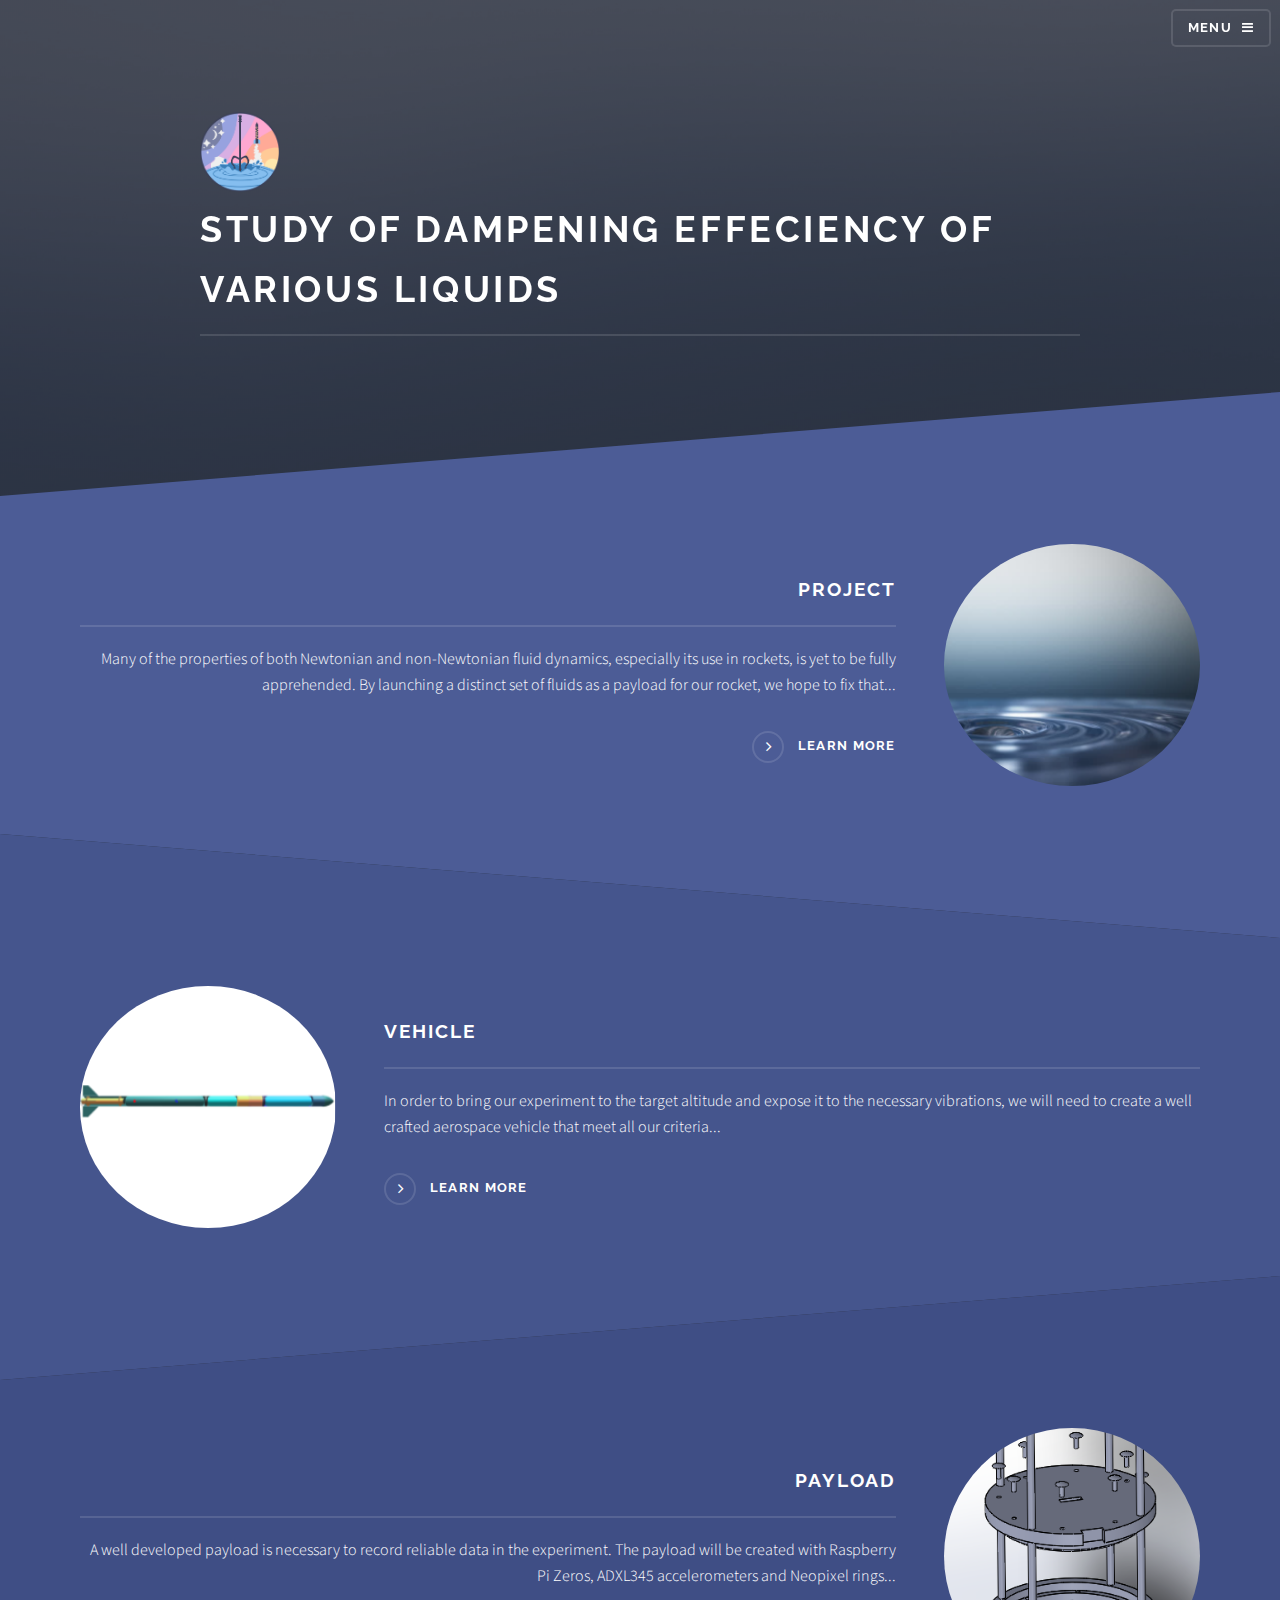
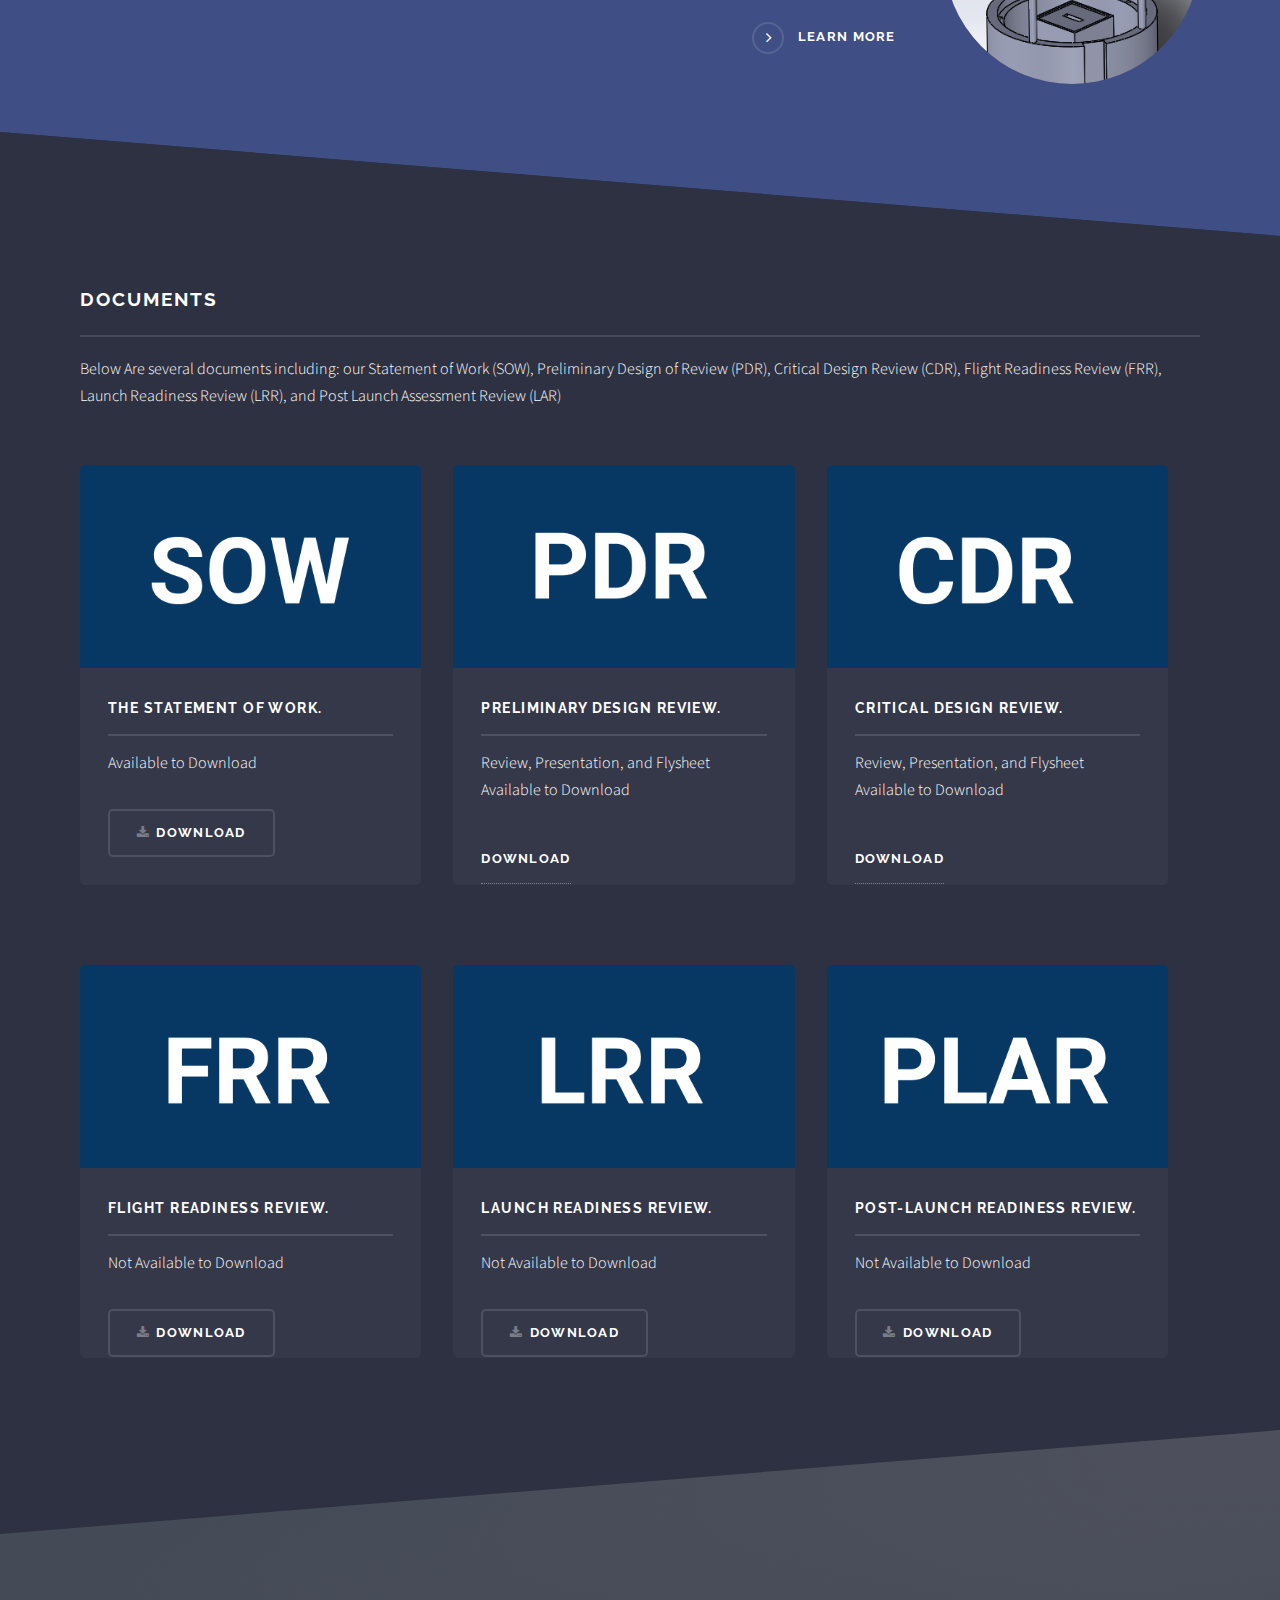
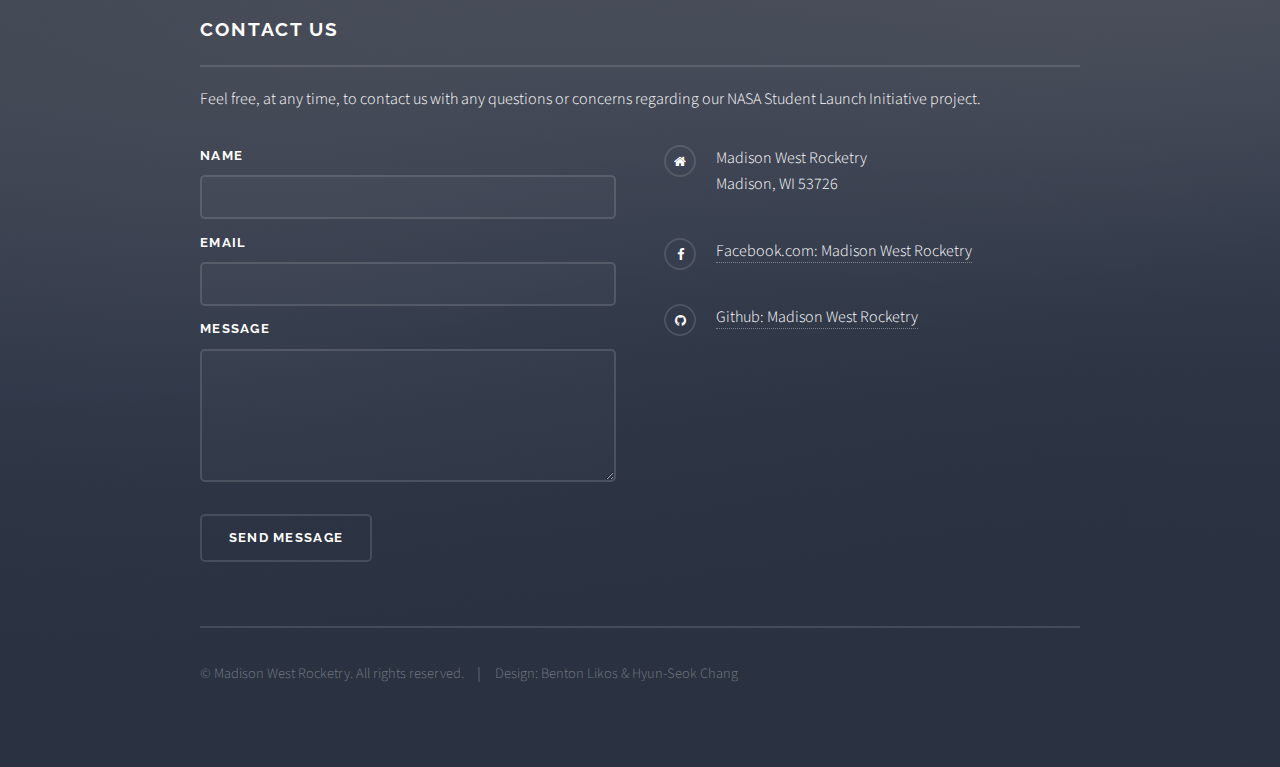
<file: SLI2018-web/index.html>
<!DOCTYPE HTML>

<html>
	<head>
		<title>SLI2018</title>
		<meta charset="utf-8" />
		<meta name="viewport" content="width=device-width, initial-scale=1" />
		<!--[if lte IE 8]><script src="assets/js/ie/html5shiv.js"></script><![endif]-->
		<link rel="stylesheet" href="assets/css/main.css" />
		<!--[if lte IE 9]><link rel="stylesheet" href="assets/css/ie9.css" /><![endif]-->
		<!--[if lte IE 8]><link rel="stylesheet" href="assets/css/ie8.css" /><![endif]-->

		<link rel="shortcut icon" type="image/x-icon" href="images/favicon.ico" />
	</head>
	<body>

		<!-- Page Wrapper -->
			<div id="page-wrapper">

				<!-- Header -->
					<header id="header" class="alt">
						<h1><a href="index.html">Home</a></h1>
						<nav>
							<a href="#menu">Menu</a>
						</nav>
					</header>

				<!-- Menu -->
					<nav id="menu">
						<div class="inner">
							<h2>Menu</h2>
							<ul class="links">
								<li><a href="index.html">Home</a></li>
								<li><a href="project.html">Project</a></li>
								<li><a href="vehicle.html">Vehicle</a></li>
								<li><a href="payload.html">Payload</a></li>
								<li><a href="#four">Documents</a></li>
								<li><a href="#">Team #not ready yet</a></li>
							</ul>
							<a href="#" class="close">Close</a>
						</div>
					</nav>

				<!-- Banner -->
					<section id="banner">
						<div class="inner">
							<img src="images/patch.png" alt="logo" style="width:5em;height:5em">
							<h2>Study of Dampening Effeciency of various Liquids</h2>
							
						</div>
					</section>

				<!-- Wrapper -->
					<section id="wrapper">

						<!-- One -->
							<section id="one" class="wrapper spotlight style1">
								<div class="inner">
									<a href="#" class="image"><img src="images/drop.png" alt="" /></a>
									<div class="content">
										<h2 class="major">Project</h2>
										<p>Many of the properties of both Newtonian and non-Newtonian fluid dynamics, especially its use in rockets, is yet to be fully apprehended. By launching a distinct set of fluids as a payload for our rocket, we hope to fix that...</p>
										<a href="project.html" class="special">Learn more</a>
									</div>
								</div>
							</section>

						<!-- Two -->
							<section id="two" class="wrapper alt spotlight style2">
								<div class="inner">
									<a href="#" class="image"><img src="images/vehicle2.png" alt="" /></a>
									<div class="content">
										<h2 class="major">Vehicle</h2>
										<p>In order to bring our experiment to the target altitude and expose it to the necessary vibrations, we will need to create a well crafted aerospace vehicle that meet all our criteria...										</p>
										<a href="vehicle.html" class="special">Learn more</a>
									</div>
								</div>
							</section>

						<!-- Three -->
							<section id="three" class="wrapper spotlight style3">
								<div class="inner">
									<a href="#" class="image"><img src="images/unit.png" alt="" /></a>
									<div class="content">
										<h2 class="major">Payload</h2>
										<p>A well developed payload is necessary to record reliable data in the experiment. The payload will be created with Raspberry Pi Zeros, ADXL345 accelerometers and Neopixel rings...</p>
										<a href="payload.html" class="special">Learn more</a>
									</div>
								</div>
							</section>

						<!-- Four -->
							<section id="four" class="wrapper alt style1">
								<div class="inner">
									<h2 class="major">Documents</h2>
									<p>Below Are several documents including: our Statement of Work (SOW), Preliminary Design of Review (PDR), Critical Design Review (CDR), Flight Readiness Review (FRR), Launch Readiness Review (LRR), and Post Launch Assessment Review (LAR) </p>
									<section class="features">
										<article>
											<a href="#" class="image"><img src="images/sow.png" alt="" /></a>
											<h3 class="major">The Statement of Work.</h3>
											<p>Available to Download</p>
											<a href="http://westrocketry.com/sli2018/SOW_MadisonWest2018_LiquidVibrations.pdf" class="button icon fa-download">Download</a>
										</article>
										<article>
											<a href="#" class="image"><img src="images/pdr.png" alt="" /></a>
											<h3 class="major">Preliminary Design Review.</h3>
											<p> Review, Presentation, and Flysheet Available to Download</p>

											<nav id="primary_nav_wrap" class="special">
												<ul>
													<li><a href="#">Download</a>
													  <ul>
														<li><a href="http://westrocketry.com/sli2018/PDR_MadisonWest2018_LiquidVibrations.pdf">Review</a></li>
														<li><a href="http://westrocketry.com/sli2018/PDP_MadisonWest2018_LiquidVibrations.pdf">Presentation</a></li>
														<li><a href="http://westrocketry.com/sli2018/MSRFS_PDR_MadisonWest2018_LiquidVibrations.pdf">Flysheet</a></li>
												<ul>
											</nav>

										</article>
										<article>
											<a href="#" class="image"><img src="images/cdr.png" alt="" /></a>
											<h3 class="major">Critical Design Review.</h3>
											<p> Review, Presentation, and Flysheet Available to Download</p>
											<nav id="primary_nav_wrap" class="special">
												<ul>
													<li><a href="#">Download</a>
													  <ul>
														<li><a href="http://westrocketry.com/sli2018/CDR_MadisonWest2018_LiquidVibrations.pdf">Review</a></li>
														<li><a href="http://westrocketry.com/sli2018/CDP_MadisonWest2018_LiquidVibrations.pdf">Presentation</a></li>
														<li><a href="http://westrocketry.com/sli2018/MSRFS_CDR_MadisonWest2018_LiquidVibrations.pdf">Flysheet</a></li>
												<ul>
											</nav>
										</article>
									</section>
									<section class="features">
										<article>
											<a href="#" class="image"><img src="images/frr.png" alt="" /></a>
											<h3 class="major">Flight Readiness Review.</h3>
											<p>Not Available to Download</p>
											<a href="#" class="button icon fa-download">Download</a>
										</article>
										<article>
											<a href="#" class="image"><img src="images/lrr.png" alt="" /></a>
											<h3 class="major">Launch Readiness Review.</h3>
											<p>Not Available to Download</p>
											<a href="#" class="button icon fa-download">Download</a>
										</article>
										<article>
											<a href="#" class="image"><img src="images/plar.png" alt="" /></a>
											<h3 class="major">Post-Launch Readiness Review.</h3>
											<p>Not Available to Download</p>
											<a href="#" class="button icon fa-download">Download</a>
										</article>
									</section>
								</div>
							</section>

					</section>

				<!-- Footer -->
					<section id="footer">
						<div class="inner">
							<h2 class="major">Contact us</h2>
							<p>Feel free, at any time, to contact us with any questions or concerns regarding our NASA Student Launch Initiative project.</p>
							<form method="post" action="form.php">
								<div class="field">
									<label for="name">Name</label>
									<input type="text" name="name" id="name" />
								</div>
								<div class="field">
									<label for="email">Email</label>
									<input type="email" name="email" id="email" />
								</div>
								<div class="field">
									<label for="message">Message</label>
									<textarea name="message" id="message" rows="4"></textarea>
								</div>
								<ul class="actions">
									<li><input type="submit" value="Send Message" /></li>
								</ul>
							</form>
							<ul class="contact">
								<li class="fa-home">
									Madison West Rocketry<br />
									Madison, WI 53726
								</li>
								<li class="fa-facebook"><a href="https://www.facebook.com/madison.west.rocketry/?hc_ref=ARQ9kBHO-fCoQ8c37cH3zInuod5IkcD6fDEi3Q0RMqFbkpqL4aDTRJMtVso4WFNcUog&fref=nf">Facebook.com: Madison West Rocketry</a></li>
								<li class="fa-github"><a href="https://github.com/94KeyboardsSmashed/SLI2017_Hurgus_Madison">Github: Madison West Rocketry</a></li>
							</ul>
							<ul class="copyright">
								<li>&copy; Madison West Rocketry. All rights reserved.</li><li>Design: Benton Likos &amp; Hyun-Seok Chang</li>
							</ul>
						</div>
					</section>

			</div>

		<!-- Scripts -->
			<script src="assets/js/skel.min.js"></script>
			<script src="assets/js/jquery.min.js"></script>
			<script src="assets/js/jquery.scrollex.min.js"></script>
			<script src="assets/js/util.js"></script>
			<!--[if lte IE 8]><script src="assets/js/ie/respond.min.js"></script><![endif]-->
			<script src="assets/js/main.js"></script>

	</body>
</html>
</file>
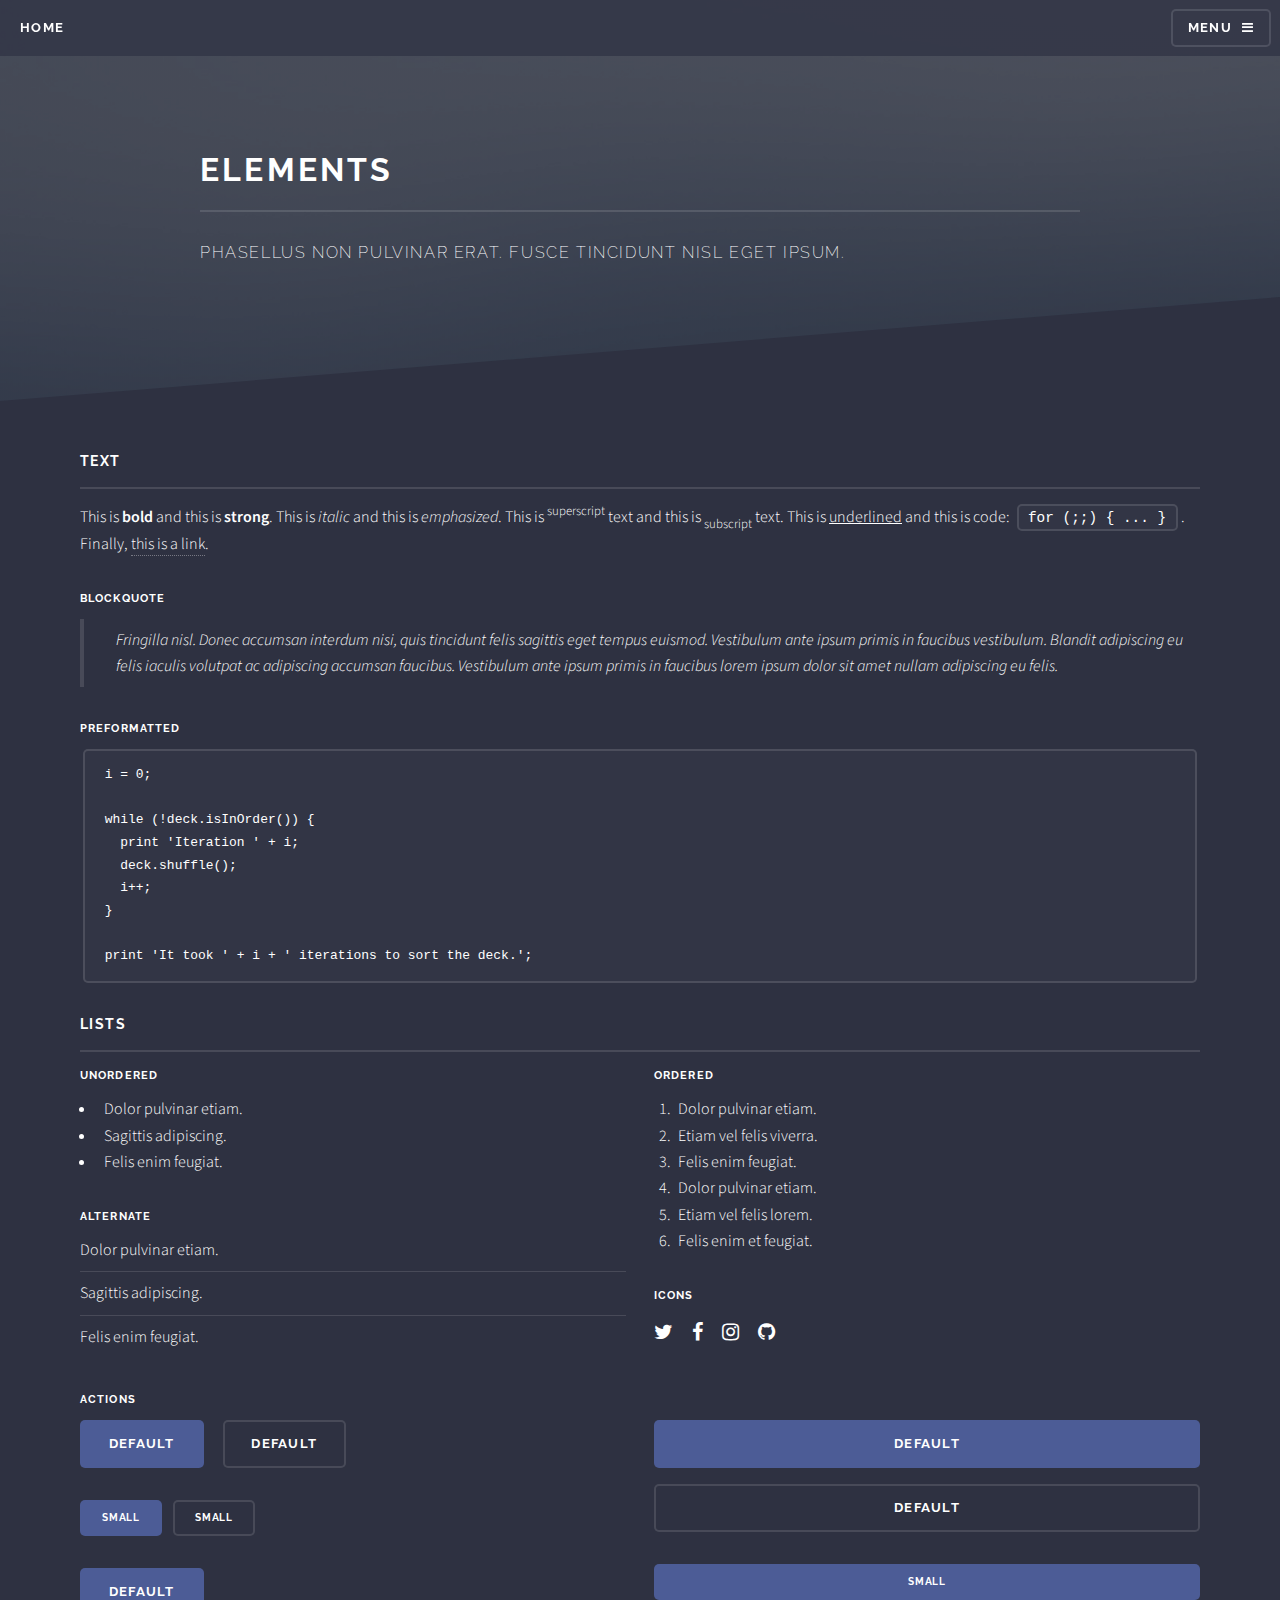
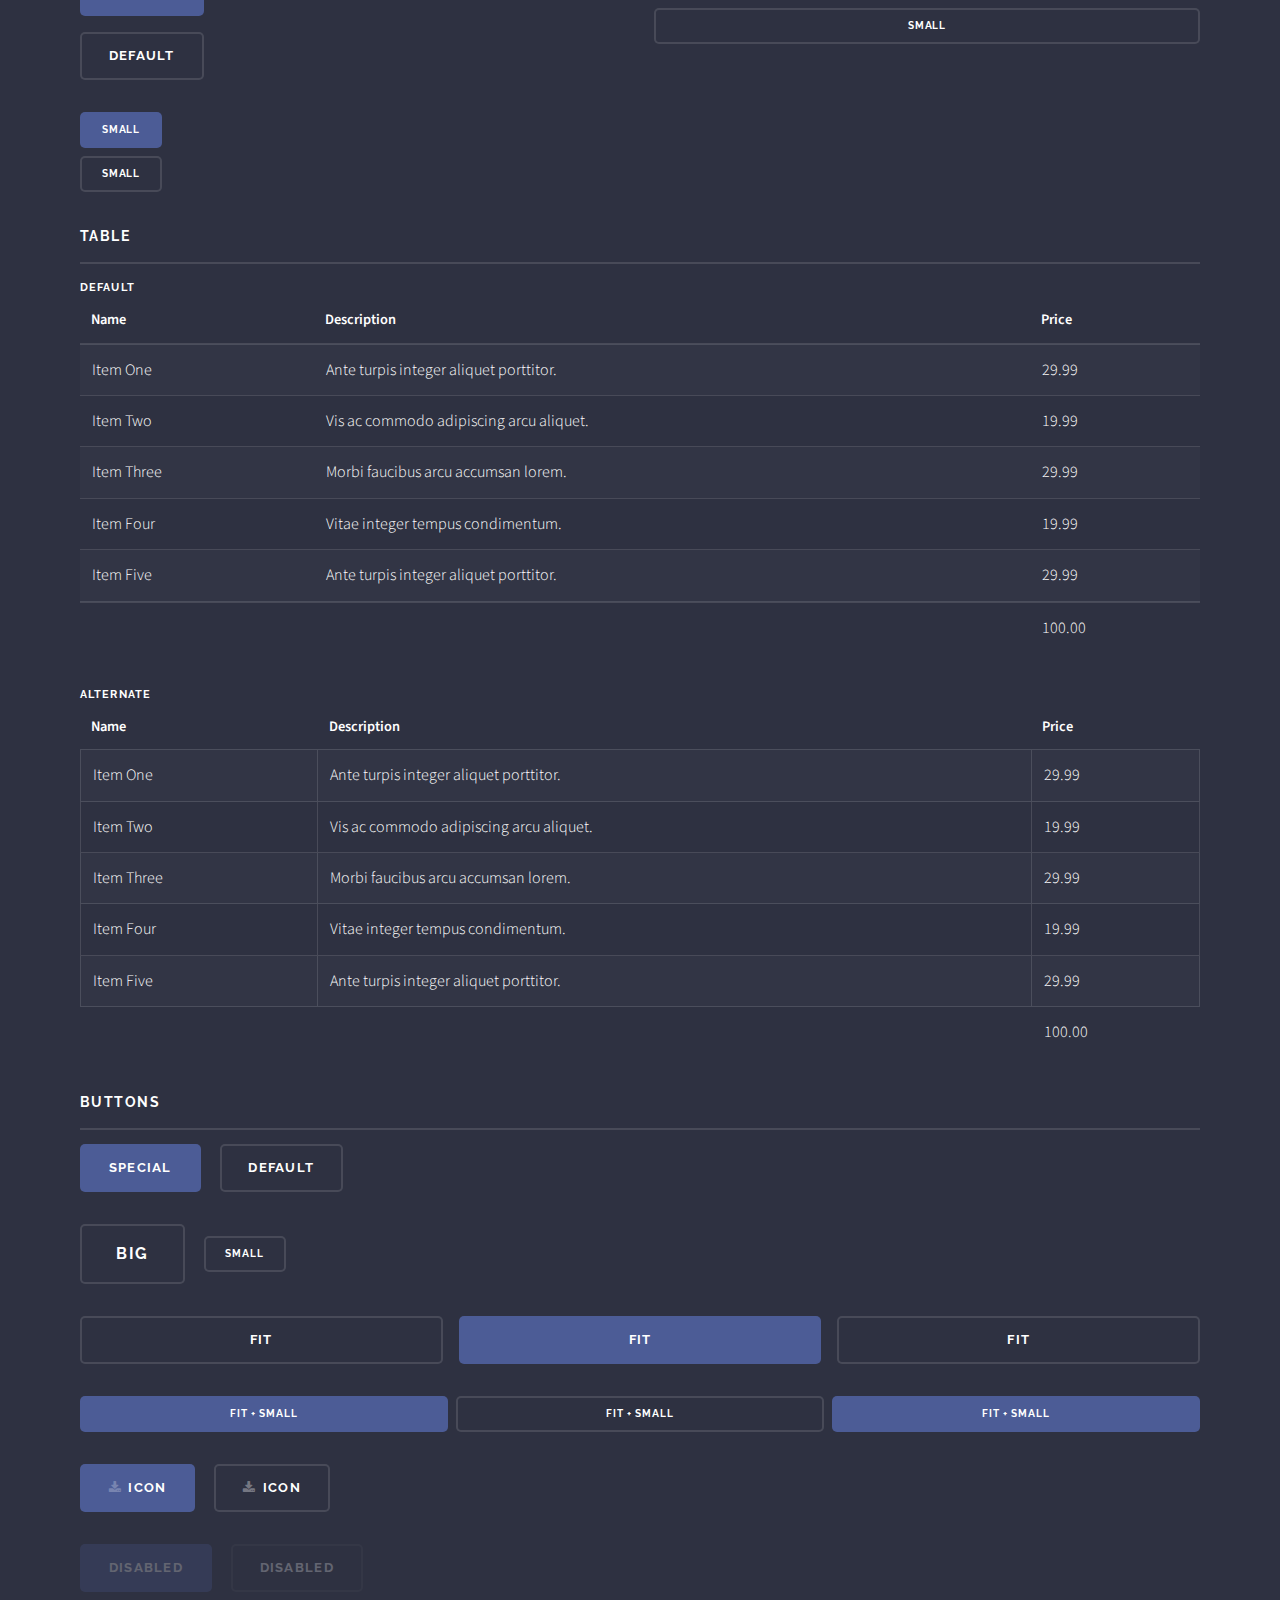
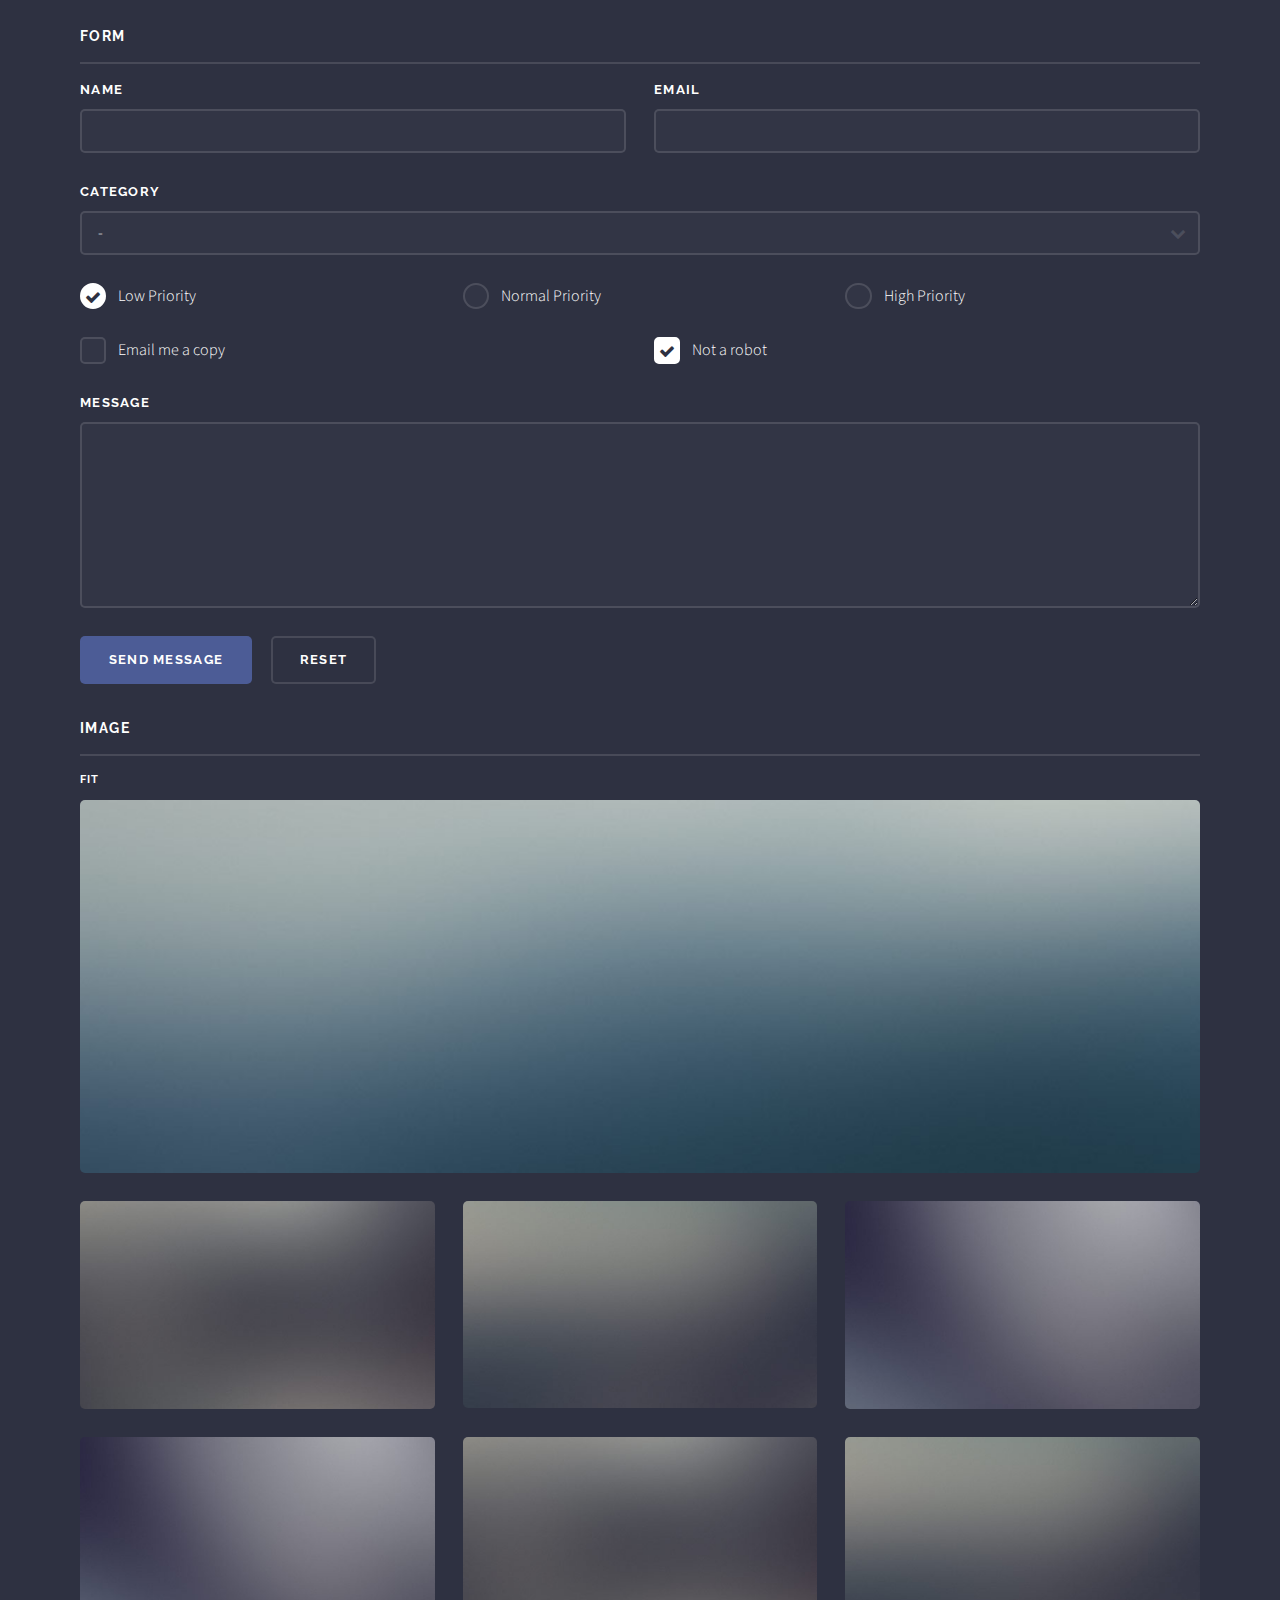
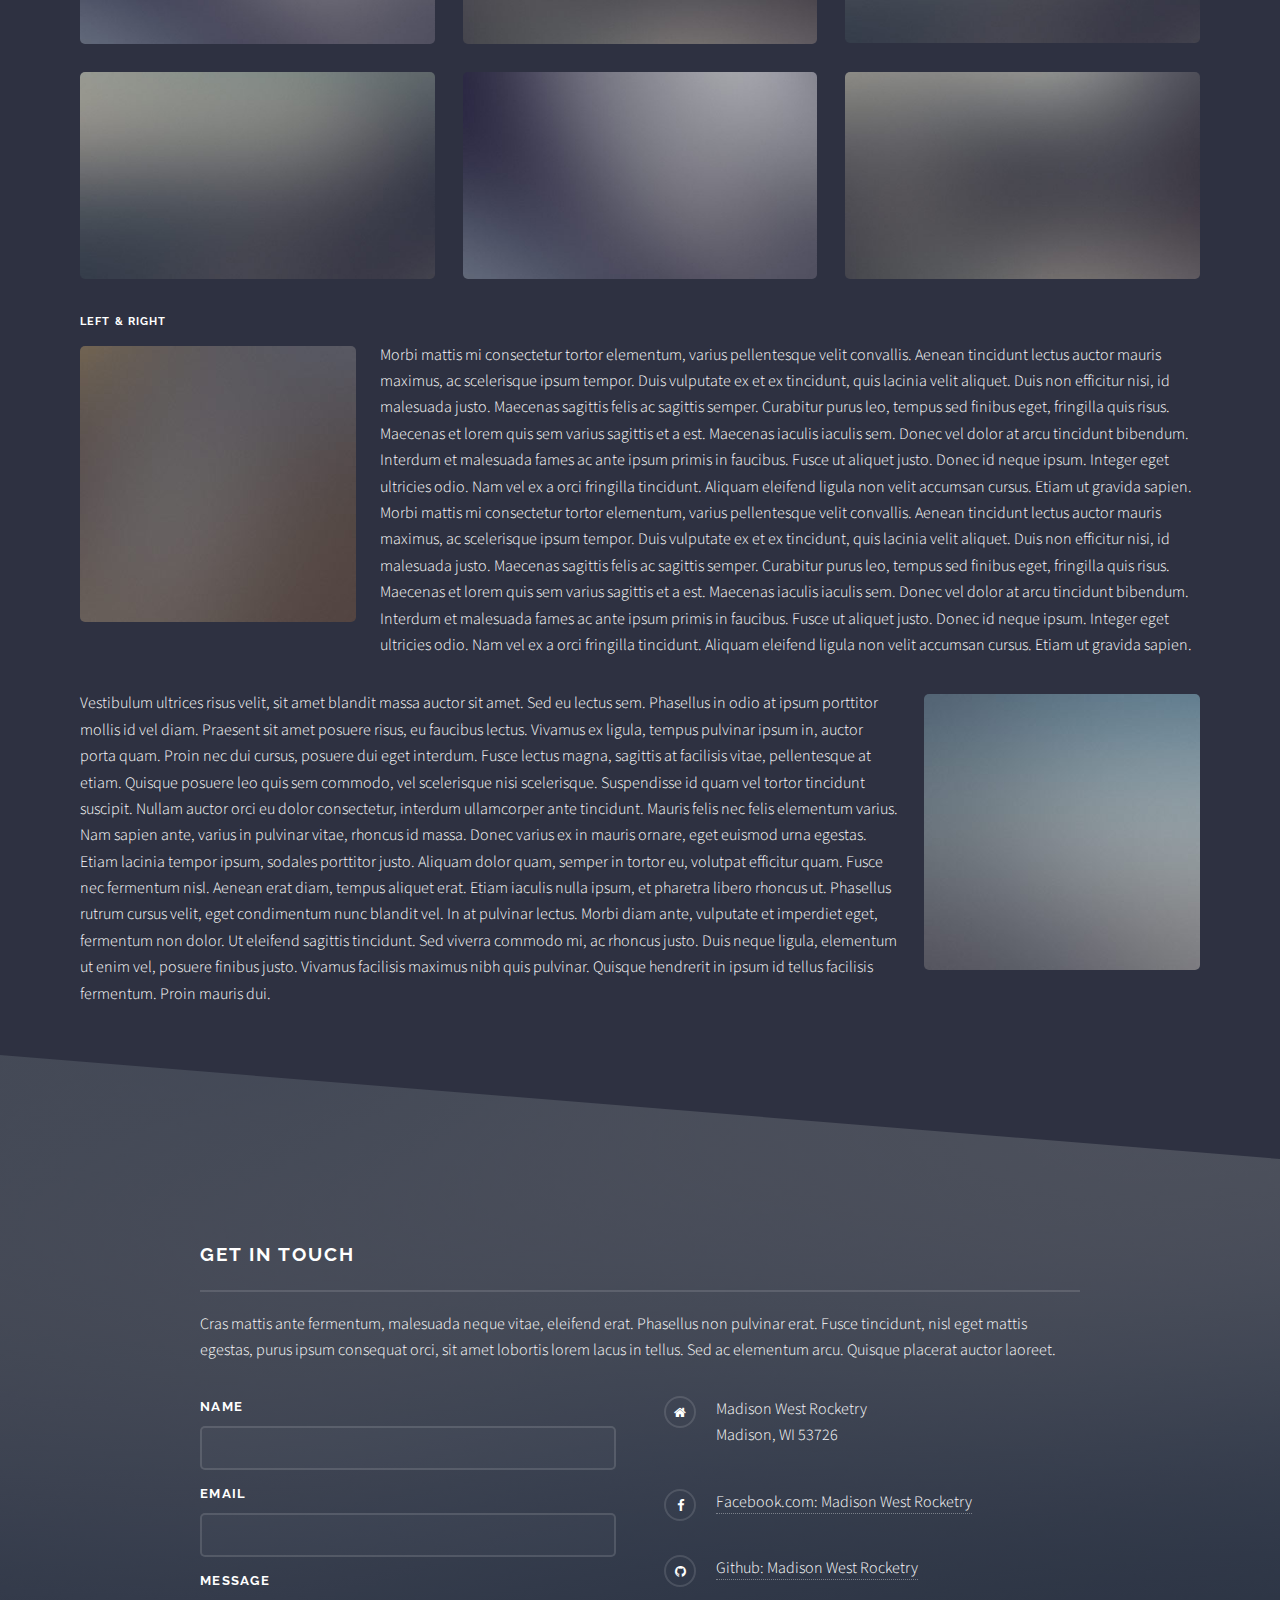
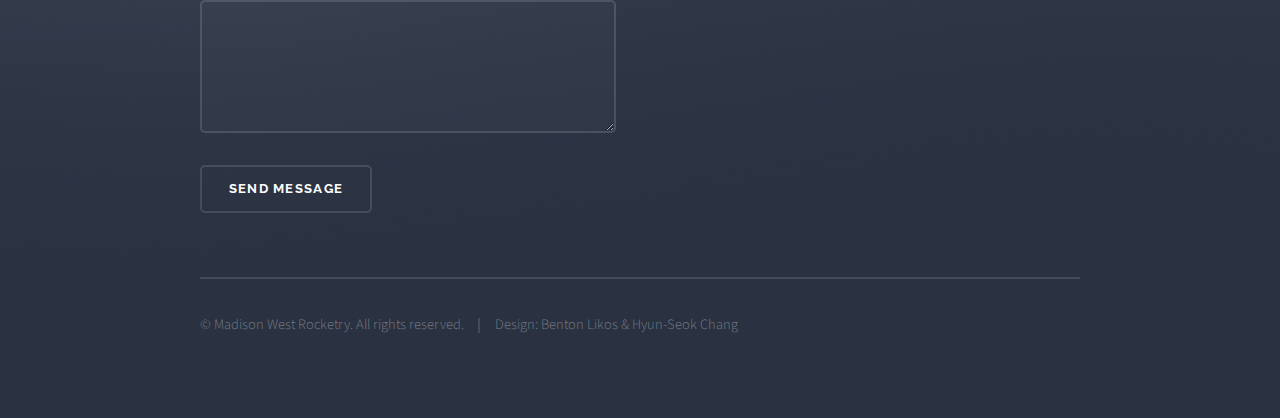
<file: SLI2018-web/elements.html>
<!DOCTYPE HTML>
<!--
	Solid State by HTML5 UP
	html5up.net | @ajlkn
	Free for personal and commercial use under the CCA 3.0 license (html5up.net/license)
-->
<html>
	<head>
		<title>SLI2018</title>
		<meta charset="utf-8" />
		<meta name="viewport" content="width=device-width, initial-scale=1" />
		<!--[if lte IE 8]><script src="assets/js/ie/html5shiv.js"></script><![endif]-->
		<link rel="stylesheet" href="assets/css/main.css" />
		<!--[if lte IE 9]><link rel="stylesheet" href="assets/css/ie9.css" /><![endif]-->
		<!--[if lte IE 8]><link rel="stylesheet" href="assets/css/ie8.css" /><![endif]-->

		<link rel="shortcut icon" type="image/x-icon" href="images/favicon.ico" />
	</head>
	<body>

		<!-- Page Wrapper -->
			<div id="page-wrapper">

				<!-- Header -->
					<header id="header">
						<h1><a href="index.html">Home</a></h1>
						<nav>
							<a href="#menu">Menu</a>
						</nav>
					</header>

				<!-- Menu -->
					<nav id="menu">
						<div class="inner">
							<h2>Menu</h2>
							<ul class="links">
								<li><a href="index.html">Home</a></li>
								<li><a href="project.html">Project</a></li>
								<li><a href="vehicle.html">Vehicle</a></li>
								<li><a href="payload.html">Payload</a></li>
								<li><a href="#">Documents</a></li>
								<li><a href="#">Team</a></li>
							</ul>
							<a href="#" class="close">Close</a>
						</div>
					</nav>

				<!-- Wrapper -->
					<section id="wrapper">
						<header>
							<div class="inner">
								<h2>Elements</h2>
								<p>Phasellus non pulvinar erat. Fusce tincidunt nisl eget ipsum.</p>
							</div>
						</header>

						<!-- Content -->
							<div class="wrapper">
								<div class="inner">

									<section>
										<h3 class="major">Text</h3>
										<p>This is <b>bold</b> and this is <strong>strong</strong>. This is <i>italic</i> and this is <em>emphasized</em>.
										This is <sup>superscript</sup> text and this is <sub>subscript</sub> text.
										This is <u>underlined</u> and this is code: <code>for (;;) { ... }</code>. Finally, <a href="#">this is a link</a>.</p>
										<h4>Blockquote</h4>
										<blockquote>Fringilla nisl. Donec accumsan interdum nisi, quis tincidunt felis sagittis eget tempus euismod. Vestibulum ante ipsum primis in faucibus vestibulum. Blandit adipiscing eu felis iaculis volutpat ac adipiscing accumsan faucibus. Vestibulum ante ipsum primis in faucibus lorem ipsum dolor sit amet nullam adipiscing eu felis.</blockquote>
										<h4>Preformatted</h4>
										<pre><code>i = 0;

while (!deck.isInOrder()) {
  print 'Iteration ' + i;
  deck.shuffle();
  i++;
}

print 'It took ' + i + ' iterations to sort the deck.';</code></pre>
									</section>

									<section>
										<h3 class="major">Lists</h3>
										<div class="row">
											<div class="6u 12u$(medium)">
												<h4>Unordered</h4>
												<ul>
													<li>Dolor pulvinar etiam.</li>
													<li>Sagittis adipiscing.</li>
													<li>Felis enim feugiat.</li>
												</ul>
												<h4>Alternate</h4>
												<ul class="alt">
													<li>Dolor pulvinar etiam.</li>
													<li>Sagittis adipiscing.</li>
													<li>Felis enim feugiat.</li>
												</ul>
											</div>
											<div class="6u$ 12u$(medium)">
												<h4>Ordered</h4>
												<ol>
													<li>Dolor pulvinar etiam.</li>
													<li>Etiam vel felis viverra.</li>
													<li>Felis enim feugiat.</li>
													<li>Dolor pulvinar etiam.</li>
													<li>Etiam vel felis lorem.</li>
													<li>Felis enim et feugiat.</li>
												</ol>
												<h4>Icons</h4>
												<ul class="icons">
													<li><a href="#" class="icon fa-twitter"><span class="label">Twitter</span></a></li>
													<li><a href="#" class="icon fa-facebook"><span class="label">Facebook</span></a></li>
													<li><a href="#" class="icon fa-instagram"><span class="label">Instagram</span></a></li>
													<li><a href="#" class="icon fa-github"><span class="label">Github</span></a></li>
												</ul>
											</div>
										</div>
										<h4>Actions</h4>
										<div class="row">
											<div class="6u 12u$(medium)">
												<ul class="actions">
													<li><a href="#" class="button special">Default</a></li>
													<li><a href="#" class="button">Default</a></li>
												</ul>
												<ul class="actions small">
													<li><a href="#" class="button special small">Small</a></li>
													<li><a href="#" class="button small">Small</a></li>
												</ul>
												<ul class="actions vertical">
													<li><a href="#" class="button special">Default</a></li>
													<li><a href="#" class="button">Default</a></li>
												</ul>
												<ul class="actions vertical small">
													<li><a href="#" class="button special small">Small</a></li>
													<li><a href="#" class="button small">Small</a></li>
												</ul>
											</div>
											<div class="6u 12u$(medium)">
												<ul class="actions vertical">
													<li><a href="#" class="button special fit">Default</a></li>
													<li><a href="#" class="button fit">Default</a></li>
												</ul>
												<ul class="actions vertical small">
													<li><a href="#" class="button special small fit">Small</a></li>
													<li><a href="#" class="button small fit">Small</a></li>
												</ul>
											</div>
										</div>
									</section>

									<section>
										<h3 class="major">Table</h3>
										<h4>Default</h4>
										<div class="table-wrapper">
											<table>
												<thead>
													<tr>
														<th>Name</th>
														<th>Description</th>
														<th>Price</th>
													</tr>
												</thead>
												<tbody>
													<tr>
														<td>Item One</td>
														<td>Ante turpis integer aliquet porttitor.</td>
														<td>29.99</td>
													</tr>
													<tr>
														<td>Item Two</td>
														<td>Vis ac commodo adipiscing arcu aliquet.</td>
														<td>19.99</td>
													</tr>
													<tr>
														<td>Item Three</td>
														<td> Morbi faucibus arcu accumsan lorem.</td>
														<td>29.99</td>
													</tr>
													<tr>
														<td>Item Four</td>
														<td>Vitae integer tempus condimentum.</td>
														<td>19.99</td>
													</tr>
													<tr>
														<td>Item Five</td>
														<td>Ante turpis integer aliquet porttitor.</td>
														<td>29.99</td>
													</tr>
												</tbody>
												<tfoot>
													<tr>
														<td colspan="2"></td>
														<td>100.00</td>
													</tr>
												</tfoot>
											</table>
										</div>

										<h4>Alternate</h4>
										<div class="table-wrapper">
											<table class="alt">
												<thead>
													<tr>
														<th>Name</th>
														<th>Description</th>
														<th>Price</th>
													</tr>
												</thead>
												<tbody>
													<tr>
														<td>Item One</td>
														<td>Ante turpis integer aliquet porttitor.</td>
														<td>29.99</td>
													</tr>
													<tr>
														<td>Item Two</td>
														<td>Vis ac commodo adipiscing arcu aliquet.</td>
														<td>19.99</td>
													</tr>
													<tr>
														<td>Item Three</td>
														<td> Morbi faucibus arcu accumsan lorem.</td>
														<td>29.99</td>
													</tr>
													<tr>
														<td>Item Four</td>
														<td>Vitae integer tempus condimentum.</td>
														<td>19.99</td>
													</tr>
													<tr>
														<td>Item Five</td>
														<td>Ante turpis integer aliquet porttitor.</td>
														<td>29.99</td>
													</tr>
												</tbody>
												<tfoot>
													<tr>
														<td colspan="2"></td>
														<td>100.00</td>
													</tr>
												</tfoot>
											</table>
										</div>
									</section>

									<section>
										<h3 class="major">Buttons</h3>
										<ul class="actions">
											<li><a href="#" class="button special">Special</a></li>
											<li><a href="#" class="button">Default</a></li>
										</ul>
										<ul class="actions">
											<li><a href="#" class="button big">Big</a></li>
											<li><a href="#" class="button small">Small</a></li>
										</ul>
										<ul class="actions fit">
											<li><a href="#" class="button fit">Fit</a></li>
											<li><a href="#" class="button special fit">Fit</a></li>
											<li><a href="#" class="button fit">Fit</a></li>
										</ul>
										<ul class="actions fit small">
											<li><a href="#" class="button special fit small">Fit + Small</a></li>
											<li><a href="#" class="button fit small">Fit + Small</a></li>
											<li><a href="#" class="button special fit small">Fit + Small</a></li>
										</ul>
										<ul class="actions">
											<li><a href="#" class="button special icon fa-download">Icon</a></li>
											<li><a href="#" class="button icon fa-download">Icon</a></li>
										</ul>
										<ul class="actions">
											<li><span class="button special disabled">Disabled</span></li>
											<li><span class="button disabled">Disabled</span></li>
										</ul>
									</section>

									<section>
										<h3 class="major">Form</h3>
										<form method="post" action="#">
											<div class="row uniform">
												<div class="6u 12u$(xsmall)">
													<label for="demo-name">Name</label>
													<input type="text" name="demo-name" id="demo-name" value="" />
												</div>
												<div class="6u$ 12u$(xsmall)">
													<label for="demo-email">Email</label>
													<input type="email" name="demo-email" id="demo-email" value="" />
												</div>
												<div class="12u$">
													<label for="demo-category">Category</label>
													<div class="select-wrapper">
														<select name="demo-category" id="demo-category">
															<option value="">-</option>
															<option value="1">Manufacturing</option>
															<option value="1">Shipping</option>
															<option value="1">Administration</option>
															<option value="1">Human Resources</option>
														</select>
													</div>
												</div>
												<div class="4u 12u$(small)">
													<input type="radio" id="demo-priority-low" name="demo-priority" checked>
													<label for="demo-priority-low">Low Priority</label>
												</div>
												<div class="4u 12u$(small)">
													<input type="radio" id="demo-priority-normal" name="demo-priority">
													<label for="demo-priority-normal">Normal Priority</label>
												</div>
												<div class="4u$ 12u$(small)">
													<input type="radio" id="demo-priority-high" name="demo-priority">
													<label for="demo-priority-high">High Priority</label>
												</div>
												<div class="6u 12u$(small)">
													<input type="checkbox" id="demo-copy" name="demo-copy">
													<label for="demo-copy">Email me a copy</label>
												</div>
												<div class="6u$ 12u$(small)">
													<input type="checkbox" id="demo-human" name="demo-human" checked>
													<label for="demo-human">Not a robot</label>
												</div>
												<div class="12u$">
													<label for="demo-message">Message</label>
													<textarea name="demo-message" id="demo-message" rows="6"></textarea>
												</div>
												<div class="12u$">
													<ul class="actions">
														<li><input type="submit" value="Send Message" class="special" /></li>
														<li><input type="reset" value="Reset" /></li>
													</ul>
												</div>
											</div>
										</form>
									</section>

									<section>
										<h3 class="major">Image</h3>
										<h4>Fit</h4>
										<div class="box alt">
											<div class="row uniform">
												<div class="12u$"><span class="image fit"><img src="images/pic08.jpg" alt="" /></span></div>
												<div class="4u"><span class="image fit"><img src="images/pic05.jpg" alt="" /></span></div>
												<div class="4u"><span class="image fit"><img src="images/pic06.jpg" alt="" /></span></div>
												<div class="4u$"><span class="image fit"><img src="images/pic07.jpg" alt="" /></span></div>
												<div class="4u"><span class="image fit"><img src="images/pic07.jpg" alt="" /></span></div>
												<div class="4u"><span class="image fit"><img src="images/pic05.jpg" alt="" /></span></div>
												<div class="4u$"><span class="image fit"><img src="images/pic06.jpg" alt="" /></span></div>
												<div class="4u"><span class="image fit"><img src="images/pic06.jpg" alt="" /></span></div>
												<div class="4u"><span class="image fit"><img src="images/pic07.jpg" alt="" /></span></div>
												<div class="4u$"><span class="image fit"><img src="images/pic05.jpg" alt="" /></span></div>
											</div>
										</div>
										<h4>Left &amp; Right</h4>
										<p><span class="image left"><img src="images/pic01.jpg" alt="" /></span>Morbi mattis mi consectetur tortor elementum, varius pellentesque velit convallis. Aenean tincidunt lectus auctor mauris maximus, ac scelerisque ipsum tempor. Duis vulputate ex et ex tincidunt, quis lacinia velit aliquet. Duis non efficitur nisi, id malesuada justo. Maecenas sagittis felis ac sagittis semper. Curabitur purus leo, tempus sed finibus eget, fringilla quis risus. Maecenas et lorem quis sem varius sagittis et a est. Maecenas iaculis iaculis sem. Donec vel dolor at arcu tincidunt bibendum. Interdum et malesuada fames ac ante ipsum primis in faucibus. Fusce ut aliquet justo. Donec id neque ipsum. Integer eget ultricies odio. Nam vel ex a orci fringilla tincidunt. Aliquam eleifend ligula non velit accumsan cursus. Etiam ut gravida sapien. Morbi mattis mi consectetur tortor elementum, varius pellentesque velit convallis. Aenean tincidunt lectus auctor mauris maximus, ac scelerisque ipsum tempor. Duis vulputate ex et ex tincidunt, quis lacinia velit aliquet. Duis non efficitur nisi, id malesuada justo. Maecenas sagittis felis ac sagittis semper. Curabitur purus leo, tempus sed finibus eget, fringilla quis risus. Maecenas et lorem quis sem varius sagittis et a est. Maecenas iaculis iaculis sem. Donec vel dolor at arcu tincidunt bibendum. Interdum et malesuada fames ac ante ipsum primis in faucibus. Fusce ut aliquet justo. Donec id neque ipsum. Integer eget ultricies odio. Nam vel ex a orci fringilla tincidunt. Aliquam eleifend ligula non velit accumsan cursus. Etiam ut gravida sapien.</p>
										<p><span class="image right"><img src="images/pic02.jpg" alt="" /></span>Vestibulum ultrices risus velit, sit amet blandit massa auctor sit amet. Sed eu lectus sem. Phasellus in odio at ipsum porttitor mollis id vel diam. Praesent sit amet posuere risus, eu faucibus lectus. Vivamus ex ligula, tempus pulvinar ipsum in, auctor porta quam. Proin nec dui cursus, posuere dui eget interdum. Fusce lectus magna, sagittis at facilisis vitae, pellentesque at etiam. Quisque posuere leo quis sem commodo, vel scelerisque nisi scelerisque. Suspendisse id quam vel tortor tincidunt suscipit. Nullam auctor orci eu dolor consectetur, interdum ullamcorper ante tincidunt. Mauris felis nec felis elementum varius. Nam sapien ante, varius in pulvinar vitae, rhoncus id massa. Donec varius ex in mauris ornare, eget euismod urna egestas. Etiam lacinia tempor ipsum, sodales porttitor justo. Aliquam dolor quam, semper in tortor eu, volutpat efficitur quam. Fusce nec fermentum nisl. Aenean erat diam, tempus aliquet erat. Etiam iaculis nulla ipsum, et pharetra libero rhoncus ut. Phasellus rutrum cursus velit, eget condimentum nunc blandit vel. In at pulvinar lectus. Morbi diam ante, vulputate et imperdiet eget, fermentum non dolor. Ut eleifend sagittis tincidunt. Sed viverra commodo mi, ac rhoncus justo. Duis neque ligula, elementum ut enim vel, posuere finibus justo. Vivamus facilisis maximus nibh quis pulvinar. Quisque hendrerit in ipsum id tellus facilisis fermentum. Proin mauris dui.</p>
									</section>

								</div>
							</div>

					</section>

				<!-- Footer -->
					<section id="footer">
						<div class="inner">
							<h2 class="major">Get in touch</h2>
							<p>Cras mattis ante fermentum, malesuada neque vitae, eleifend erat. Phasellus non pulvinar erat. Fusce tincidunt, nisl eget mattis egestas, purus ipsum consequat orci, sit amet lobortis lorem lacus in tellus. Sed ac elementum arcu. Quisque placerat auctor laoreet.</p>
							<form method="post" action="#">
								<div class="field">
									<label for="name">Name</label>
									<input type="text" name="name" id="name" />
								</div>
								<div class="field">
									<label for="email">Email</label>
									<input type="email" name="email" id="email" />
								</div>
								<div class="field">
									<label for="message">Message</label>
									<textarea name="message" id="message" rows="4"></textarea>
								</div>
								<ul class="actions">
									<li><input type="submit" value="Send Message" /></li>
								</ul>
							</form>
							<ul class="contact">
								<li class="fa-home">
									Madison West Rocketry<br />
									Madison, WI 53726
								</li>
								<li class="fa-facebook"><a href="https://www.facebook.com/madison.west.rocketry/?hc_ref=ARQ9kBHO-fCoQ8c37cH3zInuod5IkcD6fDEi3Q0RMqFbkpqL4aDTRJMtVso4WFNcUog&fref=nf">Facebook.com: Madison West Rocketry</a></li>
								<li class="fa-github"><a href="https://github.com/94KeyboardsSmashed/SLI2017_Hurgus_Madison">Github: Madison West Rocketry</a></li>
							</ul>
							<ul class="copyright">
								<li>&copy; Madison West Rocketry. All rights reserved.</li><li>Design: Benton Likos &amp; Hyun-Seok Chang</li>
							</ul>
						</div>
					</section>

			</div>

		<!-- Scripts -->
			<script src="assets/js/skel.min.js"></script>
			<script src="assets/js/jquery.min.js"></script>
			<script src="assets/js/jquery.scrollex.min.js"></script>
			<script src="assets/js/util.js"></script>
			<!--[if lte IE 8]><script src="assets/js/ie/respond.min.js"></script><![endif]-->
			<script src="assets/js/main.js"></script>

	</body>
</html>
</file>
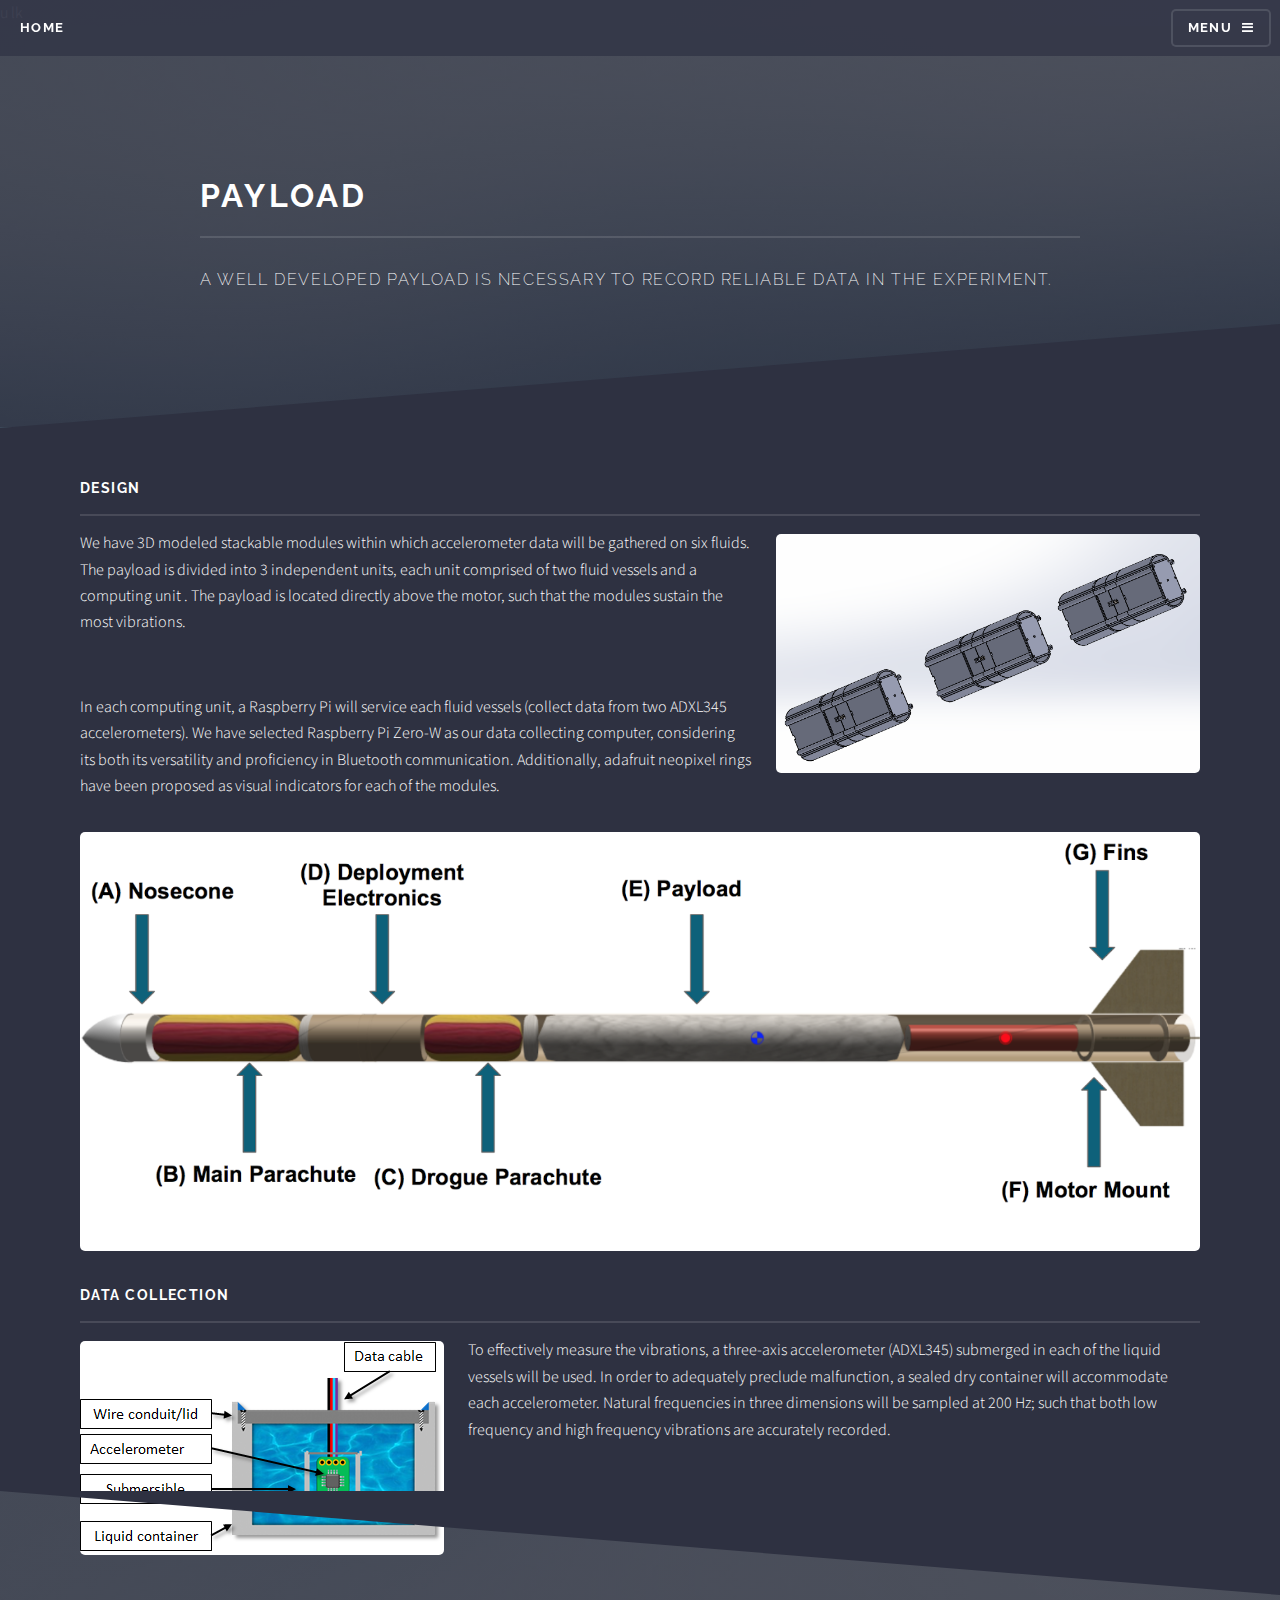
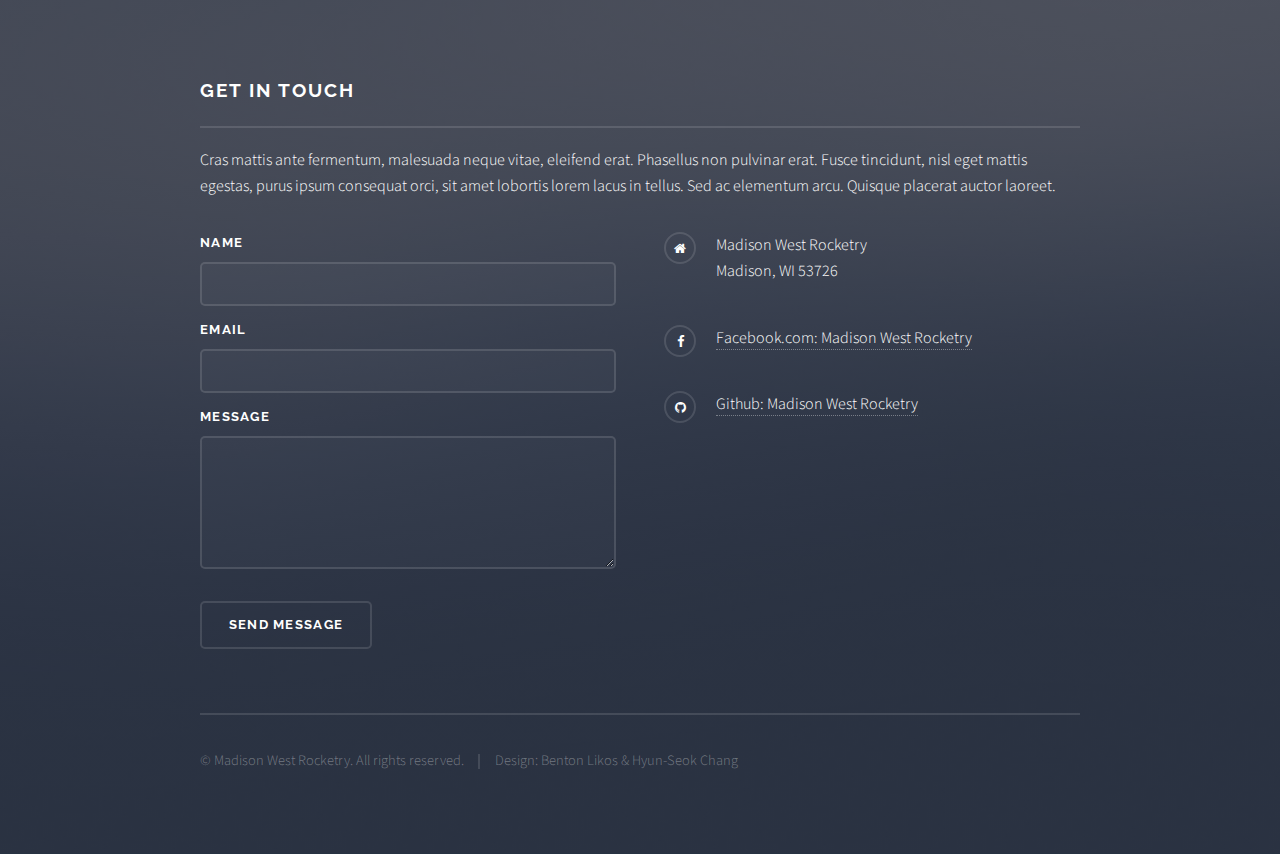
<file: SLI2018-web/payload.html>
<!DOCTYPE HTML>
<!--
	Solid State by HTML5 UP
	html5up.net | @ajlkn
	Free for personal and commercial use under the CCA 3.0 license (html5up.net/license)
-->
<html>
	<head>
		<title>SLI2018</title>
		<meta charset="utf-8" />
		<meta name="viewport" content="width=device-width, initial-scale=1" />
		<!--[if lte IE 8]><script src="assets/js/ie/html5shiv.js"></script><![endif]-->
		<link rel="stylesheet" href="assets/css/main.css" />
		<!--[if lte IE 9]><link rel="stylesheet" href="assets/css/ie9.css" /><![endif]-->
		<!--[if lte IE 8]><link rel="stylesheet" href="assets/css/ie8.css" /><![endif]-->

		<link rel="shortcut icon" type="image/x-icon" href="images/favicon.ico" />
	</head>
	<body>

		<!-- Page Wrapper -->
			<div id="page-wrapper">

				<!-- Header -->
					<header id="header">
						<h1><a href="index.html">Home</a></h1>
						<nav>
							<a href="#menu">Menu</a>
						</nav>
					</header>

				<!-- Menu -->
					<nav id="menu">
						<div class="inner">
							<h2>Menu</h2>
							<ul class="links">
								<li><a href="index.html">Home</a></li>
								<li><a href="project.html">Project</a></li>
                                <li><a href="vehicle.html">Vehicle</a></li>
                                <li><a href="payload.html">Payload</a></li>
								<li><a href="#">Documents</a></li>
								<li><a href="#">Team</a></li>
							</ul>
							<a href="#" class="close">Close</a>
						</div>
					</nav>

				<!-- Wrapper -->u lk
					<section id="wrapper">
						<header>
							<div class="inner">
								<h2>Payload</h2>
								<p>A well developed payload is necessary to record reliable data in the experiment.</p>
							</div>
						</header>

						<!-- Content -->
							<div class="wrapper">
								<div class="inner">

									<h3 class="major">Design</h3>
									<p><span class="image right"><img src="images/unit2.png" alt="" /></span>We have 3D modeled stackable modules within which accelerometer data will be gathered on six fluids. The payload is divided into 3 independent units, each unit comprised of two fluid vessels and a computing unit . The payload is located directly above the motor, such that the modules sustain the most vibrations. </p>
									<br>
									<p>In each computing unit, a Raspberry Pi will service each fluid vessels (collect data from two ADXL345 accelerometers). We have selected Raspberry Pi Zero-W as our data collecting computer, considering its both its versatility and proficiency in Bluetooth communication. Additionally, adafruit neopixel rings have been proposed as visual indicators for each of the modules.</p>
									<div class="12u$"><span class="image fit"><img src="images/vehicle3.png" alt=""/></span></div>

									<h3 class="major">Data Collection</h3>
								<p><span class="image left"><img src="images/unit3.png" alt="" /></span>To effectively measure the vibrations, a three-axis accelerometer (ADXL345) submerged in each of the liquid vessels will be used. In order to adequately preclude malfunction, a sealed dry container will accommodate each accelerometer. Natural frequencies in three dimensions will be sampled at 200 Hz; such that  both low frequency and high frequency vibrations are accurately recorded. </p>



								</div>
							</div>

					</section>

				<!-- Footer -->
					<section id="footer">
						<div class="inner">
							<h2 class="major">Get in touch</h2>
							<p>Cras mattis ante fermentum, malesuada neque vitae, eleifend erat. Phasellus non pulvinar erat. Fusce tincidunt, nisl eget mattis egestas, purus ipsum consequat orci, sit amet lobortis lorem lacus in tellus. Sed ac elementum arcu. Quisque placerat auctor laoreet.</p>
							<form method="post" action="#">
								<div class="field">
									<label for="name">Name</label>
									<input type="text" name="name" id="name" />
								</div>
								<div class="field">
									<label for="email">Email</label>
									<input type="email" name="email" id="email" />
								</div>
								<div class="field">
									<label for="message">Message</label>
									<textarea name="message" id="message" rows="4"></textarea>
								</div>
								<ul class="actions">
									<li><input type="submit" value="Send Message" /></li>
								</ul>
							</form>
							<ul class="contact">
								<li class="fa-home">
									Madison West Rocketry<br />
									Madison, WI 53726
								</li>
								<li class="fa-facebook"><a href="https://www.facebook.com/madison.west.rocketry/?hc_ref=ARQ9kBHO-fCoQ8c37cH3zInuod5IkcD6fDEi3Q0RMqFbkpqL4aDTRJMtVso4WFNcUog&fref=nf">Facebook.com: Madison West Rocketry</a></li>
								<li class="fa-github"><a href="https://github.com/94KeyboardsSmashed/SLI2017_Hurgus_Madison">Github: Madison West Rocketry</a></li>
							</ul>
							<ul class="copyright">
								<li>&copy; Madison West Rocketry. All rights reserved.</li><li>Design: Benton Likos &amp; Hyun-Seok Chang</li>
							</ul>
						</div>
					</section>

			</div>

		<!-- Scripts -->
			<script src="assets/js/skel.min.js"></script>
			<script src="assets/js/jquery.min.js"></script>
			<script src="assets/js/jquery.scrollex.min.js"></script>
			<script src="assets/js/util.js"></script>
			<!--[if lte IE 8]><script src="assets/js/ie/respond.min.js"></script><![endif]-->
			<script src="assets/js/main.js"></script>

	</body>
</html>
</file>
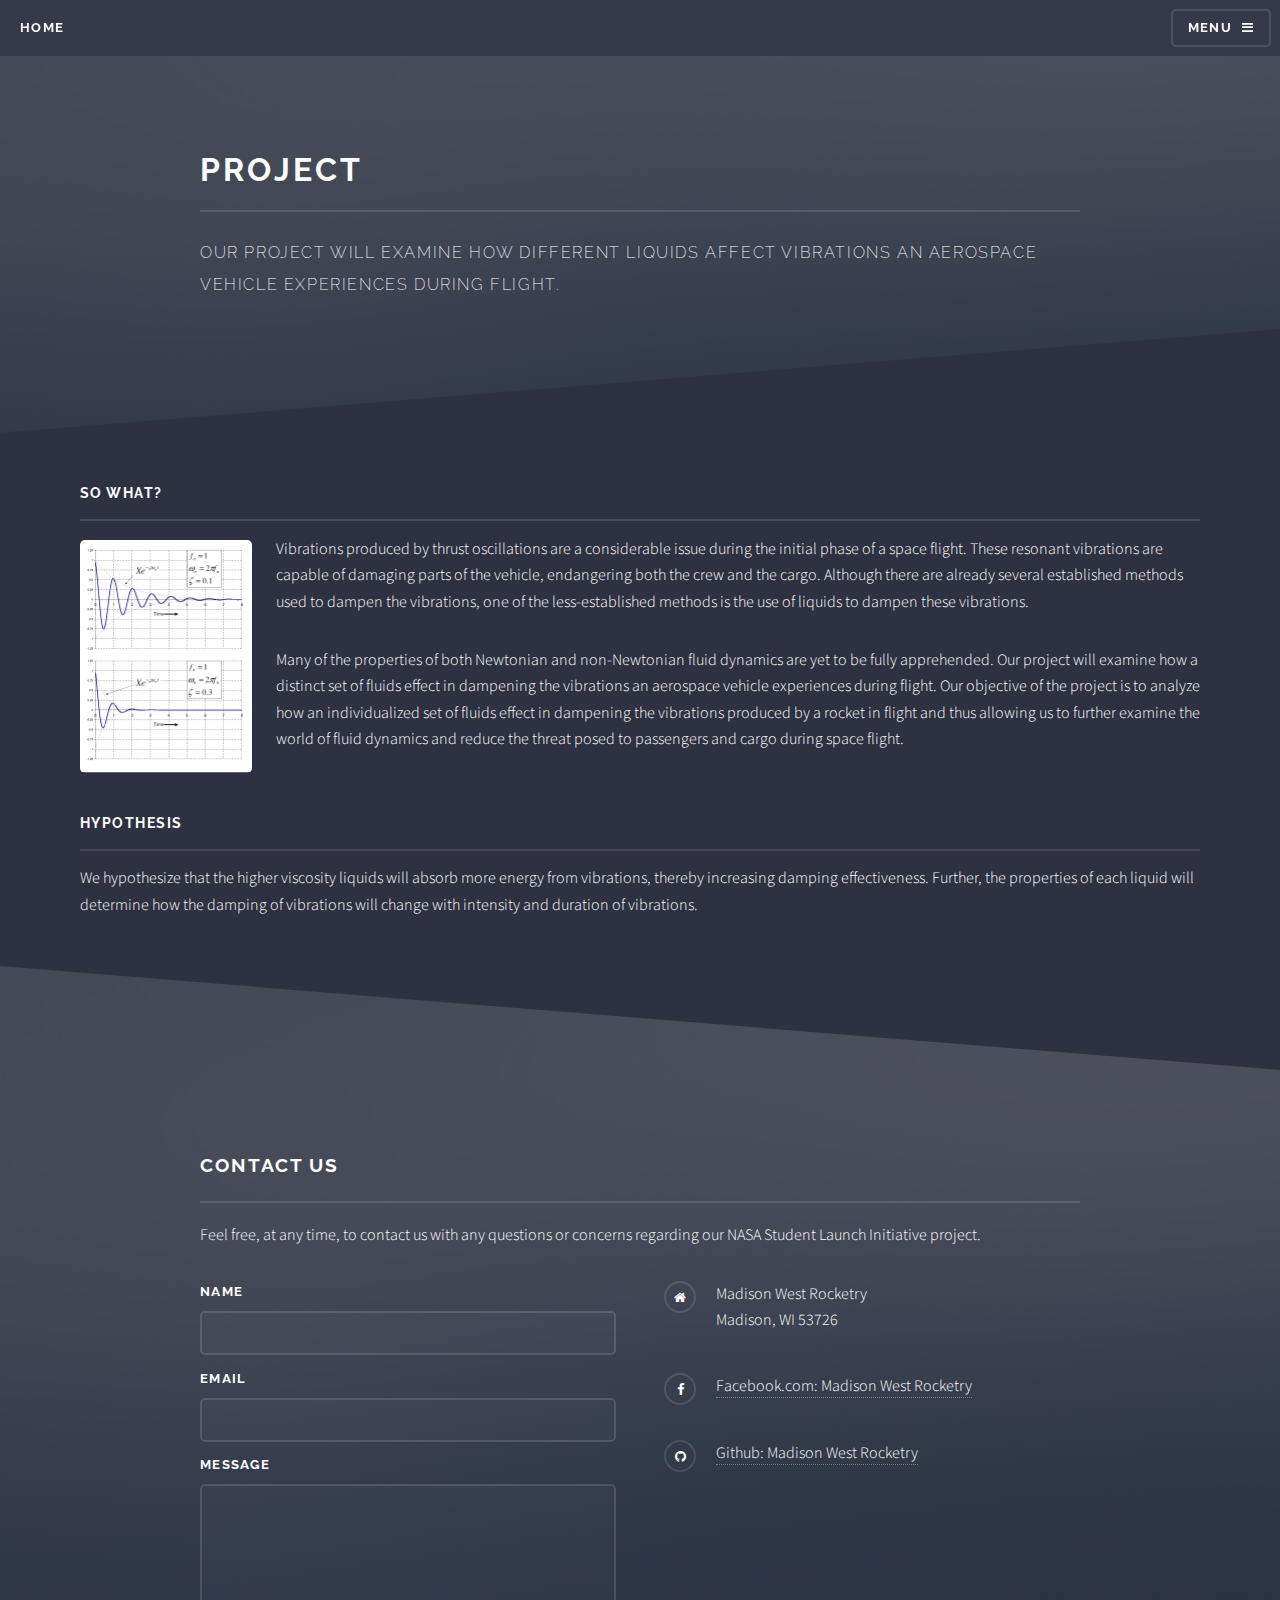
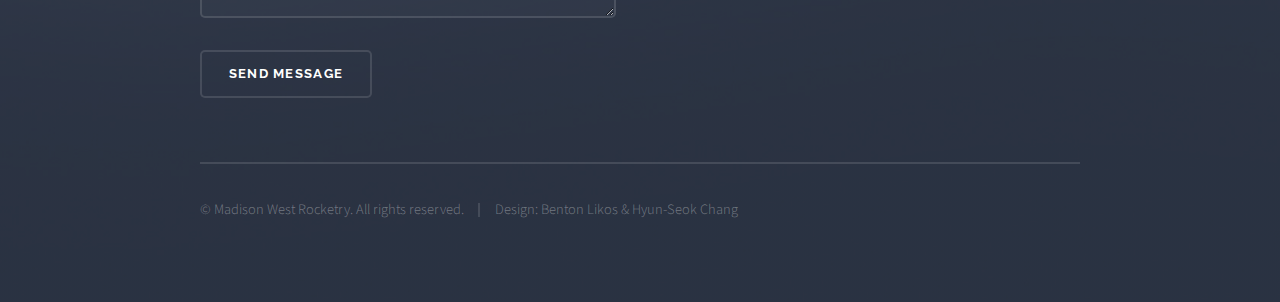
<file: SLI2018-web/project.html>
<!DOCTYPE HTML>
<!--
	Solid State by HTML5 UP
	html5up.net | @ajlkn
	Free for personal and commercial use under the CCA 3.0 license (html5up.net/license)
-->
<html>
	<head>
		<title>SLI2018</title>
		<meta charset="utf-8" />
		<meta name="viewport" content="width=device-width, initial-scale=1" />
		<!--[if lte IE 8]><script src="assets/js/ie/html5shiv.js"></script><![endif]-->
		<link rel="stylesheet" href="assets/css/main.css" />
		<!--[if lte IE 9]><link rel="stylesheet" href="assets/css/ie9.css" /><![endif]-->
        <!--[if lte IE 8]><link rel="stylesheet" href="assets/css/ie8.css" /><![endif]-->
        
        <link rel="shortcut icon" type="image/x-icon" href="images/favicon.ico" />
	</head>
	<body>

		<!-- Page Wrapper -->
			<div id="page-wrapper">

				<!-- Header -->
					<header id="header">
						<h1><a href="index.html">Home</a></h1>
						<nav>
							<a href="#menu">Menu</a>
						</nav>
					</header>

				<!-- Menu -->
                    <nav id="menu">
                        <div class="inner">
                            <h2>Menu</h2>
                            <ul class="links">
                                <li><a href="index.html">Home</a></li>
                                <li><a href="project.html">Project</a></li>
                                <li><a href="vehicle.html">Vehicle</a></li>
                                <li><a href="payload.html">Payload</a></li>
								<li><a href="#">Documents</a></li>
								<li><a href="#">Team</a></li>
                            </ul>
                            <a href="#" class="close">Close</a>
                        </div>
                    </nav>

				<!-- Wrapper -->
					<section id="wrapper">
						<header>
							<div class="inner">
								<h2>Project</h2>
								<p> Our project will examine how different liquids affect vibrations an aerospace vehicle experiences during flight. </p>
							</div>
						</header>

						<!-- Content -->
							<div class="wrapper">
								<div class="inner">

									<h3 class="major">So What?</h3>
									<p><span class="image left"><img src="images/vibration.png" alt="" style="height: 90%;"/></span>Vibrations produced by thrust oscillations are a considerable issue during the initial phase of a space flight. These resonant vibrations are capable of damaging parts of the vehicle, endangering both the crew and the cargo. Although there are already several established methods used to dampen the vibrations, one of the less-established methods is the use of liquids to dampen these vibrations.</p>

									<p>Many of the properties of both Newtonian and non-Newtonian fluid dynamics are yet to be fully apprehended. Our project will examine how a distinct set of fluids effect in dampening the vibrations an aerospace vehicle experiences during flight. Our objective of the project is to analyze how an individualized set of fluids effect in dampening the vibrations produced by a rocket in flight and thus allowing us to further examine the world of fluid dynamics and reduce the threat posed to passengers and cargo during space flight.</p>
									<br>
									<h3 class="major">Hypothesis</h3>
									<p>We hypothesize that the higher viscosity liquids will absorb more energy from vibrations, thereby increasing damping effectiveness. Further, the properties of each liquid will determine how the damping of vibrations will change with intensity and duration of vibrations.</p>

									<!--<div class="12u$"><span class="image fit"><img src="images/pic08.jpg" alt=""/></span></div>-->
								</div>
							</div>

					</section>

				<!-- Footer -->
				<section id="footer">
						<div class="inner">
							<h2 class="major">Contact us</h2>
							<p>Feel free, at any time, to contact us with any questions or concerns regarding our NASA Student Launch Initiative project.</p>
							<form method="post" action="form.php">
								<div class="field">
									<label for="name">Name</label>
									<input type="text" name="name" id="name" />
								</div>
								<div class="field">
									<label for="email">Email</label>
									<input type="email" name="email" id="email" />
								</div>
								<div class="field">
									<label for="message">Message</label>
									<textarea name="message" id="message" rows="4"></textarea>
								</div>
								<ul class="actions">
									<li><input type="submit" value="Send Message" /></li>
								</ul>
							</form>
							<ul class="contact">
								<li class="fa-home">
									Madison West Rocketry<br />
									Madison, WI 53726
								</li>
								<li class="fa-facebook"><a href="https://www.facebook.com/madison.west.rocketry/?hc_ref=ARQ9kBHO-fCoQ8c37cH3zInuod5IkcD6fDEi3Q0RMqFbkpqL4aDTRJMtVso4WFNcUog&fref=nf">Facebook.com: Madison West Rocketry</a></li>
								<li class="fa-github"><a href="https://github.com/94KeyboardsSmashed/SLI2017_Hurgus_Madison">Github: Madison West Rocketry</a></li>
							</ul>
							<ul class="copyright">
								<li>&copy; Madison West Rocketry. All rights reserved.</li><li>Design: Benton Likos &amp; Hyun-Seok Chang</li>
							</ul>
						</div>
					</section>

			</div>

		<!-- Scripts -->
			<script src="assets/js/skel.min.js"></script>
			<script src="assets/js/jquery.min.js"></script>
			<script src="assets/js/jquery.scrollex.min.js"></script>
			<script src="assets/js/util.js"></script>
			<!--[if lte IE 8]><script src="assets/js/ie/respond.min.js"></script><![endif]-->
			<script src="assets/js/main.js"></script>

	</body>
</html>
</file>
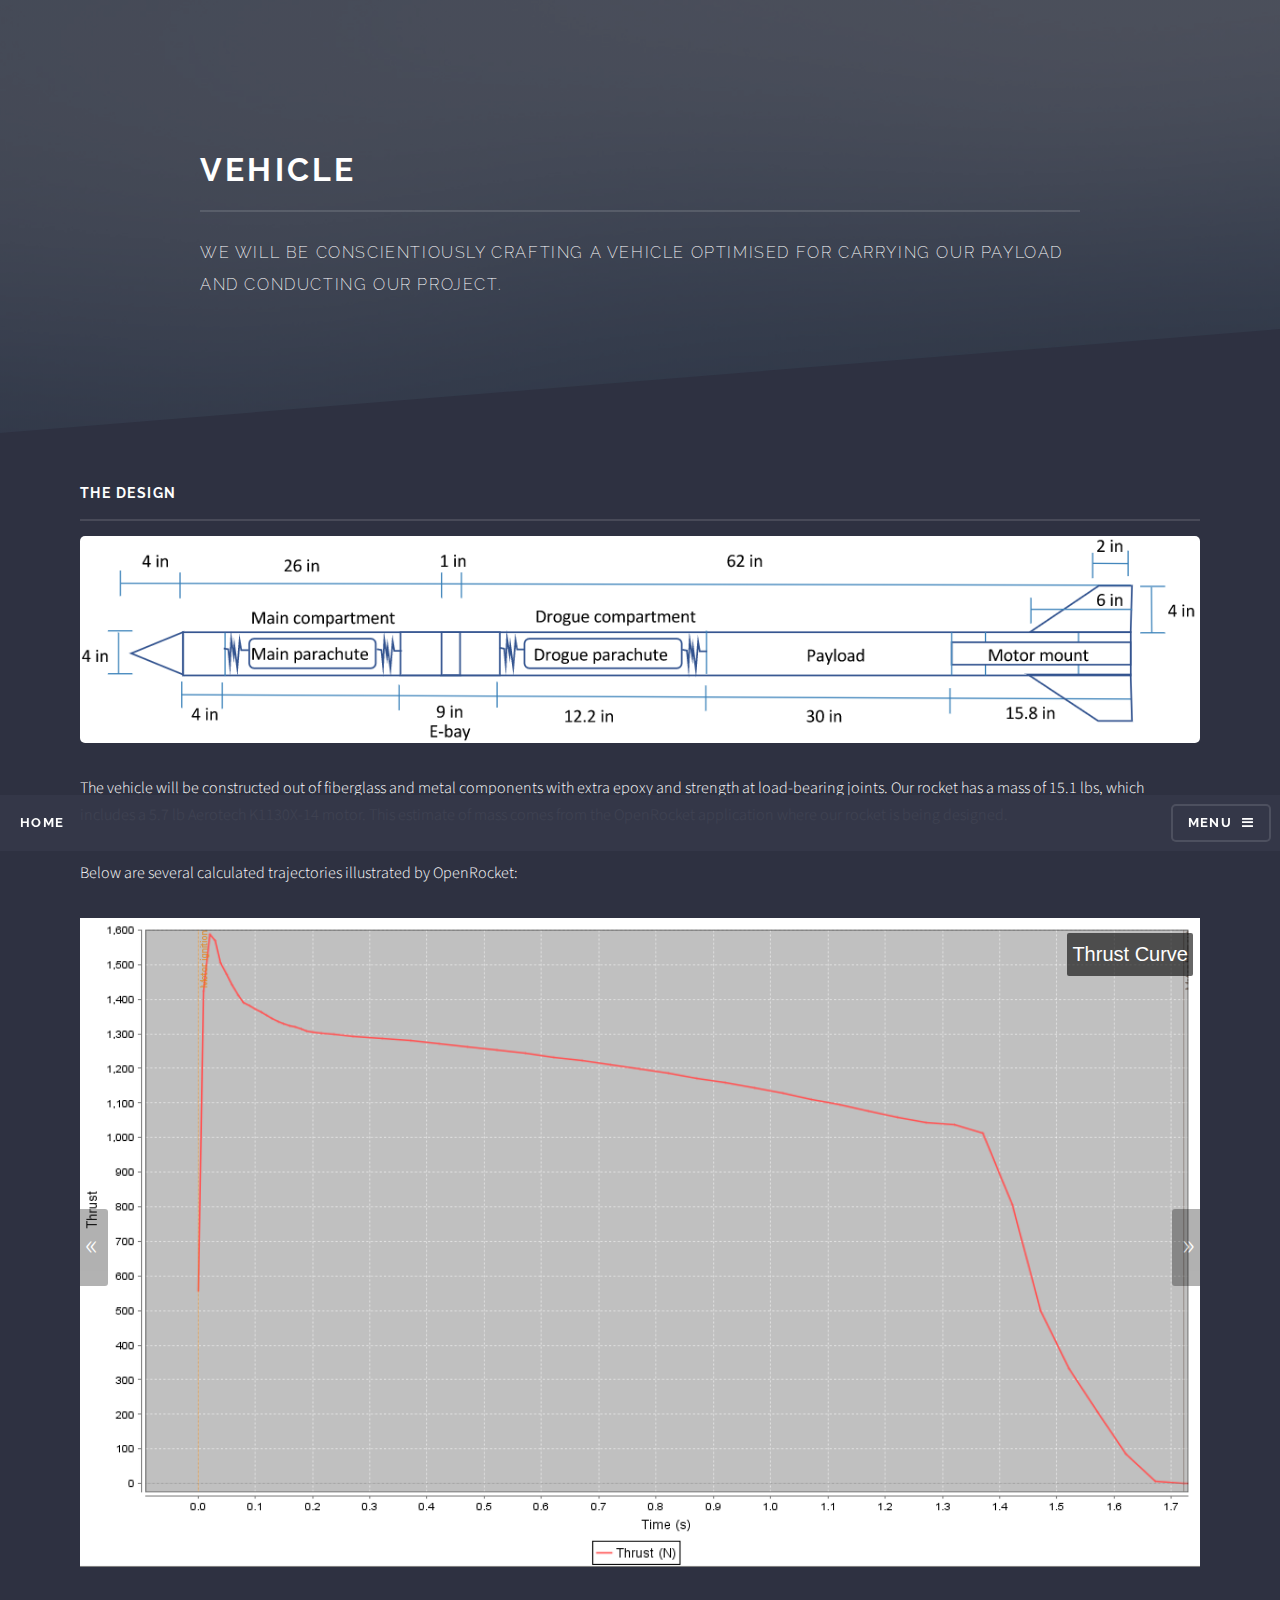
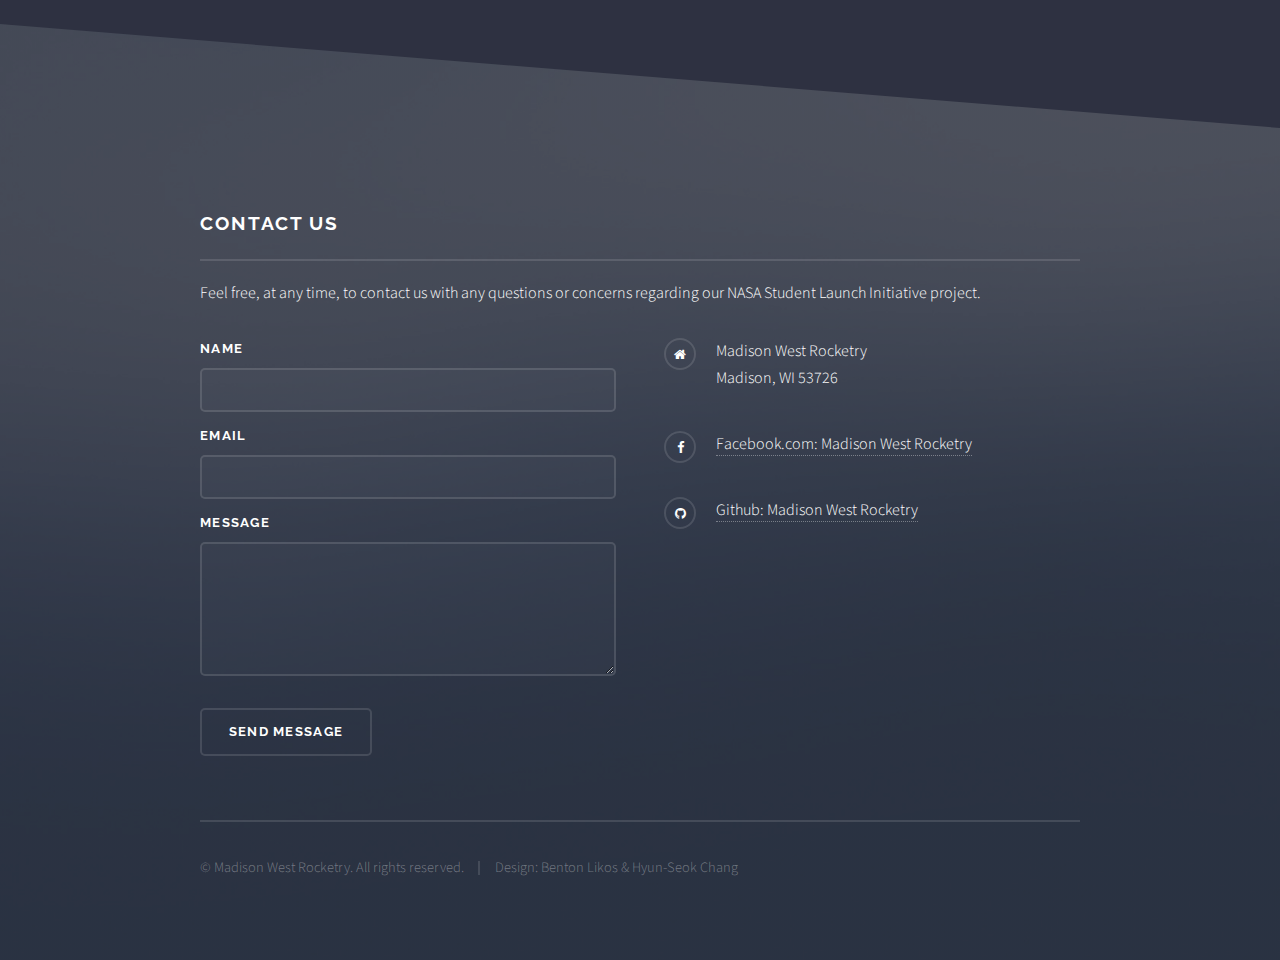
<file: SLI2018-web/vehicle.html>
<!DOCTYPE HTML>
<!--
	Solid State by HTML5 UP
	html5up.net | @ajlkn
	Free for personal and commercial use under the CCA 3.0 license (html5up.net/license)
-->
<html>
	<head>
		<title>SLI2018</title>
		<meta charset="utf-8" />
		<meta name="viewport" content="width=device-width, initial-scale=1" />
		<!--[if lte IE 8]><script src="assets/js/ie/html5shiv.js"></script><![endif]-->
		<link rel="stylesheet" href="assets/css/main.css" />
		<!--[if lte IE 9]><link rel="stylesheet" href="assets/css/ie9.css" /><![endif]-->
		<!--[if lte IE 8]><link rel="stylesheet" href="assets/css/ie8.css" /><![endif]-->

		<link rel="shortcut icon" type="image/x-icon" href="images/favicon.ico" />
	</head>
	<body>

		<!-- Page Wrapper -->
			<div id="page-wrapper">

				<!-- Header -->
					<header id="header">
						<h1><a href="index.html">Home</a></h1>
						<nav>
							<a href="#menu">Menu</a>
						</nav>
					</header>

				<!-- Menu -->
					<nav id="menu">
						<div class="inner">
							<h2>Menu</h2>
							<ul class="links">
								<li><a href="index.html">Home</a></li>
								<li><a href="project.html">Project</a></li>
								<li><a href="vehicle.html">Vehicle</a></li>
								<li><a href="payload.html">Payload</a></li>
								<li><a href="#">Documents</a></li>
								<li><a href="#">Team</a></li>
							</ul>
							<a href="#" class="close">Close</a>
						</div>
					</nav>

				<!-- Wrapper -->
					<section id="wrapper">
						<header>
							<div class="inner">
								<h2>Vehicle</h2>
								<p>We will be conscientiously crafting a vehicle optimised for carrying our payload and conducting our project.</p>
							</div>
						</header>

						<!-- Content -->
							<div class="wrapper">
								<div class="inner">
									<h3 class="major">The Design</h3>
									<div class="12u$"><span class="image fit"><img src="images/vehicle1.png" alt=""/></span></div>
									<p>The vehicle will be constructed out of fiberglass and metal components with extra epoxy and strength at load-bearing joints. Our rocket has a mass of 15.1 lbs, which includes a 5.7 lb Aerotech K1130X-14 motor. This estimate of mass comes from the OpenRocket application where our rocket is being designed.</p>
									<p>Below are several calculated trajectories illustrated by OpenRocket: </p>

									<!--////////SLIDER/////////-->
									<div class="bss-slides demo1" tabindex="1" autofocus="autofocus">
										<figure>
											<img src="images/profiles/thrust_curve.png" width="100%" /><figcaption>Thrust Curve</figcaption> 
										</figure>
										<figure>
											<img src="images/profiles/altitude_profile.png" width="100%" /><figcaption>Altitude Profile</figcaption> 
										</figure>
										<figure>
											<img src="images/profiles/acceleration_profile.png" width="100%" /><figcaption>Acceleration Profile</figcaption> 
										</figure>
										<figure>
											<img src="images/profiles/velocity_profile.png" width="100%" /><figcaption>Velocity Profile</figcaption> 
										</figure>
									</div> <!-- // bss-slides -->

									<style>
										.bss-slides{
										position: relative;
										display: block;  
										margin-bottom: 2em;
										}
										.bss-slides:focus{
										outline: 0;
										}
										.bss-slides figure{
										position: absolute;
										top: 0;
										width: 100%;
										}
										.bss-slides figure:first-child{
										position: relative;
										}
										.bss-slides figure img{
										opacity: 0;
										-webkit-transition: opacity 1.2s;
										transition: opacity 1.2s;
										position: relative;
										/*-webkit-backface-visibility: hidden;
										backface-visibility: hidden;
										*/
										}
										.bss-slides .bss-show {
										z-index: 3;
										}
										.bss-slides .bss-show img{
										opacity: 1;
										/* -webkit-backface-visibility: hidden;
										backface-visibility: hidden;*/
										}

										.bss-slides figcaption{
										position: absolute;
										font-family: sans-serif;
										font-size: 1.25em;
										top: .75em;
										right: .35em;
										padding: .25em;
										color: #fff;
										background: #000;
										background: rgba(0,0,0, .6);
										border-radius: 2px;
										opacity: 0;
										-webkit-transition: opacity 1.2s;
										transition: opacity 1.2s;
										}
										.bss-slides .bss-show figcaption{
										z-index: 2;
										opacity: 1;
										}
										.bss-slides figcaption a{
										color: #fff;    
										}
										.bss-next, .bss-prev{
										color: #fff;
										position: absolute;
										background: #000;
										background: rgba(0,0,0, .6);
										top: 50%;
										z-index: 4;
										font-size: 2em;
										margin-top: -1.2em;
										opacity: .5;
										-webkit-user-select: none;
										-moz-user-select: none;
										-ms-user-select: none;
										user-select: none;
										}
										.bss-next:hover, .bss-prev:hover{
										cursor: pointer;
										opacity: 1;
										}
										.bss-next{
										right: 0;
										padding: 10px 5px 15px 10px;
										border-top-left-radius: 3px;
										border-bottom-left-radius: 3px;
										}
										.bss-prev{
										left: 0;
										padding: 10px 10px 15px 5px;
										border-top-right-radius: 3px;
										border-bottom-right-radius: 3px;
										}
										.bss-fullscreen{
										display: block;
										width: 24px;
										height: 24px;    
										background: rgba(0,0,0,.3) url(https://leemark.github.io/better-simple-slideshow/img/arrows-alt_ffffff_64.png); 
										-webkit-background-size: contain; 
										background-size: contain;
										position: absolute;
										top: 5px;
										left: 5px;   
										cursor: pointer;    
										opacity: .3;
										} 
										.bss-fullscreen:hover{
										opacity: .8;   
										}
										:-webkit-full-screen .bss-fullscreen{
											background: rgba(0,0,0,.4) url(https://leemark.github.io/better-simple-slideshow/img/compress_ffffff_64.png);
											-webkit-background-size: contain;
											background-size: contain;
										}
										:-moz-full-screen .bss-fullscreen{
											background: rgba(0,0,0,.4) url(https://leemark.github.io/better-simple-slideshow/img/compress_ffffff_64.png);
											background-size: contain;
										}
										:-ms-fullscreen .bss-fullscreen{
											background: rgba(0,0,0,.4) url(https://leemark.github.io/better-simple-slideshow/img/compress_ffffff_64.png);
											background-size: contain;
										}
										:full-screen .bss-fullscreen{
											background: rgba(0,0,0,.4) url(https://leemark.github.io/better-simple-slideshow/img/compress_ffffff_64.png);
											-webkit-background-size: contain;
											background-size: contain;
										}
										:-webkit-full-screen .bss-fullscreen{
											background: rgba(0,0,0,.4) url(https://leemark.github.io/better-simple-slideshow/img/compress_ffffff_64.png);
											-webkit-background-size: contain;
											background-size: contain;
										}
										:-moz-full-screen .bss-fullscreen{
											background: rgba(0,0,0,.4) url(https://leemark.github.io/better-simple-slideshow/img/compress_ffffff_64.png);
											background-size: contain;
										}
										:-ms-fullscreen .bss-fullscreen{
											background: rgba(0,0,0,.4) url(https://leemark.github.io/better-simple-slideshow/img/compress_ffffff_64.png);
											background-size: contain;
										}
										:fullscreen .bss-fullscreen{
											background: rgba(0,0,0,.4) url(https://leemark.github.io/better-simple-slideshow/img/compress_ffffff_64.png);
											-webkit-background-size: contain;
											background-size: contain;
										}

									</style>

									<script>
										var makeBSS = function (el, options) {
										var $slideshows = document.querySelectorAll(el), // a collection of all of the slideshow
											$slideshow = {},
											Slideshow = {
												init: function (el, options) {
													this.counter = 0; // to keep track of current slide
													this.el = el; // current slideshow container    
													this.$items = el.querySelectorAll('figure'); // a collection of all of the slides, caching for performance
													this.numItems = this.$items.length; // total number of slides
													options = options || {}; // if options object not passed in, then set to empty object 
													options.auto = options.auto || false; // if options.auto object not passed in, then set to false
													this.opts = {
														auto: (typeof options.auto === "undefined") ? false : options.auto,
														speed: (typeof options.auto.speed === "undefined") ? 1500 : options.auto.speed,
														pauseOnHover: (typeof options.auto.pauseOnHover === "undefined") ? false : options.auto.pauseOnHover,
														fullScreen: (typeof options.fullScreen === "undefined") ? false : options.fullScreen,
														swipe: (typeof options.swipe === "undefined") ? false : options.swipe
													};
													
													this.$items[0].classList.add('bss-show'); // add show class to first figure 
													this.injectControls(el);
													this.addEventListeners(el);
													if (this.opts.auto) {
														this.autoCycle(this.el, this.opts.speed, this.opts.pauseOnHover);
													}
													if (this.opts.fullScreen) {
														this.addFullScreen(this.el);
													}
													if (this.opts.swipe) {
														this.addSwipe(this.el);
													}
												},
												showCurrent: function (i) {
													// increment or decrement this.counter depending on whether i === 1 or i === -1
													if (i > 0) {
														this.counter = (this.counter + 1 === this.numItems) ? 0 : this.counter + 1;
													} else {
														this.counter = (this.counter - 1 < 0) ? this.numItems - 1 : this.counter - 1;
													}

													// remove .show from whichever element currently has it 
													// http://stackoverflow.com/a/16053538/2006057
													[].forEach.call(this.$items, function (el) {
														el.classList.remove('bss-show');
													});
										
													// add .show to the one item that's supposed to have it
													this.$items[this.counter].classList.add('bss-show');
												},
												injectControls: function (el) {
												// build and inject prev/next controls
													// first create all the new elements
													var spanPrev = document.createElement("span"),
														spanNext = document.createElement("span"),
														docFrag = document.createDocumentFragment();
											
													// add classes
													spanPrev.classList.add('bss-prev');
													spanNext.classList.add('bss-next');
											
													// add contents
													spanPrev.innerHTML = '&laquo;';
													spanNext.innerHTML = '&raquo;';
													
													// append elements to fragment, then append fragment to DOM
													docFrag.appendChild(spanPrev);
													docFrag.appendChild(spanNext);
													el.appendChild(docFrag);
												},
												addEventListeners: function (el) {
													var that = this;
													el.querySelector('.bss-next').addEventListener('click', function () {
														that.showCurrent(1); // increment & show
													}, false);
												
													el.querySelector('.bss-prev').addEventListener('click', function () {
														that.showCurrent(-1); // decrement & show
													}, false);
													
													el.onkeydown = function (e) {
														e = e || window.event;
														if (e.keyCode === 37) {
															that.showCurrent(-1); // decrement & show
														} else if (e.keyCode === 39) {
															that.showCurrent(1); // increment & show
														}
													};
												},
												autoCycle: function (el, speed, pauseOnHover) {
													var that = this,
														interval = window.setInterval(function () {
															that.showCurrent(1); // increment & show
														}, speed);
													
													if (pauseOnHover) {
														el.addEventListener('mouseover', function () {
															interval = clearInterval(interval);
														}, false);
														el.addEventListener('mouseout', function () {
															interval = window.setInterval(function () {
																that.showCurrent(1); // increment & show
															}, speed);
														}, false);
													} // end pauseonhover
													
												},
												addFullScreen: function(el){
													var that = this,
													fsControl = document.createElement("span");
													
													fsControl.classList.add('bss-fullscreen');
													el.appendChild(fsControl);
													el.querySelector('.bss-fullscreen').addEventListener('click', function () {
														that.toggleFullScreen(el);
													}, false);
												},
												addSwipe: function(el){
													var that = this,
														ht = new Hammer(el);
													ht.on('swiperight', function(e) {
														that.showCurrent(-1); // decrement & show
													});
													ht.on('swipeleft', function(e) {
														that.showCurrent(1); // increment & show
													});
												},
												toggleFullScreen: function(el){
													// https://developer.mozilla.org/en-US/docs/Web/Guide/API/DOM/Using_full_screen_mode
													if (!document.fullscreenElement &&    // alternative standard method
														!document.mozFullScreenElement && !document.webkitFullscreenElement &&   
														!document.msFullscreenElement ) {  // current working methods
														if (document.documentElement.requestFullscreen) {
															el.requestFullscreen();
														} else if (document.documentElement.msRequestFullscreen) {
															el.msRequestFullscreen();
														} else if (document.documentElement.mozRequestFullScreen) {
															el.mozRequestFullScreen();
														} else if (document.documentElement.webkitRequestFullscreen) {
															el.webkitRequestFullscreen(el.ALLOW_KEYBOARD_INPUT);
														}
													} else {
														if (document.exitFullscreen) {
															document.exitFullscreen();
														} else if (document.msExitFullscreen) {
															document.msExitFullscreen();
														} else if (document.mozCancelFullScreen) {
															document.mozCancelFullScreen();
														} else if (document.webkitExitFullscreen) {
															document.webkitExitFullscreen();
														}
													}
												} // end toggleFullScreen
												
											}; // end Slideshow object 
											
										// make instances of Slideshow as needed
										[].forEach.call($slideshows, function (el) {
											$slideshow = Object.create(Slideshow);
											$slideshow.init(el, options);
										});
									};
									var opts = {
										auto : {
											speed : 5000, 
											pauseOnHover : true
										},
										fullScreen : true, 
										swipe : true
									};
									makeBSS('.demo1', opts);
									</script>
								</div>
							</div>

					</section>

				<!-- Footer -->
				<section id="footer">
						<div class="inner">
							<h2 class="major">Contact us</h2>
							<p>Feel free, at any time, to contact us with any questions or concerns regarding our NASA Student Launch Initiative project.</p>
							<form method="post" action="form.php">
								<div class="field">
									<label for="name">Name</label>
									<input type="text" name="name" id="name" />
								</div>
								<div class="field">
									<label for="email">Email</label>
									<input type="email" name="email" id="email" />
								</div>
								<div class="field">
									<label for="message">Message</label>
									<textarea name="message" id="message" rows="4"></textarea>
								</div>
								<ul class="actions">
									<li><input type="submit" value="Send Message" /></li>
								</ul>
							</form>
							<ul class="contact">
								<li class="fa-home">
									Madison West Rocketry<br />
									Madison, WI 53726
								</li>
								<li class="fa-facebook"><a href="https://www.facebook.com/madison.west.rocketry/?hc_ref=ARQ9kBHO-fCoQ8c37cH3zInuod5IkcD6fDEi3Q0RMqFbkpqL4aDTRJMtVso4WFNcUog&fref=nf">Facebook.com: Madison West Rocketry</a></li>
								<li class="fa-github"><a href="https://github.com/94KeyboardsSmashed/SLI2017_Hurgus_Madison">Github: Madison West Rocketry</a></li>
							</ul>
							<ul class="copyright">
								<li>&copy; Madison West Rocketry. All rights reserved.</li><li>Design: Benton Likos &amp; Hyun-Seok Chang</li>
							</ul>
						</div>
					</section>

			</div>

		<!-- Scripts -->
			<script src="assets/js/skel.min.js"></script>
			<script src="assets/js/jquery.min.js"></script>
			<script src="assets/js/jquery.scrollex.min.js"></script>
			<script src="assets/js/util.js"></script>
			<!--[if lte IE 8]><script src="assets/js/ie/respond.min.js"></script><![endif]-->
			<script src="assets/js/main.js"></script>

	</body>
</html>
</file>
<file: SLI2018-web/assets/css/ie9.css>
/* Basic */

	body {
		background-color: #2e3141;
		background-image: url("../../images/bg.jpg");
		background-size: cover;
		background-attachment: fixed;
		background-position: center;
	}

		body:before {
			background: rgba(46, 49, 65, 0.8);
			content: '';
			display: block;
			height: 100%;
			left: 0;
			position: fixed;
			top: 0;
			width: 100%;
		}

		body > * {
			position: relative;
			z-index: 1;
		}

/* Features */

	.features article {
		display: inline-block;
		width: 45%;
	}

/* Menu */

	#menu .inner {
		margin: 4em auto;
	}

/* Wrapper */

	#wrapper > header {
		background: none !important;
	}

	.wrapper.spotlight .inner {
		text-align: left !important;
	}

	.wrapper.spotlight .image {
		display: inline-block;
		margin: 0 3em 2em 0 !important;
		vertical-align: middle;
		width: 24%;
	}

	.wrapper.spotlight .content {
		display: inline-block;
		vertical-align: middle;
		width: 70%;
	}

/* Banner */

	#banner {
		background: none !important;
	}

/* Footer */

	#footer {
		background: none !important;
	}

		#footer .inner form {
			display: inline-block;
			width: 45%;
		}

		#footer .inner .contact {
			display: inline-block;
			width: 45%;
		}
</file>
<file: SLI2018-web/assets/css/ie8.css>
/* Basic */

	body {
		-ms-behavior: url("assets/js/backgroundsize.min.htc");
	}

/* Type */

	h1.major, h2.major, h3.major, h4.major, h5.major, h6.major {
		border-bottom: solid 2px #ffffff;
	}

	blockquote {
		border-left: solid 4px #ffffff;
	}

	code {
		border: solid 2px #ffffff;
	}

	hr {
		border-bottom: solid 2px #ffffff;
	}

/* Button */

	input[type="submit"],
	input[type="reset"],
	input[type="button"],
	button,
	.button {
		position: relative;
		-ms-behavior: url("assets/js/ie/PIE.htc");
		border: solid 2px #ffffff;
	}

		input[type="submit"].special,
		input[type="reset"].special,
		input[type="button"].special,
		button.special,
		.button.special {
			border: 0;
		}

/* Form */

	input[type="text"],
	input[type="password"],
	input[type="email"],
	input[type="tel"],
	select,
	textarea {
		position: relative;
		-ms-behavior: url("assets/js/ie/PIE.htc");
		background: transparent;
		border: solid 2px #ffffff;
	}

/* Table */

	table tbody tr {
		border: solid 1px #ffffff;
		border-left: 0;
		border-right: 0;
	}

	table.alt tbody tr td {
		border: solid 1px #ffffff;
		border-left-width: 0;
		border-top-width: 0;
	}

		table.alt tbody tr td:first-child {
			border-left-width: 1px;
		}

	table.alt tbody tr:first-child td {
		border-top-width: 1px;
	}

	table.alt thead {
		border-bottom: 0;
	}

	table.alt tfoot {
		border-top: 0;
	}

/* Features */

	.features article {
		-ms-behavior: url("assets/js/ie/PIE.htc");
		position: relative;
		width: 44%;
	}

		.features article .image {
			margin-top: 0;
			margin-left: 0;
			width: 100%;
		}

/* Menu */

	#menu {
		background: #2e3141;
	}

		#menu h2 {
			border-bottom: solid 2px #ffffff;
		}

/* Header */

	#header {
		background-color: #353849;
	}

/* Wrapper */

	.wrapper {
		margin: 0;
	}

		.wrapper:before, .wrapper:after {
			display: none;
		}

		.wrapper.spotlight .image {
			-ms-behavior: url("assets/js/ie/PIE.htc");
		}

			.wrapper.spotlight .image img {
				position: relative;
				-ms-behavior: url("assets/js/ie/PIE.htc");
			}

/* Banner */

	#banner .logo .icon {
		border: solid 2px #ffffff;
		-ms-behavior: url("assets/js/ie/PIE.htc");
	}

	#banner h2 {
		border-bottom: solid 2px #ffffff;
	}

/* Footer */

	#footer .inner .copyright {
		border-top: solid 2px #ffffff;
	}

		#footer .inner .copyright li {
			border-left: solid 2px #ffffff;
		}
</file>
<file: SLI2018-web/assets/css/main.css>
@import url(font-awesome.min.css);
@import url("https://fonts.googleapis.com/css?family=Raleway:200,700|Source+Sans+Pro:300,600,300italic,600italic");


/* Reset */

	html, body, div, span, applet, object, iframe, h1, h2, h3, h4, h5, h6, p, blockquote, pre, a, abbr, acronym, address, big, cite, code, del, dfn, em, img, ins, kbd, q, s, samp, small, strike, strong, sub, sup, tt, var, b, u, i, center, dl, dt, dd, ol, ul, li, fieldset, form, label, legend, table, caption, tbody, tfoot, thead, tr, th, td, article, aside, canvas, details, embed, figure, figcaption, footer, header, hgroup, menu, nav, output, ruby, section, summary, time, mark, audio, video {
		margin: 0;
		padding: 0;
		border: 0;
		font-size: 100%;
		font: inherit;
		vertical-align: baseline;
	}

	article, aside, details, figcaption, figure, footer, header, hgroup, menu, nav, section {
		display: block;
	}

	body {
		line-height: 1;
	}

	ol, ul {
		list-style: none;
	}

	blockquote, q {
		quotes: none;
	}

	blockquote:before, blockquote:after, q:before, q:after {
		content: '';
		content: none;
	}

	table {
		border-collapse: collapse;
		border-spacing: 0;
	}

	body {
		-webkit-text-size-adjust: none;
	}

/* Box Model */

	*, *:before, *:after {
		-moz-box-sizing: border-box;
		-webkit-box-sizing: border-box;
		box-sizing: border-box;
	}

/* Grid */

	.row {
		border-bottom: solid 1px transparent;
		-moz-box-sizing: border-box;
		-webkit-box-sizing: border-box;
		box-sizing: border-box;
	}

	.row > * {
		float: left;
		-moz-box-sizing: border-box;
		-webkit-box-sizing: border-box;
		box-sizing: border-box;
	}

	.row:after, .row:before {
		content: '';
		display: block;
		clear: both;
		height: 0;
	}

	.row.uniform > * > :first-child {
		margin-top: 0;
	}

	.row.uniform > * > :last-child {
		margin-bottom: 0;
	}

	.row.\30 \25 > * {
		padding: 0 0 0 0em;
	}

	.row.\30 \25 {
		margin: 0 0 -1px 0em;
	}

	.row.uniform.\30 \25 > * {
		padding: 0em 0 0 0em;
	}

	.row.uniform.\30 \25 {
		margin: 0em 0 -1px 0em;
	}

	.row > * {
		padding: 0 0 0 1.75em;
	}

	.row {
		margin: 0 0 -1px -1.75em;
	}

	.row.uniform > * {
		padding: 1.75em 0 0 1.75em;
	}

	.row.uniform {
		margin: -1.75em 0 -1px -1.75em;
	}

	.row.\32 00\25 > * {
		padding: 0 0 0 3.5em;
	}

	.row.\32 00\25 {
		margin: 0 0 -1px -3.5em;
	}

	.row.uniform.\32 00\25 > * {
		padding: 3.5em 0 0 3.5em;
	}

	.row.uniform.\32 00\25 {
		margin: -3.5em 0 -1px -3.5em;
	}

	.row.\31 50\25 > * {
		padding: 0 0 0 2.625em;
	}

	.row.\31 50\25 {
		margin: 0 0 -1px -2.625em;
	}

	.row.uniform.\31 50\25 > * {
		padding: 2.625em 0 0 2.625em;
	}

	.row.uniform.\31 50\25 {
		margin: -2.625em 0 -1px -2.625em;
	}

	.row.\35 0\25 > * {
		padding: 0 0 0 0.875em;
	}

	.row.\35 0\25 {
		margin: 0 0 -1px -0.875em;
	}

	.row.uniform.\35 0\25 > * {
		padding: 0.875em 0 0 0.875em;
	}

	.row.uniform.\35 0\25 {
		margin: -0.875em 0 -1px -0.875em;
	}

	.row.\32 5\25 > * {
		padding: 0 0 0 0.4375em;
	}

	.row.\32 5\25 {
		margin: 0 0 -1px -0.4375em;
	}

	.row.uniform.\32 5\25 > * {
		padding: 0.4375em 0 0 0.4375em;
	}

	.row.uniform.\32 5\25 {
		margin: -0.4375em 0 -1px -0.4375em;
	}

	.\31 2u, .\31 2u\24 {
		width: 100%;
		clear: none;
		margin-left: 0;
	}

	.\31 1u, .\31 1u\24 {
		width: 91.6666666667%;
		clear: none;
		margin-left: 0;
	}

	.\31 0u, .\31 0u\24 {
		width: 83.3333333333%;
		clear: none;
		margin-left: 0;
	}

	.\39 u, .\39 u\24 {
		width: 75%;
		clear: none;
		margin-left: 0;
	}

	.\38 u, .\38 u\24 {
		width: 66.6666666667%;
		clear: none;
		margin-left: 0;
	}

	.\37 u, .\37 u\24 {
		width: 58.3333333333%;
		clear: none;
		margin-left: 0;
	}

	.\36 u, .\36 u\24 {
		width: 50%;
		clear: none;
		margin-left: 0;
	}

	.\35 u, .\35 u\24 {
		width: 41.6666666667%;
		clear: none;
		margin-left: 0;
	}

	.\34 u, .\34 u\24 {
		width: 33.3333333333%;
		clear: none;
		margin-left: 0;
	}

	.\33 u, .\33 u\24 {
		width: 25%;
		clear: none;
		margin-left: 0;
	}

	.\32 u, .\32 u\24 {
		width: 16.6666666667%;
		clear: none;
		margin-left: 0;
	}

	.\31 u, .\31 u\24 {
		width: 8.3333333333%;
		clear: none;
		margin-left: 0;
	}

	.\31 2u\24 + *,
	.\31 1u\24 + *,
	.\31 0u\24 + *,
	.\39 u\24 + *,
	.\38 u\24 + *,
	.\37 u\24 + *,
	.\36 u\24 + *,
	.\35 u\24 + *,
	.\34 u\24 + *,
	.\33 u\24 + *,
	.\32 u\24 + *,
	.\31 u\24 + * {
		clear: left;
	}

	.\-11u {
		margin-left: 91.66667%;
	}

	.\-10u {
		margin-left: 83.33333%;
	}

	.\-9u {
		margin-left: 75%;
	}

	.\-8u {
		margin-left: 66.66667%;
	}

	.\-7u {
		margin-left: 58.33333%;
	}

	.\-6u {
		margin-left: 50%;
	}

	.\-5u {
		margin-left: 41.66667%;
	}

	.\-4u {
		margin-left: 33.33333%;
	}

	.\-3u {
		margin-left: 25%;
	}

	.\-2u {
		margin-left: 16.66667%;
	}

	.\-1u {
		margin-left: 8.33333%;
	}

	@media screen and (max-width: 1680px) {

		.row > * {
			padding: 0 0 0 1.75em;
		}

		.row {
			margin: 0 0 -1px -1.75em;
		}

		.row.uniform > * {
			padding: 1.75em 0 0 1.75em;
		}

		.row.uniform {
			margin: -1.75em 0 -1px -1.75em;
		}

		.row.\32 00\25 > * {
			padding: 0 0 0 3.5em;
		}

		.row.\32 00\25 {
			margin: 0 0 -1px -3.5em;
		}

		.row.uniform.\32 00\25 > * {
			padding: 3.5em 0 0 3.5em;
		}

		.row.uniform.\32 00\25 {
			margin: -3.5em 0 -1px -3.5em;
		}

		.row.\31 50\25 > * {
			padding: 0 0 0 2.625em;
		}

		.row.\31 50\25 {
			margin: 0 0 -1px -2.625em;
		}

		.row.uniform.\31 50\25 > * {
			padding: 2.625em 0 0 2.625em;
		}

		.row.uniform.\31 50\25 {
			margin: -2.625em 0 -1px -2.625em;
		}

		.row.\35 0\25 > * {
			padding: 0 0 0 0.875em;
		}

		.row.\35 0\25 {
			margin: 0 0 -1px -0.875em;
		}

		.row.uniform.\35 0\25 > * {
			padding: 0.875em 0 0 0.875em;
		}

		.row.uniform.\35 0\25 {
			margin: -0.875em 0 -1px -0.875em;
		}

		.row.\32 5\25 > * {
			padding: 0 0 0 0.4375em;
		}

		.row.\32 5\25 {
			margin: 0 0 -1px -0.4375em;
		}

		.row.uniform.\32 5\25 > * {
			padding: 0.4375em 0 0 0.4375em;
		}

		.row.uniform.\32 5\25 {
			margin: -0.4375em 0 -1px -0.4375em;
		}

		.\31 2u\28xlarge\29, .\31 2u\24\28xlarge\29 {
			width: 100%;
			clear: none;
			margin-left: 0;
		}

		.\31 1u\28xlarge\29, .\31 1u\24\28xlarge\29 {
			width: 91.6666666667%;
			clear: none;
			margin-left: 0;
		}

		.\31 0u\28xlarge\29, .\31 0u\24\28xlarge\29 {
			width: 83.3333333333%;
			clear: none;
			margin-left: 0;
		}

		.\39 u\28xlarge\29, .\39 u\24\28xlarge\29 {
			width: 75%;
			clear: none;
			margin-left: 0;
		}

		.\38 u\28xlarge\29, .\38 u\24\28xlarge\29 {
			width: 66.6666666667%;
			clear: none;
			margin-left: 0;
		}

		.\37 u\28xlarge\29, .\37 u\24\28xlarge\29 {
			width: 58.3333333333%;
			clear: none;
			margin-left: 0;
		}

		.\36 u\28xlarge\29, .\36 u\24\28xlarge\29 {
			width: 50%;
			clear: none;
			margin-left: 0;
		}

		.\35 u\28xlarge\29, .\35 u\24\28xlarge\29 {
			width: 41.6666666667%;
			clear: none;
			margin-left: 0;
		}

		.\34 u\28xlarge\29, .\34 u\24\28xlarge\29 {
			width: 33.3333333333%;
			clear: none;
			margin-left: 0;
		}

		.\33 u\28xlarge\29, .\33 u\24\28xlarge\29 {
			width: 25%;
			clear: none;
			margin-left: 0;
		}

		.\32 u\28xlarge\29, .\32 u\24\28xlarge\29 {
			width: 16.6666666667%;
			clear: none;
			margin-left: 0;
		}

		.\31 u\28xlarge\29, .\31 u\24\28xlarge\29 {
			width: 8.3333333333%;
			clear: none;
			margin-left: 0;
		}

		.\31 2u\24\28xlarge\29 + *,
		.\31 1u\24\28xlarge\29 + *,
		.\31 0u\24\28xlarge\29 + *,
		.\39 u\24\28xlarge\29 + *,
		.\38 u\24\28xlarge\29 + *,
		.\37 u\24\28xlarge\29 + *,
		.\36 u\24\28xlarge\29 + *,
		.\35 u\24\28xlarge\29 + *,
		.\34 u\24\28xlarge\29 + *,
		.\33 u\24\28xlarge\29 + *,
		.\32 u\24\28xlarge\29 + *,
		.\31 u\24\28xlarge\29 + * {
			clear: left;
		}

		.\-11u\28xlarge\29 {
			margin-left: 91.66667%;
		}

		.\-10u\28xlarge\29 {
			margin-left: 83.33333%;
		}

		.\-9u\28xlarge\29 {
			margin-left: 75%;
		}

		.\-8u\28xlarge\29 {
			margin-left: 66.66667%;
		}

		.\-7u\28xlarge\29 {
			margin-left: 58.33333%;
		}

		.\-6u\28xlarge\29 {
			margin-left: 50%;
		}

		.\-5u\28xlarge\29 {
			margin-left: 41.66667%;
		}

		.\-4u\28xlarge\29 {
			margin-left: 33.33333%;
		}

		.\-3u\28xlarge\29 {
			margin-left: 25%;
		}

		.\-2u\28xlarge\29 {
			margin-left: 16.66667%;
		}

		.\-1u\28xlarge\29 {
			margin-left: 8.33333%;
		}

	}

	@media screen and (max-width: 1280px) {

		.row > * {
			padding: 0 0 0 1.75em;
		}

		.row {
			margin: 0 0 -1px -1.75em;
		}

		.row.uniform > * {
			padding: 1.75em 0 0 1.75em;
		}

		.row.uniform {
			margin: -1.75em 0 -1px -1.75em;
		}

		.row.\32 00\25 > * {
			padding: 0 0 0 3.5em;
		}

		.row.\32 00\25 {
			margin: 0 0 -1px -3.5em;
		}

		.row.uniform.\32 00\25 > * {
			padding: 3.5em 0 0 3.5em;
		}

		.row.uniform.\32 00\25 {
			margin: -3.5em 0 -1px -3.5em;
		}

		.row.\31 50\25 > * {
			padding: 0 0 0 2.625em;
		}

		.row.\31 50\25 {
			margin: 0 0 -1px -2.625em;
		}

		.row.uniform.\31 50\25 > * {
			padding: 2.625em 0 0 2.625em;
		}

		.row.uniform.\31 50\25 {
			margin: -2.625em 0 -1px -2.625em;
		}

		.row.\35 0\25 > * {
			padding: 0 0 0 0.875em;
		}

		.row.\35 0\25 {
			margin: 0 0 -1px -0.875em;
		}

		.row.uniform.\35 0\25 > * {
			padding: 0.875em 0 0 0.875em;
		}

		.row.uniform.\35 0\25 {
			margin: -0.875em 0 -1px -0.875em;
		}

		.row.\32 5\25 > * {
			padding: 0 0 0 0.4375em;
		}

		.row.\32 5\25 {
			margin: 0 0 -1px -0.4375em;
		}

		.row.uniform.\32 5\25 > * {
			padding: 0.4375em 0 0 0.4375em;
		}

		.row.uniform.\32 5\25 {
			margin: -0.4375em 0 -1px -0.4375em;
		}

		.\31 2u\28large\29, .\31 2u\24\28large\29 {
			width: 100%;
			clear: none;
			margin-left: 0;
		}

		.\31 1u\28large\29, .\31 1u\24\28large\29 {
			width: 91.6666666667%;
			clear: none;
			margin-left: 0;
		}

		.\31 0u\28large\29, .\31 0u\24\28large\29 {
			width: 83.3333333333%;
			clear: none;
			margin-left: 0;
		}

		.\39 u\28large\29, .\39 u\24\28large\29 {
			width: 75%;
			clear: none;
			margin-left: 0;
		}

		.\38 u\28large\29, .\38 u\24\28large\29 {
			width: 66.6666666667%;
			clear: none;
			margin-left: 0;
		}

		.\37 u\28large\29, .\37 u\24\28large\29 {
			width: 58.3333333333%;
			clear: none;
			margin-left: 0;
		}

		.\36 u\28large\29, .\36 u\24\28large\29 {
			width: 50%;
			clear: none;
			margin-left: 0;
		}

		.\35 u\28large\29, .\35 u\24\28large\29 {
			width: 41.6666666667%;
			clear: none;
			margin-left: 0;
		}

		.\34 u\28large\29, .\34 u\24\28large\29 {
			width: 33.3333333333%;
			clear: none;
			margin-left: 0;
		}

		.\33 u\28large\29, .\33 u\24\28large\29 {
			width: 25%;
			clear: none;
			margin-left: 0;
		}

		.\32 u\28large\29, .\32 u\24\28large\29 {
			width: 16.6666666667%;
			clear: none;
			margin-left: 0;
		}

		.\31 u\28large\29, .\31 u\24\28large\29 {
			width: 8.3333333333%;
			clear: none;
			margin-left: 0;
		}

		.\31 2u\24\28large\29 + *,
		.\31 1u\24\28large\29 + *,
		.\31 0u\24\28large\29 + *,
		.\39 u\24\28large\29 + *,
		.\38 u\24\28large\29 + *,
		.\37 u\24\28large\29 + *,
		.\36 u\24\28large\29 + *,
		.\35 u\24\28large\29 + *,
		.\34 u\24\28large\29 + *,
		.\33 u\24\28large\29 + *,
		.\32 u\24\28large\29 + *,
		.\31 u\24\28large\29 + * {
			clear: left;
		}

		.\-11u\28large\29 {
			margin-left: 91.66667%;
		}

		.\-10u\28large\29 {
			margin-left: 83.33333%;
		}

		.\-9u\28large\29 {
			margin-left: 75%;
		}

		.\-8u\28large\29 {
			margin-left: 66.66667%;
		}

		.\-7u\28large\29 {
			margin-left: 58.33333%;
		}

		.\-6u\28large\29 {
			margin-left: 50%;
		}

		.\-5u\28large\29 {
			margin-left: 41.66667%;
		}

		.\-4u\28large\29 {
			margin-left: 33.33333%;
		}

		.\-3u\28large\29 {
			margin-left: 25%;
		}

		.\-2u\28large\29 {
			margin-left: 16.66667%;
		}

		.\-1u\28large\29 {
			margin-left: 8.33333%;
		}

	}

	@media screen and (max-width: 980px) {

		.row > * {
			padding: 0 0 0 1.75em;
		}

		.row {
			margin: 0 0 -1px -1.75em;
		}

		.row.uniform > * {
			padding: 1.75em 0 0 1.75em;
		}

		.row.uniform {
			margin: -1.75em 0 -1px -1.75em;
		}

		.row.\32 00\25 > * {
			padding: 0 0 0 3.5em;
		}

		.row.\32 00\25 {
			margin: 0 0 -1px -3.5em;
		}

		.row.uniform.\32 00\25 > * {
			padding: 3.5em 0 0 3.5em;
		}

		.row.uniform.\32 00\25 {
			margin: -3.5em 0 -1px -3.5em;
		}

		.row.\31 50\25 > * {
			padding: 0 0 0 2.625em;
		}

		.row.\31 50\25 {
			margin: 0 0 -1px -2.625em;
		}

		.row.uniform.\31 50\25 > * {
			padding: 2.625em 0 0 2.625em;
		}

		.row.uniform.\31 50\25 {
			margin: -2.625em 0 -1px -2.625em;
		}

		.row.\35 0\25 > * {
			padding: 0 0 0 0.875em;
		}

		.row.\35 0\25 {
			margin: 0 0 -1px -0.875em;
		}

		.row.uniform.\35 0\25 > * {
			padding: 0.875em 0 0 0.875em;
		}

		.row.uniform.\35 0\25 {
			margin: -0.875em 0 -1px -0.875em;
		}

		.row.\32 5\25 > * {
			padding: 0 0 0 0.4375em;
		}

		.row.\32 5\25 {
			margin: 0 0 -1px -0.4375em;
		}

		.row.uniform.\32 5\25 > * {
			padding: 0.4375em 0 0 0.4375em;
		}

		.row.uniform.\32 5\25 {
			margin: -0.4375em 0 -1px -0.4375em;
		}

		.\31 2u\28medium\29, .\31 2u\24\28medium\29 {
			width: 100%;
			clear: none;
			margin-left: 0;
		}

		.\31 1u\28medium\29, .\31 1u\24\28medium\29 {
			width: 91.6666666667%;
			clear: none;
			margin-left: 0;
		}

		.\31 0u\28medium\29, .\31 0u\24\28medium\29 {
			width: 83.3333333333%;
			clear: none;
			margin-left: 0;
		}

		.\39 u\28medium\29, .\39 u\24\28medium\29 {
			width: 75%;
			clear: none;
			margin-left: 0;
		}

		.\38 u\28medium\29, .\38 u\24\28medium\29 {
			width: 66.6666666667%;
			clear: none;
			margin-left: 0;
		}

		.\37 u\28medium\29, .\37 u\24\28medium\29 {
			width: 58.3333333333%;
			clear: none;
			margin-left: 0;
		}

		.\36 u\28medium\29, .\36 u\24\28medium\29 {
			width: 50%;
			clear: none;
			margin-left: 0;
		}

		.\35 u\28medium\29, .\35 u\24\28medium\29 {
			width: 41.6666666667%;
			clear: none;
			margin-left: 0;
		}

		.\34 u\28medium\29, .\34 u\24\28medium\29 {
			width: 33.3333333333%;
			clear: none;
			margin-left: 0;
		}

		.\33 u\28medium\29, .\33 u\24\28medium\29 {
			width: 25%;
			clear: none;
			margin-left: 0;
		}

		.\32 u\28medium\29, .\32 u\24\28medium\29 {
			width: 16.6666666667%;
			clear: none;
			margin-left: 0;
		}

		.\31 u\28medium\29, .\31 u\24\28medium\29 {
			width: 8.3333333333%;
			clear: none;
			margin-left: 0;
		}

		.\31 2u\24\28medium\29 + *,
		.\31 1u\24\28medium\29 + *,
		.\31 0u\24\28medium\29 + *,
		.\39 u\24\28medium\29 + *,
		.\38 u\24\28medium\29 + *,
		.\37 u\24\28medium\29 + *,
		.\36 u\24\28medium\29 + *,
		.\35 u\24\28medium\29 + *,
		.\34 u\24\28medium\29 + *,
		.\33 u\24\28medium\29 + *,
		.\32 u\24\28medium\29 + *,
		.\31 u\24\28medium\29 + * {
			clear: left;
		}

		.\-11u\28medium\29 {
			margin-left: 91.66667%;
		}

		.\-10u\28medium\29 {
			margin-left: 83.33333%;
		}

		.\-9u\28medium\29 {
			margin-left: 75%;
		}

		.\-8u\28medium\29 {
			margin-left: 66.66667%;
		}

		.\-7u\28medium\29 {
			margin-left: 58.33333%;
		}

		.\-6u\28medium\29 {
			margin-left: 50%;
		}

		.\-5u\28medium\29 {
			margin-left: 41.66667%;
		}

		.\-4u\28medium\29 {
			margin-left: 33.33333%;
		}

		.\-3u\28medium\29 {
			margin-left: 25%;
		}

		.\-2u\28medium\29 {
			margin-left: 16.66667%;
		}

		.\-1u\28medium\29 {
			margin-left: 8.33333%;
		}

	}

	@media screen and (max-width: 736px) {

		.row > * {
			padding: 0 0 0 1.25em;
		}

		.row {
			margin: 0 0 -1px -1.25em;
		}

		.row.uniform > * {
			padding: 1.25em 0 0 1.25em;
		}

		.row.uniform {
			margin: -1.25em 0 -1px -1.25em;
		}

		.row.\32 00\25 > * {
			padding: 0 0 0 2.5em;
		}

		.row.\32 00\25 {
			margin: 0 0 -1px -2.5em;
		}

		.row.uniform.\32 00\25 > * {
			padding: 2.5em 0 0 2.5em;
		}

		.row.uniform.\32 00\25 {
			margin: -2.5em 0 -1px -2.5em;
		}

		.row.\31 50\25 > * {
			padding: 0 0 0 1.875em;
		}

		.row.\31 50\25 {
			margin: 0 0 -1px -1.875em;
		}

		.row.uniform.\31 50\25 > * {
			padding: 1.875em 0 0 1.875em;
		}

		.row.uniform.\31 50\25 {
			margin: -1.875em 0 -1px -1.875em;
		}

		.row.\35 0\25 > * {
			padding: 0 0 0 0.625em;
		}

		.row.\35 0\25 {
			margin: 0 0 -1px -0.625em;
		}

		.row.uniform.\35 0\25 > * {
			padding: 0.625em 0 0 0.625em;
		}

		.row.uniform.\35 0\25 {
			margin: -0.625em 0 -1px -0.625em;
		}

		.row.\32 5\25 > * {
			padding: 0 0 0 0.3125em;
		}

		.row.\32 5\25 {
			margin: 0 0 -1px -0.3125em;
		}

		.row.uniform.\32 5\25 > * {
			padding: 0.3125em 0 0 0.3125em;
		}

		.row.uniform.\32 5\25 {
			margin: -0.3125em 0 -1px -0.3125em;
		}

		.\31 2u\28small\29, .\31 2u\24\28small\29 {
			width: 100%;
			clear: none;
			margin-left: 0;
		}

		.\31 1u\28small\29, .\31 1u\24\28small\29 {
			width: 91.6666666667%;
			clear: none;
			margin-left: 0;
		}

		.\31 0u\28small\29, .\31 0u\24\28small\29 {
			width: 83.3333333333%;
			clear: none;
			margin-left: 0;
		}

		.\39 u\28small\29, .\39 u\24\28small\29 {
			width: 75%;
			clear: none;
			margin-left: 0;
		}

		.\38 u\28small\29, .\38 u\24\28small\29 {
			width: 66.6666666667%;
			clear: none;
			margin-left: 0;
		}

		.\37 u\28small\29, .\37 u\24\28small\29 {
			width: 58.3333333333%;
			clear: none;
			margin-left: 0;
		}

		.\36 u\28small\29, .\36 u\24\28small\29 {
			width: 50%;
			clear: none;
			margin-left: 0;
		}

		.\35 u\28small\29, .\35 u\24\28small\29 {
			width: 41.6666666667%;
			clear: none;
			margin-left: 0;
		}

		.\34 u\28small\29, .\34 u\24\28small\29 {
			width: 33.3333333333%;
			clear: none;
			margin-left: 0;
		}

		.\33 u\28small\29, .\33 u\24\28small\29 {
			width: 25%;
			clear: none;
			margin-left: 0;
		}

		.\32 u\28small\29, .\32 u\24\28small\29 {
			width: 16.6666666667%;
			clear: none;
			margin-left: 0;
		}

		.\31 u\28small\29, .\31 u\24\28small\29 {
			width: 8.3333333333%;
			clear: none;
			margin-left: 0;
		}

		.\31 2u\24\28small\29 + *,
		.\31 1u\24\28small\29 + *,
		.\31 0u\24\28small\29 + *,
		.\39 u\24\28small\29 + *,
		.\38 u\24\28small\29 + *,
		.\37 u\24\28small\29 + *,
		.\36 u\24\28small\29 + *,
		.\35 u\24\28small\29 + *,
		.\34 u\24\28small\29 + *,
		.\33 u\24\28small\29 + *,
		.\32 u\24\28small\29 + *,
		.\31 u\24\28small\29 + * {
			clear: left;
		}

		.\-11u\28small\29 {
			margin-left: 91.66667%;
		}

		.\-10u\28small\29 {
			margin-left: 83.33333%;
		}

		.\-9u\28small\29 {
			margin-left: 75%;
		}

		.\-8u\28small\29 {
			margin-left: 66.66667%;
		}

		.\-7u\28small\29 {
			margin-left: 58.33333%;
		}

		.\-6u\28small\29 {
			margin-left: 50%;
		}

		.\-5u\28small\29 {
			margin-left: 41.66667%;
		}

		.\-4u\28small\29 {
			margin-left: 33.33333%;
		}

		.\-3u\28small\29 {
			margin-left: 25%;
		}

		.\-2u\28small\29 {
			margin-left: 16.66667%;
		}

		.\-1u\28small\29 {
			margin-left: 8.33333%;
		}

	}

	@media screen and (max-width: 640px) {

		.row > * {
			padding: 0 0 0 1.25em;
		}

		.row {
			margin: 0 0 -1px -1.25em;
		}

		.row.uniform > * {
			padding: 1.25em 0 0 1.25em;
		}

		.row.uniform {
			margin: -1.25em 0 -1px -1.25em;
		}

		.row.\32 00\25 > * {
			padding: 0 0 0 2.5em;
		}

		.row.\32 00\25 {
			margin: 0 0 -1px -2.5em;
		}

		.row.uniform.\32 00\25 > * {
			padding: 2.5em 0 0 2.5em;
		}

		.row.uniform.\32 00\25 {
			margin: -2.5em 0 -1px -2.5em;
		}

		.row.\31 50\25 > * {
			padding: 0 0 0 1.875em;
		}

		.row.\31 50\25 {
			margin: 0 0 -1px -1.875em;
		}

		.row.uniform.\31 50\25 > * {
			padding: 1.875em 0 0 1.875em;
		}

		.row.uniform.\31 50\25 {
			margin: -1.875em 0 -1px -1.875em;
		}

		.row.\35 0\25 > * {
			padding: 0 0 0 0.625em;
		}

		.row.\35 0\25 {
			margin: 0 0 -1px -0.625em;
		}

		.row.uniform.\35 0\25 > * {
			padding: 0.625em 0 0 0.625em;
		}

		.row.uniform.\35 0\25 {
			margin: -0.625em 0 -1px -0.625em;
		}

		.row.\32 5\25 > * {
			padding: 0 0 0 0.3125em;
		}

		.row.\32 5\25 {
			margin: 0 0 -1px -0.3125em;
		}

		.row.uniform.\32 5\25 > * {
			padding: 0.3125em 0 0 0.3125em;
		}

		.row.uniform.\32 5\25 {
			margin: -0.3125em 0 -1px -0.3125em;
		}

		.\31 2u\28xsmall\29, .\31 2u\24\28xsmall\29 {
			width: 100%;
			clear: none;
			margin-left: 0;
		}

		.\31 1u\28xsmall\29, .\31 1u\24\28xsmall\29 {
			width: 91.6666666667%;
			clear: none;
			margin-left: 0;
		}

		.\31 0u\28xsmall\29, .\31 0u\24\28xsmall\29 {
			width: 83.3333333333%;
			clear: none;
			margin-left: 0;
		}

		.\39 u\28xsmall\29, .\39 u\24\28xsmall\29 {
			width: 75%;
			clear: none;
			margin-left: 0;
		}

		.\38 u\28xsmall\29, .\38 u\24\28xsmall\29 {
			width: 66.6666666667%;
			clear: none;
			margin-left: 0;
		}

		.\37 u\28xsmall\29, .\37 u\24\28xsmall\29 {
			width: 58.3333333333%;
			clear: none;
			margin-left: 0;
		}

		.\36 u\28xsmall\29, .\36 u\24\28xsmall\29 {
			width: 50%;
			clear: none;
			margin-left: 0;
		}

		.\35 u\28xsmall\29, .\35 u\24\28xsmall\29 {
			width: 41.6666666667%;
			clear: none;
			margin-left: 0;
		}

		.\34 u\28xsmall\29, .\34 u\24\28xsmall\29 {
			width: 33.3333333333%;
			clear: none;
			margin-left: 0;
		}

		.\33 u\28xsmall\29, .\33 u\24\28xsmall\29 {
			width: 25%;
			clear: none;
			margin-left: 0;
		}

		.\32 u\28xsmall\29, .\32 u\24\28xsmall\29 {
			width: 16.6666666667%;
			clear: none;
			margin-left: 0;
		}

		.\31 u\28xsmall\29, .\31 u\24\28xsmall\29 {
			width: 8.3333333333%;
			clear: none;
			margin-left: 0;
		}

		.\31 2u\24\28xsmall\29 + *,
		.\31 1u\24\28xsmall\29 + *,
		.\31 0u\24\28xsmall\29 + *,
		.\39 u\24\28xsmall\29 + *,
		.\38 u\24\28xsmall\29 + *,
		.\37 u\24\28xsmall\29 + *,
		.\36 u\24\28xsmall\29 + *,
		.\35 u\24\28xsmall\29 + *,
		.\34 u\24\28xsmall\29 + *,
		.\33 u\24\28xsmall\29 + *,
		.\32 u\24\28xsmall\29 + *,
		.\31 u\24\28xsmall\29 + * {
			clear: left;
		}

		.\-11u\28xsmall\29 {
			margin-left: 91.66667%;
		}

		.\-10u\28xsmall\29 {
			margin-left: 83.33333%;
		}

		.\-9u\28xsmall\29 {
			margin-left: 75%;
		}

		.\-8u\28xsmall\29 {
			margin-left: 66.66667%;
		}

		.\-7u\28xsmall\29 {
			margin-left: 58.33333%;
		}

		.\-6u\28xsmall\29 {
			margin-left: 50%;
		}

		.\-5u\28xsmall\29 {
			margin-left: 41.66667%;
		}

		.\-4u\28xsmall\29 {
			margin-left: 33.33333%;
		}

		.\-3u\28xsmall\29 {
			margin-left: 25%;
		}

		.\-2u\28xsmall\29 {
			margin-left: 16.66667%;
		}

		.\-1u\28xsmall\29 {
			margin-left: 8.33333%;
		}

	}

	@media screen and (max-width: 360px) {

		.row > * {
			padding: 0 0 0 1.25em;
		}

		.row {
			margin: 0 0 -1px -1.25em;
		}

		.row.uniform > * {
			padding: 1.25em 0 0 1.25em;
		}

		.row.uniform {
			margin: -1.25em 0 -1px -1.25em;
		}

		.row.\32 00\25 > * {
			padding: 0 0 0 2.5em;
		}

		.row.\32 00\25 {
			margin: 0 0 -1px -2.5em;
		}

		.row.uniform.\32 00\25 > * {
			padding: 2.5em 0 0 2.5em;
		}

		.row.uniform.\32 00\25 {
			margin: -2.5em 0 -1px -2.5em;
		}

		.row.\31 50\25 > * {
			padding: 0 0 0 1.875em;
		}

		.row.\31 50\25 {
			margin: 0 0 -1px -1.875em;
		}

		.row.uniform.\31 50\25 > * {
			padding: 1.875em 0 0 1.875em;
		}

		.row.uniform.\31 50\25 {
			margin: -1.875em 0 -1px -1.875em;
		}

		.row.\35 0\25 > * {
			padding: 0 0 0 0.625em;
		}

		.row.\35 0\25 {
			margin: 0 0 -1px -0.625em;
		}

		.row.uniform.\35 0\25 > * {
			padding: 0.625em 0 0 0.625em;
		}

		.row.uniform.\35 0\25 {
			margin: -0.625em 0 -1px -0.625em;
		}

		.row.\32 5\25 > * {
			padding: 0 0 0 0.3125em;
		}

		.row.\32 5\25 {
			margin: 0 0 -1px -0.3125em;
		}

		.row.uniform.\32 5\25 > * {
			padding: 0.3125em 0 0 0.3125em;
		}

		.row.uniform.\32 5\25 {
			margin: -0.3125em 0 -1px -0.3125em;
		}

		.\31 2u\28xxsmall\29, .\31 2u\24\28xxsmall\29 {
			width: 100%;
			clear: none;
			margin-left: 0;
		}

		.\31 1u\28xxsmall\29, .\31 1u\24\28xxsmall\29 {
			width: 91.6666666667%;
			clear: none;
			margin-left: 0;
		}

		.\31 0u\28xxsmall\29, .\31 0u\24\28xxsmall\29 {
			width: 83.3333333333%;
			clear: none;
			margin-left: 0;
		}

		.\39 u\28xxsmall\29, .\39 u\24\28xxsmall\29 {
			width: 75%;
			clear: none;
			margin-left: 0;
		}

		.\38 u\28xxsmall\29, .\38 u\24\28xxsmall\29 {
			width: 66.6666666667%;
			clear: none;
			margin-left: 0;
		}

		.\37 u\28xxsmall\29, .\37 u\24\28xxsmall\29 {
			width: 58.3333333333%;
			clear: none;
			margin-left: 0;
		}

		.\36 u\28xxsmall\29, .\36 u\24\28xxsmall\29 {
			width: 50%;
			clear: none;
			margin-left: 0;
		}

		.\35 u\28xxsmall\29, .\35 u\24\28xxsmall\29 {
			width: 41.6666666667%;
			clear: none;
			margin-left: 0;
		}

		.\34 u\28xxsmall\29, .\34 u\24\28xxsmall\29 {
			width: 33.3333333333%;
			clear: none;
			margin-left: 0;
		}

		.\33 u\28xxsmall\29, .\33 u\24\28xxsmall\29 {
			width: 25%;
			clear: none;
			margin-left: 0;
		}

		.\32 u\28xxsmall\29, .\32 u\24\28xxsmall\29 {
			width: 16.6666666667%;
			clear: none;
			margin-left: 0;
		}

		.\31 u\28xxsmall\29, .\31 u\24\28xxsmall\29 {
			width: 8.3333333333%;
			clear: none;
			margin-left: 0;
		}

		.\31 2u\24\28xxsmall\29 + *,
		.\31 1u\24\28xxsmall\29 + *,
		.\31 0u\24\28xxsmall\29 + *,
		.\39 u\24\28xxsmall\29 + *,
		.\38 u\24\28xxsmall\29 + *,
		.\37 u\24\28xxsmall\29 + *,
		.\36 u\24\28xxsmall\29 + *,
		.\35 u\24\28xxsmall\29 + *,
		.\34 u\24\28xxsmall\29 + *,
		.\33 u\24\28xxsmall\29 + *,
		.\32 u\24\28xxsmall\29 + *,
		.\31 u\24\28xxsmall\29 + * {
			clear: left;
		}

		.\-11u\28xxsmall\29 {
			margin-left: 91.66667%;
		}

		.\-10u\28xxsmall\29 {
			margin-left: 83.33333%;
		}

		.\-9u\28xxsmall\29 {
			margin-left: 75%;
		}

		.\-8u\28xxsmall\29 {
			margin-left: 66.66667%;
		}

		.\-7u\28xxsmall\29 {
			margin-left: 58.33333%;
		}

		.\-6u\28xxsmall\29 {
			margin-left: 50%;
		}

		.\-5u\28xxsmall\29 {
			margin-left: 41.66667%;
		}

		.\-4u\28xxsmall\29 {
			margin-left: 33.33333%;
		}

		.\-3u\28xxsmall\29 {
			margin-left: 25%;
		}

		.\-2u\28xxsmall\29 {
			margin-left: 16.66667%;
		}

		.\-1u\28xxsmall\29 {
			margin-left: 8.33333%;
		}

	}

/* Basic */

	@-ms-viewport {
		width: device-width;
	}

	body {
		-ms-overflow-style: scrollbar;
	}

	@media screen and (max-width: 640px) {

		html, body {
			min-width: 320px;
		}

	}

	body {
		background-color: #2e3141;
		background-image: linear-gradient(to top, rgba(46, 49, 65, 0.8), rgba(46, 49, 65, 0.8)), url("../../images/bg.jpg");
		background-size: auto, cover;
		background-attachment: fixed, fixed;
		background-position: center, center;
	}

		body.is-loading *, body.is-loading *:before, body.is-loading *:after {
			-moz-animation: none !important;
			-webkit-animation: none !important;
			-ms-animation: none !important;
			animation: none !important;
			-moz-transition: none !important;
			-webkit-transition: none !important;
			-ms-transition: none !important;
			transition: none !important;
		}

/* Type */

	body, input, select, textarea {
		color: #ffffff;
		font-family: "Source Sans Pro", Helvetica, sans-serif;
		font-size: 16.5pt;
		font-weight: 300;
		line-height: 1.65;
	}

		@media screen and (max-width: 1680px) {

			body, input, select, textarea {
				font-size: 13pt;
			}

		}

		@media screen and (max-width: 1280px) {

			body, input, select, textarea {
				font-size: 12pt;
			}

		}

		@media screen and (max-width: 980px) {

			body, input, select, textarea {
				font-size: 12pt;
			}

		}

		@media screen and (max-width: 736px) {

			body, input, select, textarea {
				font-size: 12pt;
			}

		}

		@media screen and (max-width: 640px) {

			body, input, select, textarea {
				font-size: 12pt;
			}

		}

	a {
		-moz-transition: color 0.2s ease-in-out, border-bottom-color 0.2s ease-in-out;
		-webkit-transition: color 0.2s ease-in-out, border-bottom-color 0.2s ease-in-out;
		-ms-transition: color 0.2s ease-in-out, border-bottom-color 0.2s ease-in-out;
		transition: color 0.2s ease-in-out, border-bottom-color 0.2s ease-in-out;
		border-bottom: dotted 1px rgba(255, 255, 255, 0.35);
		color: #ffffff;
		text-decoration: none;
	}

		a:hover {
			border-bottom-color: transparent;
			color: #ffffff !important;
		}

		a.special:not(.button) {
			text-decoration: none;
			border-bottom: 0;
			display: block;
			font-family: Raleway, Helvetica, sans-serif;
			font-size: 0.8em;
			font-weight: 700;
			letter-spacing: 0.1em;
			margin: 0 0 2em 0;
			text-transform: uppercase;
		}

			a.special:not(.button):before {
				-moz-osx-font-smoothing: grayscale;
				-webkit-font-smoothing: antialiased;
				font-family: FontAwesome;
				font-style: normal;
				font-weight: normal;
				text-transform: none !important;
			}

			a.special:not(.button):before {
				-moz-transition: background-color 0.2s ease-in-out;
				-webkit-transition: background-color 0.2s ease-in-out;
				-ms-transition: background-color 0.2s ease-in-out;
				transition: background-color 0.2s ease-in-out;
				border-radius: 100%;
				border: solid 2px rgba(255, 255, 255, 0.125);
				content: '\f105';
				display: inline-block;
				font-size: 1.25em;
				height: 2em;
				line-height: 1.65em;
				margin-right: 0.85em;
				text-align: center;
				text-indent: 0.15em;
				vertical-align: middle;
				width: 2em;
			}

			a.special:not(.button):hover:before {
				background-color: rgba(255, 255, 255, 0.025);
			}

			a.special:not(.button):active:before {
				background-color: rgba(255, 255, 255, 0.075);
			}

	strong, b {
		color: #ffffff;
		font-weight: 600;
	}

	em, i {
		font-style: italic;
	}

	p {
		margin: 0 0 2em 0;
	}

	h1, h2, h3, h4, h5, h6 {
		color: #ffffff;
		font-family: Raleway, Helvetica, sans-serif;
		font-weight: 700;
		letter-spacing: 0.1em;
		margin: 0 0 1em 0;
		text-transform: uppercase;
	}

		h1 a, h2 a, h3 a, h4 a, h5 a, h6 a {
			color: inherit;
			text-decoration: none;
		}

		h1 span, h2 span, h3 span, h4 span, h5 span, h6 span {
			font-weight: 200;
		}

		h1.major, h2.major, h3.major, h4.major, h5.major, h6.major {
			padding-bottom: 1em;
			border-bottom: solid 2px rgba(255, 255, 255, 0.125);
		}

	h2 {
		font-size: 1.2em;
	}

	h3 {
		font-size: 0.9em;
	}

	h4 {
		font-size: 0.7em;
	}

	h5 {
		font-size: 0.7em;
	}

	h6 {
		font-size: 0.7em;
	}

	@media screen and (max-width: 736px) {

		h2 {
			font-size: 1em;
		}

		h3 {
			font-size: 0.8em;
		}

	}

	sub {
		font-size: 0.8em;
		position: relative;
		top: 0.5em;
	}

	sup {
		font-size: 0.8em;
		position: relative;
		top: -0.5em;
	}

	blockquote {
		border-left: solid 4px rgba(255, 255, 255, 0.125);
		font-style: italic;
		margin: 0 0 2em 0;
		padding: 0.5em 0 0.5em 2em;
	}

	code {
		background: rgba(255, 255, 255, 0.025);
		border-radius: 5px;
		border: solid 2px rgba(255, 255, 255, 0.125);
		font-family: "Courier New", monospace;
		font-size: 0.9em;
		margin: 0 0.25em;
		padding: 0.25em 0.65em;
	}

	pre {
		-webkit-overflow-scrolling: touch;
		font-family: "Courier New", monospace;
		font-size: 0.9em;
		margin: 0 0 2em 0;
	}

		pre code {
			display: block;
			line-height: 1.75em;
			padding: 1em 1.5em;
			overflow-x: auto;
		}

	hr {
		border: 0;
		border-bottom: solid 2px rgba(255, 255, 255, 0.125);
		margin: 2.5em 0;
	}

		hr.major {
			margin: 4em 0;
		}

	.align-left {
		text-align: left;
	}

	.align-center {
		text-align: center;
	}

	.align-right {
		text-align: right;
	}

/* Section/Article */

	section.special, article.special {
		text-align: center;
	}

/* Form */

	form {
		margin: 0 0 2em 0;
	}

		form .field {
			margin: 0 0 2em 0;
		}

			form .field label {
				margin-top: -1.5em;
			}

			form .field:first-child label {
				margin-top: 0;
			}

		form > :last-child {
			margin-bottom: 0;
		}

	label {
		color: #ffffff;
		display: block;
		font-family: Raleway, Helvetica, sans-serif;
		font-size: 0.8em;
		font-weight: 700;
		letter-spacing: 0.1em;
		margin: 0 0 0.7em 0;
		text-transform: uppercase;
	}

	input[type="text"],
	input[type="password"],
	input[type="email"],
	input[type="tel"],
	select,
	textarea {
		-moz-appearance: none;
		-webkit-appearance: none;
		-ms-appearance: none;
		appearance: none;
		background: rgba(255, 255, 255, 0.025);
		border-radius: 5px;
		border: none;
		border: solid 2px rgba(255, 255, 255, 0.125);
		color: inherit;
		display: block;
		outline: 0;
		padding: 0 1em;
		text-decoration: none;
		width: 100%;
	}

		input[type="text"]:invalid,
		input[type="password"]:invalid,
		input[type="email"]:invalid,
		input[type="tel"]:invalid,
		select:invalid,
		textarea:invalid {
			box-shadow: none;
		}

		input[type="text"]:focus,
		input[type="password"]:focus,
		input[type="email"]:focus,
		input[type="tel"]:focus,
		select:focus,
		textarea:focus {
			border-color: #5b6ba6;
		}

	.select-wrapper {
		text-decoration: none;
		display: block;
		position: relative;
	}

		.select-wrapper:before {
			-moz-osx-font-smoothing: grayscale;
			-webkit-font-smoothing: antialiased;
			font-family: FontAwesome;
			font-style: normal;
			font-weight: normal;
			text-transform: none !important;
		}

		.select-wrapper:before {
			color: rgba(255, 255, 255, 0.125);
			content: '\f078';
			display: block;
			height: 2.75em;
			line-height: 2.75em;
			pointer-events: none;
			position: absolute;
			right: 0;
			text-align: center;
			top: 0;
			width: 2.75em;
		}

		.select-wrapper select::-ms-expand {
			display: none;
		}

	select option {
		color: #ffffff;
		background: #2e3141;
	}

	input[type="text"],
	input[type="password"],
	input[type="email"],
	select {
		height: 2.75em;
	}

	textarea {
		padding: 0.75em 1em;
	}

	input[type="checkbox"],
	input[type="radio"] {
		-moz-appearance: none;
		-webkit-appearance: none;
		-ms-appearance: none;
		appearance: none;
		display: block;
		float: left;
		margin-right: -2em;
		opacity: 0;
		width: 1em;
		z-index: -1;
	}

		input[type="checkbox"] + label,
		input[type="radio"] + label {
			text-decoration: none;
			color: #ffffff;
			cursor: pointer;
			display: inline-block;
			font-size: 1em;
			font-family: "Source Sans Pro", Helvetica, sans-serif;
			text-transform: none;
			letter-spacing: 0;
			font-weight: 300;
			padding-left: 2.4em;
			padding-right: 0.75em;
			position: relative;
		}

			input[type="checkbox"] + label:before,
			input[type="radio"] + label:before {
				-moz-osx-font-smoothing: grayscale;
				-webkit-font-smoothing: antialiased;
				font-family: FontAwesome;
				font-style: normal;
				font-weight: normal;
				text-transform: none !important;
			}

			input[type="checkbox"] + label:before,
			input[type="radio"] + label:before {
				background: rgba(255, 255, 255, 0.025);
				border-radius: 5px;
				border: solid 2px rgba(255, 255, 255, 0.125);
				content: '';
				display: inline-block;
				height: 1.65em;
				left: 0;
				line-height: 1.58125em;
				position: absolute;
				text-align: center;
				top: 0;
				width: 1.65em;
			}

		input[type="checkbox"]:checked + label:before,
		input[type="radio"]:checked + label:before {
			background: #ffffff;
			border-color: #ffffff;
			content: '\f00c';
			color: #2e3141;
		}

		input[type="checkbox"]:focus + label:before,
		input[type="radio"]:focus + label:before {
			border-color: #4c5c96;
		}

	input[type="checkbox"] + label:before {
		border-radius: 5px;
	}

	input[type="radio"] + label:before {
		border-radius: 100%;
	}

	::-webkit-input-placeholder {
		color: rgba(255, 255, 255, 0.35) !important;
		opacity: 1.0;
	}

	:-moz-placeholder {
		color: rgba(255, 255, 255, 0.35) !important;
		opacity: 1.0;
	}

	::-moz-placeholder {
		color: rgba(255, 255, 255, 0.35) !important;
		opacity: 1.0;
	}

	:-ms-input-placeholder {
		color: rgba(255, 255, 255, 0.35) !important;
		opacity: 1.0;
	}

	.polyfill-placeholder {
		color: rgba(255, 255, 255, 0.35) !important;
		opacity: 1.0;
	}

/* Box */

	.box {
		border-radius: 5px;
		border: solid 2px rgba(255, 255, 255, 0.125);
		margin-bottom: 2em;
		padding: 1.5em;
	}

		.box > :last-child,
		.box > :last-child > :last-child,
		.box > :last-child > :last-child > :last-child {
			margin-bottom: 0;
		}

		.box.alt {
			border: 0;
			border-radius: 0;
			padding: 0;
		}

/* Icon */

	.icon {
		text-decoration: none;
		border-bottom: none;
		position: relative;
	}

		.icon:before {
			-moz-osx-font-smoothing: grayscale;
			-webkit-font-smoothing: antialiased;
			font-family: FontAwesome;
			font-style: normal;
			font-weight: normal;
			text-transform: none !important;
		}

		.icon > .label {
			display: none;
		}

/* Image */

	.image {
		border-radius: 5px;
		border: 0;
		display: inline-block;
		position: relative;
	}

		.image img {
			border-radius: 5px;
			display: block;
		}

		.image.left, .image.right {
			max-width: 40%;
		}

			.image.left img, .image.right img {
				width: 100%;
			}

		.image.left {
			float: left;
			padding: 0 1.5em 1em 0;
			top: 0.25em;
		}

		.image.right {
			float: right;
			padding: 0 0 1em 1.5em;
			top: 0.25em;
		}

		.image.fit {
			display: block;
			margin: 0 0 2em 0;
			width: 100%;
		}

			.image.fit img {
				width: 100%;
			}

		.image.main {
			display: block;
			margin: 0 0 3em 0;
			width: 100%;
		}

			.image.main img {
				width: 100%;
			}

/* List */

	ol {
		list-style: decimal;
		margin: 0 0 2em 0;
		padding-left: 1.25em;
	}

		ol li {
			padding-left: 0.25em;
		}

	ul {
		list-style: disc;
		margin: 0 0 2em 0;
		padding-left: 1em;
	}

		ul li {
			padding-left: 0.5em;
		}

		ul.alt {
			list-style: none;
			padding-left: 0;
		}

			ul.alt li {
				border-top: solid 1px rgba(255, 255, 255, 0.125);
				padding: 0.5em 0;
			}

				ul.alt li:first-child {
					border-top: 0;
					padding-top: 0;
				}

		ul.icons {
			cursor: default;
			list-style: none;
			padding-left: 0;
		}

			ul.icons li {
				display: inline-block;
				padding: 0 1em 0 0;
			}

				ul.icons li:last-child {
					padding-right: 0;
				}

				ul.icons li .icon:before {
					font-size: 1.25em;
				}

		ul.actions {
			cursor: default;
			list-style: none;
			padding-left: 0;
		}

			ul.actions li {
				display: inline-block;
				padding: 0 1em 0 0;
				vertical-align: middle;
			}

				ul.actions li:last-child {
					padding-right: 0;
				}

			ul.actions.small li {
				padding: 0 0.5em 0 0;
			}

			ul.actions.vertical li {
				display: block;
				padding: 1em 0 0 0;
			}

				ul.actions.vertical li:first-child {
					padding-top: 0;
				}

				ul.actions.vertical li > * {
					margin-bottom: 0;
				}

			ul.actions.vertical.small li {
				padding: 0.5em 0 0 0;
			}

				ul.actions.vertical.small li:first-child {
					padding-top: 0;
				}

			ul.actions.fit {
				display: table;
				margin-left: -1em;
				padding: 0;
				table-layout: fixed;
				width: calc(100% + 1em);
			}

				ul.actions.fit li {
					display: table-cell;
					padding: 0 0 0 1em;
				}

					ul.actions.fit li > * {
						margin-bottom: 0;
					}

				ul.actions.fit.small {
					margin-left: -0.5em;
					width: calc(100% + 0.5em);
				}

					ul.actions.fit.small li {
						padding: 0 0 0 0.5em;
					}

			@media screen and (max-width: 640px) {

				ul.actions {
					margin: 0 0 2em 0;
				}

					ul.actions li {
						padding: 1em 0 0 0;
						display: block;
						text-align: center;
						width: 100%;
					}

						ul.actions li:first-child {
							padding-top: 0;
						}

						ul.actions li > * {
							width: 100%;
							margin: 0 !important;
						}

					ul.actions.small li {
						padding: 0.5em 0 0 0;
					}

						ul.actions.small li:first-child {
							padding-top: 0;
						}

			}

		ul.contact {
			list-style: none;
			padding: 0;
		}

			ul.contact li {
				text-decoration: none;
				margin: 2.5em 0 0 0;
				padding: 0 0 0 3.25em;
				position: relative;
			}

				ul.contact li:before {
					-moz-osx-font-smoothing: grayscale;
					-webkit-font-smoothing: antialiased;
					font-family: FontAwesome;
					font-style: normal;
					font-weight: normal;
					text-transform: none !important;
				}

				ul.contact li:before {
					border-radius: 100%;
					border: solid 2px rgba(255, 255, 255, 0.125);
					display: inline-block;
					font-size: 0.8em;
					height: 2.5em;
					left: 0;
					line-height: 2.35em;
					position: absolute;
					text-align: center;
					top: 0;
					width: 2.5em;
				}

				ul.contact li:first-child {
					margin-top: 0;
				}

			@media screen and (max-width: 736px) {

				ul.contact li {
					margin: 1.5em 0 0 0;
				}

			}

	dl {
		margin: 0 0 2em 0;
	}

		dl dt {
			display: block;
			font-weight: 600;
			margin: 0 0 1em 0;
		}

		dl dd {
			margin-left: 2em;
		}

/* Table */

	.table-wrapper {
		-webkit-overflow-scrolling: touch;
		overflow-x: auto;
	}

	table {
		margin: 0 0 2em 0;
		width: 100%;
	}

		table tbody tr {
			border: solid 1px rgba(255, 255, 255, 0.125);
			border-left: 0;
			border-right: 0;
		}

			table tbody tr:nth-child(2n + 1) {
				background-color: rgba(255, 255, 255, 0.025);
			}

		table td {
			padding: 0.75em 0.75em;
		}

		table th {
			color: #ffffff;
			font-size: 0.9em;
			font-weight: 600;
			padding: 0 0.75em 0.75em 0.75em;
			text-align: left;
		}

		table thead {
			border-bottom: solid 2px rgba(255, 255, 255, 0.125);
		}

		table tfoot {
			border-top: solid 2px rgba(255, 255, 255, 0.125);
		}

		table.alt {
			border-collapse: separate;
		}

			table.alt tbody tr td {
				border: solid 1px rgba(255, 255, 255, 0.125);
				border-left-width: 0;
				border-top-width: 0;
			}

				table.alt tbody tr td:first-child {
					border-left-width: 1px;
				}

			table.alt tbody tr:first-child td {
				border-top-width: 1px;
			}

			table.alt thead {
				border-bottom: 0;
			}

			table.alt tfoot {
				border-top: 0;
			}

/* Button */

	input[type="submit"],
	input[type="reset"],
	input[type="button"],
	button,
	.button {
		-moz-appearance: none;
		-webkit-appearance: none;
		-ms-appearance: none;
		appearance: none;
		-moz-transition: background-color 0.2s ease-in-out;
		-webkit-transition: background-color 0.2s ease-in-out;
		-ms-transition: background-color 0.2s ease-in-out;
		transition: background-color 0.2s ease-in-out;
		background-color: transparent;
		border-radius: 5px;
		border: 0;
		box-shadow: inset 0 0 0 2px rgba(255, 255, 255, 0.125);
		color: #ffffff !important;
		cursor: pointer;
		display: inline-block;
		font-family: Raleway, Helvetica, sans-serif;
		font-size: 0.8em;
		font-weight: 700;
		height: 3.75em;
		letter-spacing: 0.1em;
		line-height: 3.75em;
		padding: 0 2.25em;
		text-align: center;
		text-decoration: none;
		text-transform: uppercase;
		white-space: nowrap;
	}

		input[type="submit"]:hover,
		input[type="reset"]:hover,
		input[type="button"]:hover,
		button:hover,
		.button:hover {
			background-color: rgba(255, 255, 255, 0.025);
		}

		input[type="submit"]:active,
		input[type="reset"]:active,
		input[type="button"]:active,
		button:active,
		.button:active {
			background-color: rgba(255, 255, 255, 0.075);
		}

		input[type="submit"].icon:before,
		input[type="reset"].icon:before,
		input[type="button"].icon:before,
		button.icon:before,
		.button.icon:before {
			margin-right: 0.5em;
			color: rgba(255, 255, 255, 0.35);
		}

		input[type="submit"].special,
		input[type="reset"].special,
		input[type="button"].special,
		button.special,
		.button.special {
			background-color: #4c5c96;
			box-shadow: none;
		}

			input[type="submit"].special:hover,
			input[type="reset"].special:hover,
			input[type="button"].special:hover,
			button.special:hover,
			.button.special:hover {
				background-color: #53639e;
			}

			input[type="submit"].special:active,
			input[type="reset"].special:active,
			input[type="button"].special:active,
			button.special:active,
			.button.special:active {
				background-color: #45558d;
			}

			input[type="submit"].special.icon:before,
			input[type="reset"].special.icon:before,
			input[type="button"].special.icon:before,
			button.special.icon:before,
			.button.special.icon:before {
				color: #7884b0;
			}

		input[type="submit"].fit,
		input[type="reset"].fit,
		input[type="button"].fit,
		button.fit,
		.button.fit {
			display: block;
			margin: 0 0 1em 0;
			width: 100%;
		}

		input[type="submit"].small,
		input[type="reset"].small,
		input[type="button"].small,
		button.small,
		.button.small {
			font-size: 0.6em;
		}

		input[type="submit"].big,
		input[type="reset"].big,
		input[type="button"].big,
		button.big,
		.button.big {
			font-size: 1em;
		}

		input[type="submit"].disabled, input[type="submit"]:disabled,
		input[type="reset"].disabled,
		input[type="reset"]:disabled,
		input[type="button"].disabled,
		input[type="button"]:disabled,
		button.disabled,
		button:disabled,
		.button.disabled,
		.button:disabled {
			opacity: 0.25;
		}

		@media screen and (max-width: 640px) {

			input[type="submit"],
			input[type="reset"],
			input[type="button"],
			button,
			.button {
				padding: 0;
			}

		}

/* Features */

	.features {
		*/*display: -moz-flex;
		display: -webkit-flex;
		display: -ms-flex;
		display: flex;
		-moz-flex-wrap: wrap;
		-webkit-flex-wrap: wrap;
		-ms-flex-wrap: wrap;
		flex-wrap: wrap;*/
		flex-wrap: wrap;
		display: flex;
		margin: 0 0 2em 0;
	}

		.features article {
			padding: 1.75em 1.75em 0.1em 1.75em ;
			background-color: #353849;
			border-radius: 5px;
			margin: 1.5em 2em 1.5em 0;
			width: calc(33.3%% - 1.5em);
		}

			.features article:nth-child(2n) {
				margin-right: 10;
			}

			.features article .image {
				border-radius: 5px 5px 0 0;
				display: block;
				margin-bottom: 1.75em;
				margin-left: -1.75em;
				margin-top: -1.75em;
				position: relative;
				width: calc(100% + 3.5em);
			}

				.features article .image img {
					border-radius: 5px 5px 0 0;
					width: 100%;
				}

		@media screen and (max-width: 980px) {

			.features article {
				margin: 1em 2em 1em 0;
				width: calc(50% - 1em);
			}

		}

		@media screen and (max-width: 736px) {

			.features article {
				padding: 1.5em 1.5em 0.1em 1.5em ;
				margin: 0.875em 1.75em 0.875em 0;
				width: calc(50% - 0.875em - 1px);
			}

				.features article .image {
					margin-bottom: 1.5em;
					margin-left: -1.5em;
					margin-top: -1.5em;
					width: calc(100% + 3em);
				}

		}

		@media screen and (max-width: 640px) {

			.features {
				display: block;
			}

				.features article {
					width: 100%;
					margin: 0 0 2em 0 !important;
				}

		}

/* Header */

	#header {
		-moz-transition: background-color 0.2s ease-in-out;
		-webkit-transition: background-color 0.2s ease-in-out;
		-ms-transition: background-color 0.2s ease-in-out;
		transition: background-color 0.2s ease-in-out;
		background-color: rgba(53, 56, 73, 0.95);
		height: 3.5em;
		left: 0;
		line-height: 3.5em;
		padding: 0 1.25em;
		position: fixed;
		top: 0;
		width: 100%;
		z-index: 10000;
	}

		#header h1 {
			-moz-transition: opacity 0.2s ease-in-out, visibility 0.2s;
			-webkit-transition: opacity 0.2s ease-in-out, visibility 0.2s;
			-ms-transition: opacity 0.2s ease-in-out, visibility 0.2s;
			transition: opacity 0.2s ease-in-out, visibility 0.2s;
			border-bottom: 0;
			font-size: 0.8em;
			margin-bottom: 0;
			opacity: 1;
			visibility: visible;
		}

			#header h1 a {
				border: 0;
			}

		#header nav {
			font-family: Raleway, Helvetica, sans-serif;
			font-size: 0.8em;
			font-weight: 700;
			height: 3em;
			letter-spacing: 0.1em;
			line-height: 3em;
			position: absolute;
			right: 0.7em;
			text-transform: uppercase;
			top: 0.7em;
		}

			#header nav a {
				border: 0;
				display: inline-block;
				padding: 0 1em;
			}

				#header nav a:before {
					float: right;
					margin-left: 0.75em;
				}

				#header nav a[href="#menu"] {
					text-decoration: none;
					-moz-transition: background-color 0.2s ease-in-out;
					-webkit-transition: background-color 0.2s ease-in-out;
					-ms-transition: background-color 0.2s ease-in-out;
					transition: background-color 0.2s ease-in-out;
					border-radius: 5px;
					box-shadow: inset 0 0 0 2px rgba(255, 255, 255, 0.125);
					padding: 0 1.35em;
				}

					#header nav a[href="#menu"]:before {
						-moz-osx-font-smoothing: grayscale;
						-webkit-font-smoothing: antialiased;
						font-family: FontAwesome;
						font-style: normal;
						font-weight: normal;
						text-transform: none !important;
					}

					#header nav a[href="#menu"]:before {
						content: '\f0c9';
					}

					#header nav a[href="#menu"]:hover {
						background-color: rgba(255, 255, 255, 0.025);
					}

					#header nav a[href="#menu"]:active {
						background-color: rgba(255, 255, 255, 0.075);
					}

		#header.alt {
			background-color: transparent;
		}

			#header.alt h1 {
				opacity: 0;
				visibility: hidden;
			}

		@media screen and (max-width: 736px) {

			#header {
				height: 2.75em;
				line-height: 2.75em;
			}

				#header nav {
					top: 0;
					right: 0;
					height: inherit;
					line-height: inherit;
				}

					#header nav a {
						height: inherit;
						line-height: inherit;
					}

						#header nav a[href="#menu"] {
							box-shadow: none;
							padding: 0 1em;
							border-radius: 0;
						}

							#header nav a[href="#menu"]:hover, #header nav a[href="#menu"]:active {
								background-color: inherit;
							}

		}

		@media screen and (max-width: 640px) {

			#header nav a[href="#menu"] {
				width: 4em;
				white-space: nowrap;
				text-indent: 4em;
				position: relative;
			}

				#header nav a[href="#menu"]:before {
					width: inherit;
					position: absolute;
					top: 0;
					left: 0;
					text-indent: 0;
					text-align: right;
					margin-left: 0;
					padding-right: 1.25em;
				}

		}

/* Menu */

	#page-wrapper {
		-moz-transition: -moz-filter 0.25s ease;
		-webkit-transition: -webkit-filter 0.25s ease;
		-ms-transition: -ms-filter 0.25s ease;
		transition: filter 0.25s ease;
	}

	#menu {
		-moz-align-items: center;
		-webkit-align-items: center;
		-ms-align-items: center;
		align-items: center;
		display: -moz-flex;
		display: -webkit-flex;
		display: -ms-flex;
		display: flex;
		-moz-justify-content: center;
		-webkit-justify-content: center;
		-ms-justify-content: center;
		justify-content: center;
		-moz-pointer-events: none;
		-webkit-pointer-events: none;
		-ms-pointer-events: none;
		pointer-events: none;
		-moz-transition: opacity 0.35s ease, visibility 0.35s;
		-webkit-transition: opacity 0.35s ease, visibility 0.35s;
		-ms-transition: opacity 0.35s ease, visibility 0.35s;
		transition: opacity 0.35s ease, visibility 0.35s;
		-moz-user-select: none;
		-webkit-user-select: none;
		-ms-user-select: none;
		user-select: none;
		-webkit-tap-highlight-color: transparent;
		background: rgba(46, 49, 65, 0.8);
		cursor: default;
		height: 100%;
		left: 0;
		opacity: 0;
		position: fixed;
		text-align: center;
		top: 0;
		visibility: hidden;
		width: 100%;
	}

		#menu .inner {
			padding: 2.5em 1.5em 0.5em 1.5em ;
			-moz-transform: translateY(0.5em);
			-webkit-transform: translateY(0.5em);
			-ms-transform: translateY(0.5em);
			transform: translateY(0.5em);
			-moz-transition: opacity 0.35s ease, -moz-transform 0.35s ease;
			-webkit-transition: opacity 0.35s ease, -webkit-transform 0.35s ease;
			-ms-transition: opacity 0.35s ease, -ms-transform 0.35s ease;
			transition: opacity 0.35s ease, transform 0.35s ease;
			-webkit-overflow-scrolling: touch;
			background: #4c5c96;
			border-radius: 5px;
			display: block;
			max-width: 100%;
			opacity: 0;
			position: relative;
			width: 18em;
		}

		#menu h2 {
			border-bottom: solid 2px rgba(255, 255, 255, 0.125);
			padding-bottom: 1em;
		}

		#menu .close {
			background-image: url("images/close.svg");
			background-position: 75% 25%;
			background-repeat: no-repeat;
			background-size: 2em 2em;
			border: 0;
			content: '';
			display: block;
			height: 4em;
			overflow: hidden;
			position: absolute;
			right: 0;
			text-align: center;
			text-indent: 4em;
			top: 0;
			width: 4em;
		}

		#menu .links {
			list-style: none;
			margin-bottom: 1.5em;
			padding: 0;
		}

			#menu .links li {
				padding: 0;
			}

				#menu .links li a {
					border-radius: 5px;
					border: 0;
					display: block;
					font-family: Raleway, Helvetica, sans-serif;
					font-size: 0.8em;
					font-weight: 200;
					letter-spacing: 0.1em;
					line-height: 1.85em;
					padding: 0.75em 0;
					text-transform: uppercase;
				}

					#menu .links li a:hover {
						background: #45558d;
					}

		@media screen and (max-width: 736px) {

			#menu .inner {
				max-height: 100%;
				overflow-y: auto;
				overflow-x: hidden;
			}

				#menu .inner .close {
					background-size: 1.5em 1.5em;
				}

		}

	body.is-menu-visible #page-wrapper {
		-moz-filter: blur(1.5px);
		-webkit-filter: blur(1.5px);
		-ms-filter: blur(1.5px);
		filter: blur(1.5px);
	}

	body.is-menu-visible #menu {
		-moz-pointer-events: auto;
		-webkit-pointer-events: auto;
		-ms-pointer-events: auto;
		pointer-events: auto;
		opacity: 1;
		visibility: visible;
	}

		body.is-menu-visible #menu .inner {
			-moz-transform: translateY(0);
			-webkit-transform: translateY(0);
			-ms-transform: translateY(0);
			transform: translateY(0);
			opacity: 1;
		}

/* Banner */

	#banner {
		padding: 10em 0 4.75em 0 ;
	}

		#banner .inner {
			margin: 0 auto;
			width: 55em;
		}

		#banner .logo {
			-moz-transition: opacity 2s ease, -moz-transform 1s ease;
			-webkit-transition: opacity 2s ease, -webkit-transform 1s ease;
			-ms-transition: opacity 2s ease, -ms-transform 1s ease;
			transition: opacity 2s ease, transform 1s ease;
			-moz-transform: translateY(0);
			-webkit-transform: translateY(0);
			-ms-transform: translateY(0);
			transform: translateY(0);
			opacity: 1;
			margin: 0 0 1.3em 0;
		}

			#banner .logo .icon {
				border-radius: 100%;
				border: solid 2px rgba(255, 255, 255, 0.125);
				cursor: default;
				display: inline-block;
				font-size: 2em;
				height: 2.25em;
				line-height: 2.25em;
				text-align: center;
				width: 2.25em;
			}

		#banner h2 {
			-moz-transition: opacity 0.5s ease, -moz-transform 0.5s ease, -moz-filter 0.25s ease;
			-webkit-transition: opacity 0.5s ease, -webkit-transform 0.5s ease, -webkit-filter 0.25s ease;
			-ms-transition: opacity 0.5s ease, -ms-transform 0.5s ease, -ms-filter 0.25s ease;
			transition: opacity 0.5s ease, transform 0.5s ease, filter 0.25s ease;
			-moz-transform: translateX(0);
			-webkit-transform: translateX(0);
			-ms-transform: translateX(0);
			transform: translateX(0);
			-moz-transition-delay: 0.65s;
			-webkit-transition-delay: 0.65s;
			-ms-transition-delay: 0.65s;
			transition-delay: 0.65s;
			-moz-filter: blur(0);
			-webkit-filter: blur(0);
			-ms-filter: blur(0);
			filter: blur(0);
			opacity: 1;
			border-bottom: solid 2px rgba(255, 255, 255, 0.125);
			font-size: 2.25em;
			margin-bottom: 0.8em;
			padding-bottom: 0.4em;
		}

		#banner p {
			-moz-transition: opacity 0.5s ease, -moz-transform 0.5s ease, -moz-filter 0.25s ease;
			-webkit-transition: opacity 0.5s ease, -webkit-transform 0.5s ease, -webkit-filter 0.25s ease;
			-ms-transition: opacity 0.5s ease, -ms-transform 0.5s ease, -ms-filter 0.25s ease;
			transition: opacity 0.5s ease, transform 0.5s ease, filter 0.25s ease;
			-moz-transform: translateX(0);
			-webkit-transform: translateX(0);
			-ms-transform: translateX(0);
			transform: translateX(0);
			-moz-transition-delay: 0.8s;
			-webkit-transition-delay: 0.8s;
			-ms-transition-delay: 0.8s;
			transition-delay: 0.8s;
			-moz-filter: blur(0);
			-webkit-filter: blur(0);
			-ms-filter: blur(0);
			filter: blur(0);
			opacity: 1;
			font-family: Raleway, Helvetica, sans-serif;
			font-size: 1em;
			font-weight: 200;
			letter-spacing: 0.1em;
			line-height: 2;
			text-transform: uppercase;
		}

		@media screen and (max-width: 1280px) {

			#banner {
				padding: 7em 0 8.25em 0 ;
				background-color: #2e3141;
				background-image: linear-gradient(to top, rgba(46, 49, 65, 0.8), rgba(46, 49, 65, 0.8)), url("../../images/bg.jpg");
				background-size: auto, cover;
				background-position: center, center;
				margin-bottom: -6.5em;
			}

		}

		@media screen and (max-width: 980px) {

			#banner {
				padding: 12em 3em 12.375em 3em ;
				margin-bottom: -4.75em;
			}

				#banner .inner {
					width: 100%;
				}

		}

		@media screen and (max-width: 736px) {

			#banner {
				padding: 5em 2em 4.25em 2em ;
				margin-bottom: -2.5em;
			}

				#banner .logo {
					margin: 0 0 1em 0;
				}

					#banner .logo .icon {
						font-size: 1.5em;
					}

				#banner h2 {
					font-size: 1.5em;
				}

				#banner p {
					font-size: 0.8em;
				}

		}

		body.is-loading #banner .logo {
			-moz-transform: translateY(0.5em);
			-webkit-transform: translateY(0.5em);
			-ms-transform: translateY(0.5em);
			transform: translateY(0.5em);
			opacity: 0;
		}

		body.is-loading #banner h2 {
			opacity: 0;
			-moz-transform: translateX(0.25em);
			-webkit-transform: translateX(0.25em);
			-ms-transform: translateX(0.25em);
			transform: translateX(0.25em);
			-moz-filter: blur(2px);
			-webkit-filter: blur(2px);
			-ms-filter: blur(2px);
			filter: blur(2px);
		}

		body.is-loading #banner p {
			opacity: 0;
			-moz-transform: translateX(0.5em);
			-webkit-transform: translateX(0.5em);
			-ms-transform: translateX(0.5em);
			transform: translateX(0.5em);
			-moz-filter: blur(2px);
			-webkit-filter: blur(2px);
			-ms-filter: blur(2px);
			filter: blur(2px);
		}

/* Wrapper */

	#wrapper > header {
		padding: 11em 0 2.25em 0 ;
	}

		#wrapper > header .inner {
			margin: 0 auto;
			width: 55em;
		}

		#wrapper > header h2 {
			border-bottom: solid 2px rgba(255, 255, 255, 0.125);
			font-size: 2em;
			margin-bottom: 0.8em;
			padding-bottom: 0.4em;
		}

		#wrapper > header p {
			font-family: Raleway, Helvetica, sans-serif;
			font-size: 1em;
			font-weight: 200;
			letter-spacing: 0.1em;
			line-height: 2;
			text-transform: uppercase;
		}

	@media screen and (max-width: 1280px) {

		#wrapper > header {
			padding: 9em 0 6.25em 0 ;
			background-color: #2e3141;
			background-image: linear-gradient(to top, rgba(46, 49, 65, 0.8), rgba(46, 49, 65, 0.8)), url("../../images/bg.jpg");
			background-size: auto, cover;
			background-position: center, 0% 30%;
			margin-bottom: -6.5em;
		}

	}

	@media screen and (max-width: 980px) {

		#wrapper > header {
			padding: 11em 3em 7.375em 3em ;
			background-size: auto, cover;
			background-position: center, 0% 0%;
			margin-bottom: -4.75em;
		}

			#wrapper > header .inner {
				width: 100%;
			}

	}

	@media screen and (max-width: 736px) {

		#wrapper > header {
			padding: 6.5em 2em 3em 2em ;
			background-size: auto, 125%;
			margin-bottom: -2.5em;
		}

			#wrapper > header h2 {
				font-size: 1.25em;
			}

			#wrapper > header p {
				font-size: 0.8em;
			}

	}

	.wrapper {
		background-color: #2e3141;
		margin: 6.5em 0;
		position: relative;
	}

		.wrapper:before, .wrapper:after {
			background-image: url("data:image/svg+xml;charset=utf8,%3Csvg xmlns='http://www.w3.org/2000/svg' width='100' height='100' viewBox='0 0 100 100' preserveAspectRatio='none'%3E%3Cpolygon points='0,100 100,0 100,100' style='fill:%232e3141%3B' /%3E%3C/svg%3E");
		}

		.wrapper:before, .wrapper:after {
			background-repeat: no-repeat;
			background-size: 100% 100%;
			content: '';
			display: block;
			height: 6.5em;
			position: absolute;
			width: 100%;
		}

		.wrapper:before {
			left: 0;
			top: -6.5em;
		}

		.wrapper:after {
			-moz-transform: scaleY(-1);
			-webkit-transform: scaleY(-1);
			-ms-transform: scaleY(-1);
			transform: scaleY(-1);
			bottom: -6.5em;
			left: 0;
		}

		.wrapper.alt:before {
			-moz-transform: scaleX(-1);
			-webkit-transform: scaleX(-1);
			-ms-transform: scaleX(-1);
			transform: scaleX(-1);
		}

		.wrapper.alt:after {
			-moz-transform: scaleY(-1) scaleX(-1);
			-webkit-transform: scaleY(-1) scaleX(-1);
			-ms-transform: scaleY(-1) scaleX(-1);
			transform: scaleY(-1) scaleX(-1);
		}

		.wrapper .inner {
			padding: 3em 0 1em 0 ;
			margin: 0 auto;
			width: 70em;
		}

		.wrapper.style2 {
			background-color: #353849;
		}

			.wrapper.style2:before, .wrapper.style2:after {
				background-image: url("data:image/svg+xml;charset=utf8,%3Csvg xmlns='http://www.w3.org/2000/svg' width='100' height='100' viewBox='0 0 100 100' preserveAspectRatio='none'%3E%3Cpolygon points='0,100 100,0 100,100' style='fill:%23353849%3B' /%3E%3C/svg%3E");
			}

		.wrapper.style3 {
			background-color: #3d4051;
		}

			.wrapper.style3:before, .wrapper.style3:after {
				background-image: url("data:image/svg+xml;charset=utf8,%3Csvg xmlns='http://www.w3.org/2000/svg' width='100' height='100' viewBox='0 0 100 100' preserveAspectRatio='none'%3E%3Cpolygon points='0,100 100,0 100,100' style='fill:%233d4051%3B' /%3E%3C/svg%3E");
			}

		.wrapper.style4 {
			background-color: #454858;
		}

			.wrapper.style4:before, .wrapper.style4:after {
				background-image: url("data:image/svg+xml;charset=utf8,%3Csvg xmlns='http://www.w3.org/2000/svg' width='100' height='100' viewBox='0 0 100 100' preserveAspectRatio='none'%3E%3Cpolygon points='0,100 100,0 100,100' style='fill:%23454858%3B' /%3E%3C/svg%3E");
			}

		.wrapper.style5 {
			background-color: #4d5060;
		}

			.wrapper.style5:before, .wrapper.style5:after {
				background-image: url("data:image/svg+xml;charset=utf8,%3Csvg xmlns='http://www.w3.org/2000/svg' width='100' height='100' viewBox='0 0 100 100' preserveAspectRatio='none'%3E%3Cpolygon points='0,100 100,0 100,100' style='fill:%234d5060%3B' /%3E%3C/svg%3E");
			}

		.wrapper.style6 {
			background-color: #555867;
		}

			.wrapper.style6:before, .wrapper.style6:after {
				background-image: url("data:image/svg+xml;charset=utf8,%3Csvg xmlns='http://www.w3.org/2000/svg' width='100' height='100' viewBox='0 0 100 100' preserveAspectRatio='none'%3E%3Cpolygon points='0,100 100,0 100,100' style='fill:%23555867%3B' /%3E%3C/svg%3E");
			}

		.wrapper.spotlight {
			background-color: #4c5c96;
		}

			.wrapper.spotlight:before, .wrapper.spotlight:after {
				background-image: url("data:image/svg+xml;charset=utf8,%3Csvg xmlns='http://www.w3.org/2000/svg' width='100' height='100' viewBox='0 0 100 100' preserveAspectRatio='none'%3E%3Cpolygon points='0,100 100,0 100,100' style='fill:%234c5c96%3B' /%3E%3C/svg%3E");
			}

			.wrapper.spotlight .inner {
				display: -moz-flex;
				display: -webkit-flex;
				display: -ms-flex;
				display: flex;
				-moz-align-items: center;
				-webkit-align-items: center;
				-ms-align-items: center;
				align-items: center;
				-moz-flex-direction: row;
				-webkit-flex-direction: row;
				-ms-flex-direction: row;
				flex-direction: row;
			}

			.wrapper.spotlight .image {
				border-radius: 0%;
				margin: 0 3em 2em 0;
				width: 22em;
				overflow: hidden;
				-ms-flex: 1;
			}

				.wrapper.spotlight .image img {
					border-radius: 100%;
					width: 100%;
					height: 100%
				}

			.wrapper.spotlight .content {
				width: 100%;
				-ms-flex: 2;
			}

			.wrapper.spotlight:nth-child(2n - 1) .inner {
				-moz-flex-direction: row-reverse;
				-webkit-flex-direction: row-reverse;
				-ms-flex-direction: row-reverse;
				flex-direction: row-reverse;
				text-align: right;
			}

			.wrapper.spotlight:nth-child(2n - 1) .image {
				margin: 0 0 2em 3em;
			}

			.wrapper.spotlight.style2 {
				background-color: #45558d;
			}

				.wrapper.spotlight.style2:before, .wrapper.spotlight.style2:after {
					background-image: url("data:image/svg+xml;charset=utf8,%3Csvg xmlns='http://www.w3.org/2000/svg' width='100' height='100' viewBox='0 0 100 100' preserveAspectRatio='none'%3E%3Cpolygon points='0,100 100,0 100,100' style='fill:%2345558d%3B' /%3E%3C/svg%3E");
				}

			.wrapper.spotlight.style3 {
				background-color: #3f4e85;
			}

				.wrapper.spotlight.style3:before, .wrapper.spotlight.style3:after {
					background-image: url("data:image/svg+xml;charset=utf8,%3Csvg xmlns='http://www.w3.org/2000/svg' width='100' height='100' viewBox='0 0 100 100' preserveAspectRatio='none'%3E%3Cpolygon points='0,100 100,0 100,100' style='fill:%233f4e85%3B' /%3E%3C/svg%3E");
				}

			.wrapper.spotlight.style4 {
				background-color: #39477c;
			}

				.wrapper.spotlight.style4:before, .wrapper.spotlight.style4:after {
					background-image: url("data:image/svg+xml;charset=utf8,%3Csvg xmlns='http://www.w3.org/2000/svg' width='100' height='100' viewBox='0 0 100 100' preserveAspectRatio='none'%3E%3Cpolygon points='0,100 100,0 100,100' style='fill:%2339477c%3B' /%3E%3C/svg%3E");
				}

			.wrapper.spotlight.style5 {
				background-color: #324072;
			}

				.wrapper.spotlight.style5:before, .wrapper.spotlight.style5:after {
					background-image: url("data:image/svg+xml;charset=utf8,%3Csvg xmlns='http://www.w3.org/2000/svg' width='100' height='100' viewBox='0 0 100 100' preserveAspectRatio='none'%3E%3Cpolygon points='0,100 100,0 100,100' style='fill:%23324072%3B' /%3E%3C/svg%3E");
				}

			.wrapper.spotlight.style6 {
				background-color: #2d3a69;
			}

				.wrapper.spotlight.style6:before, .wrapper.spotlight.style6:after {
					background-image: url("data:image/svg+xml;charset=utf8,%3Csvg xmlns='http://www.w3.org/2000/svg' width='100' height='100' viewBox='0 0 100 100' preserveAspectRatio='none'%3E%3Cpolygon points='0,100 100,0 100,100' style='fill:%232d3a69%3B' /%3E%3C/svg%3E");
				}

		@media screen and (max-width: 980px) {

			.wrapper {
				margin: 4.75em 0;
			}

				.wrapper:before, .wrapper:after {
					height: 4.75em;
				}

				.wrapper:before {
					top: -4.75em;
				}

				.wrapper:after {
					bottom: -4.75em;
					left: 0;
				}

				.wrapper .inner {
					padding: 3em 3em 1em 3em ;
					width: 100%;
				}

				.wrapper.spotlight .image {
					margin: 0 2em 2em 0;
					width: 32em;
				}

				.wrapper.spotlight:nth-child(2n - 1) .image {
					margin: 0 0 2em 2em;
				}

		}

		@media screen and (max-width: 736px) {

			.wrapper {
				margin: 2.5em 0;
			}

				.wrapper:before, .wrapper:after {
					height: 2.5em;
				}

				.wrapper:before {
					top: -2.5em;
				}

				.wrapper:after {
					bottom: -2.5em;
					left: 0;
				}

				.wrapper .inner {
					padding: 2em 2em 0.1em 2em ;
				}

				.wrapper.spotlight .inner {
					-moz-align-items: -moz-flex-start;
					-webkit-align-items: -webkit-flex-start;
					-ms-align-items: -ms-flex-start;
					align-items: flex-start;
				}

				.wrapper.spotlight .image {
					width: 19em;
					margin: 0 1.75em 2em 0;
				}

				.wrapper.spotlight:nth-child(2n - 1) .image {
					margin: 0 0 2em 1.75em;
				}

		}

		@media screen and (max-width: 640px) {

			.wrapper.spotlight .inner {
				display: block;
			}

			.wrapper.spotlight .image {
				margin: 0 0 1em 0 !important;
				max-width: 85%;
				width: 12em;
			}

		}

		@media screen and (max-width: 360px) {

			.wrapper .inner {
				padding: 2em 1.5em 0.1em 1.5em ;
			}

		}

/* Footer */

	#footer .inner {
		padding: 5em 0 3em 0 ;
		display: -moz-flex;
		display: -webkit-flex;
		display: -ms-flex;
		display: flex;
		-moz-flex-direction: row;
		-webkit-flex-direction: row;
		-ms-flex-direction: row;
		flex-direction: row;
		-moz-flex-wrap: wrap;
		-webkit-flex-wrap: wrap;
		-ms-flex-wrap: wrap;
		flex-wrap: wrap;
		margin: 0 auto;
		width: 55em;
	}

		#footer .inner > * {
			width: 100%;
		}

		#footer .inner form {
			margin: 0 3em 0 0;
			width: calc(50% - 1.5em);
		}

		#footer .inner .contact {
			width: calc(50% - 1.5em);
		}

		#footer .inner .copyright {
			border-top: solid 2px rgba(255, 255, 255, 0.125);
			list-style: none;
			margin: 4em 0 2em 0;
			padding: 2em 0 0 0;
			width: 100%;
		}

			#footer .inner .copyright li {
				border-left: solid 2px rgba(255, 255, 255, 0.125);
				color: rgba(255, 255, 255, 0.35);
				display: inline-block;
				font-size: 0.9em;
				line-height: 1;
				margin-left: 1em;
				padding: 0;
				padding-left: 1em;
			}

				#footer .inner .copyright li:first-child {
					border-left: 0;
					margin-left: 0;
					padding-left: 0;
				}

				#footer .inner .copyright li a {
					color: inherit;
				}

	@media screen and (max-width: 1280px) {

		#footer {
			background-color: #2e3141;
			background-image: linear-gradient(to top, rgba(46, 49, 65, 0.8), rgba(46, 49, 65, 0.8)), url("../../images/bg.jpg");
			background-size: auto, cover;
			background-position: center, center;
			margin-top: -6.5em;
			padding-top: 6.5em;
		}

	}

	@media screen and (max-width: 980px) {

		#footer {
			margin-top: -4.75em;
			padding-top: 4.75em;
		}

			#footer .inner {
				padding: 3em 3em 1em 3em ;
				display: block;
				width: 100%;
			}

				#footer .inner form {
					width: 100%;
					margin: 0 0 4em 0;
				}

				#footer .inner .contact {
					width: 100%;
					margin: 0 0 4em 0;
				}

				#footer .inner .copyright {
					margin: 4em 0 2em 0;
				}

	}

	@media screen and (max-width: 736px) {

		#footer {
			margin-top: -2.5em;
			padding-top: 2.5em;
		}

			#footer .inner {
				padding: 2em 2em 0.1em 2em ;
			}

				#footer .inner form {
					margin: 0 0 3em 0;
				}

				#footer .inner .contact {
					margin: 0 0 3em 0;
				}

	}

	@media screen and (max-width: 640px) {

		#footer .inner .copyright li {
			border-left: 0;
			display: block;
			margin: 1em 0 0 0;
			padding-left: 0;
		}

			#footer .inner .copyright li:first-child {
				margin-top: 0;
			}

	}

	@media screen and (max-width: 360px) {

		#footer .inner {
			padding: 2em 1.5em 0.1em 1.5em ;
		}

	}
	



	/* Drop Down Nav */

	#primary_nav_wrap ul
	{
		list-style:none;
		position:relative;
		float:left;
		margin:0;
		padding:0;
		font-family: Raleway, Helvetica, sans-serif;
		font-size: 0.8em;
		font-weight: 700;
		height: 3.75em;
		letter-spacing: 0.1em;
		line-height: 3.75em;
		text-transform: uppercase;
		white-space: nowrap;
		z-index: 100;
	}

	#primary_nav_wrap ul a
	{
		display:block;
	}

	#primary_nav_wrap ul li
	{
		position:relative;
		float:left;
		margin:0;
		padding:0
	}

	#primary_nav_wrap ul li.current-menu-item
	{
		background: transparent;
	}

	#primary_nav_wrap ul li:hover
	{
		background: transparent;
	}

	#primary_nav_wrap ul ul
	{
		display:none;
		position:absolute;
		top:100%;
		left:0;
		background:transparent;
		padding:0
	}

	#primary_nav_wrap ul ul li
	{
		float:none;
		width:200px
	}

	#primary_nav_wrap ul ul a
	{
		line-height:120%;
		padding:10px 15px
	}

	#primary_nav_wrap ul ul ul
	{
		top:0;
		left:100%
	}

	#primary_nav_wrap ul li:hover > ul
	{
		display:block
	}
</file>
